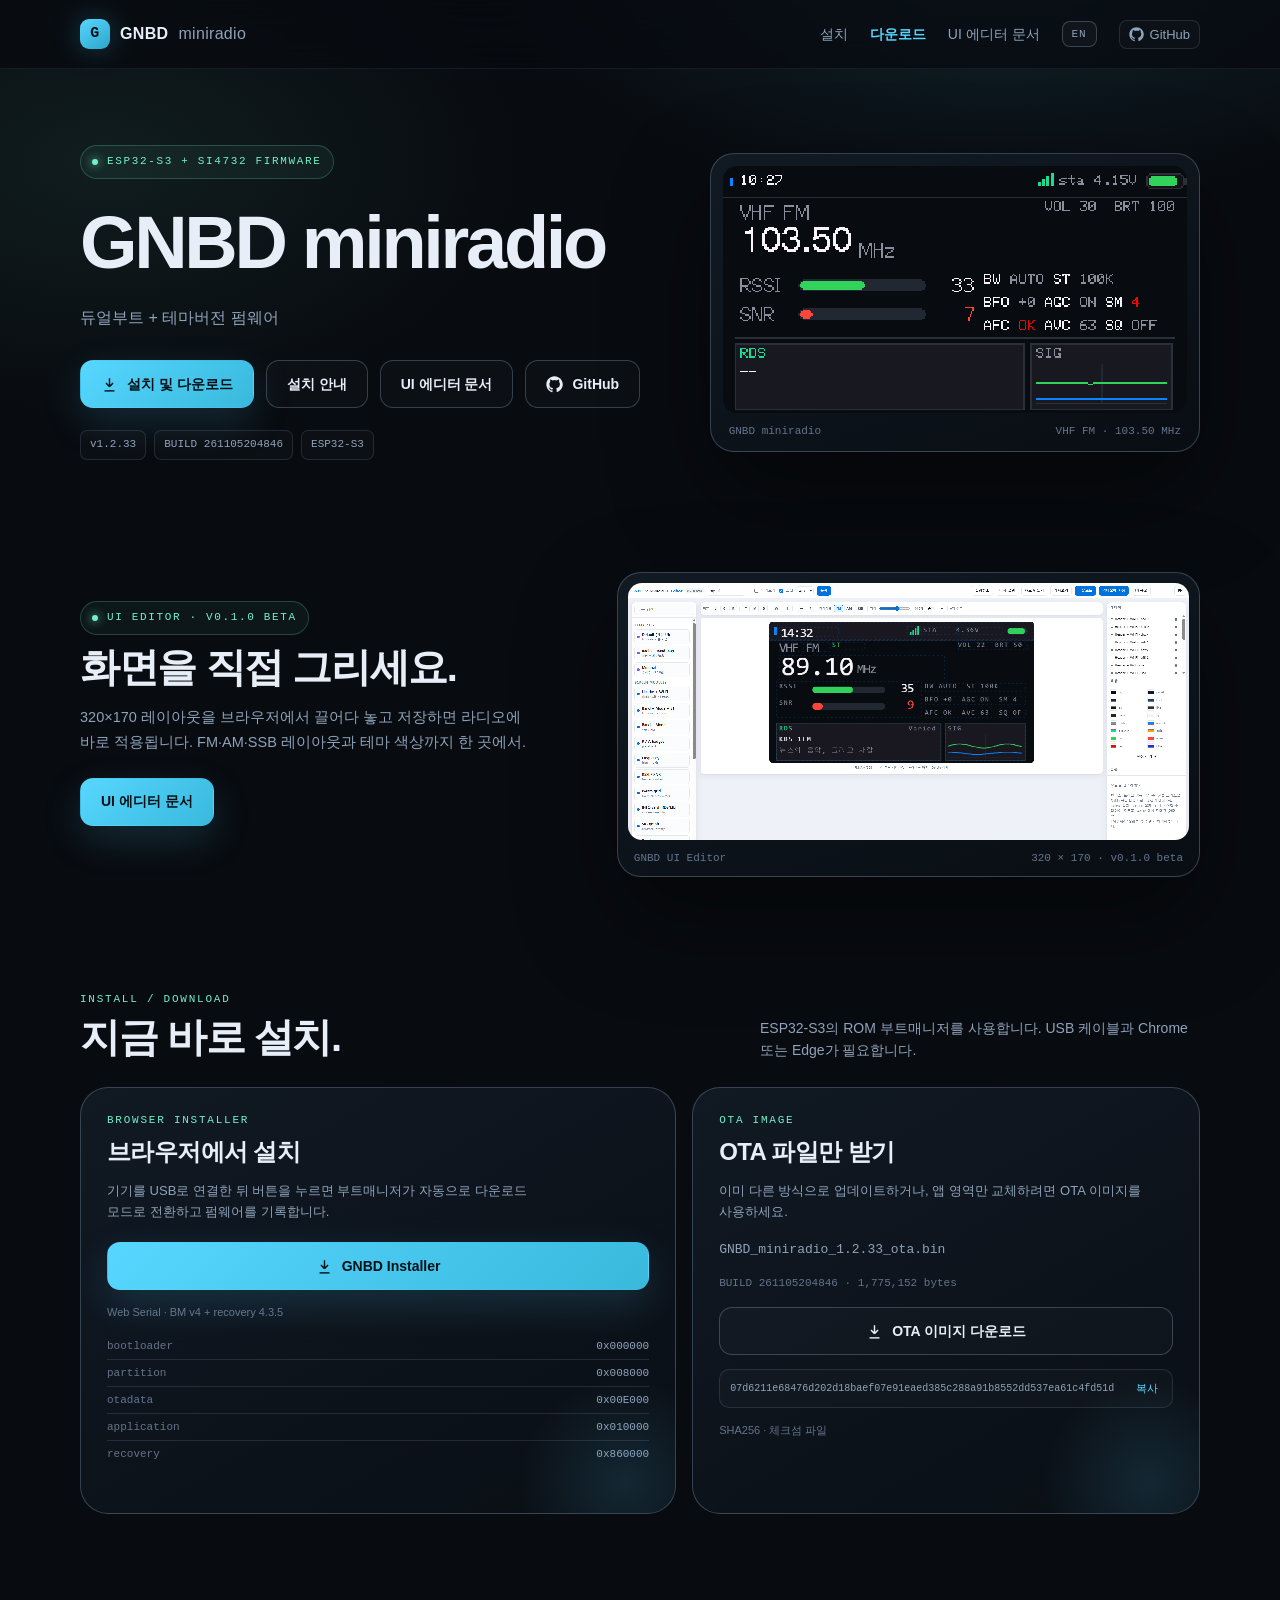
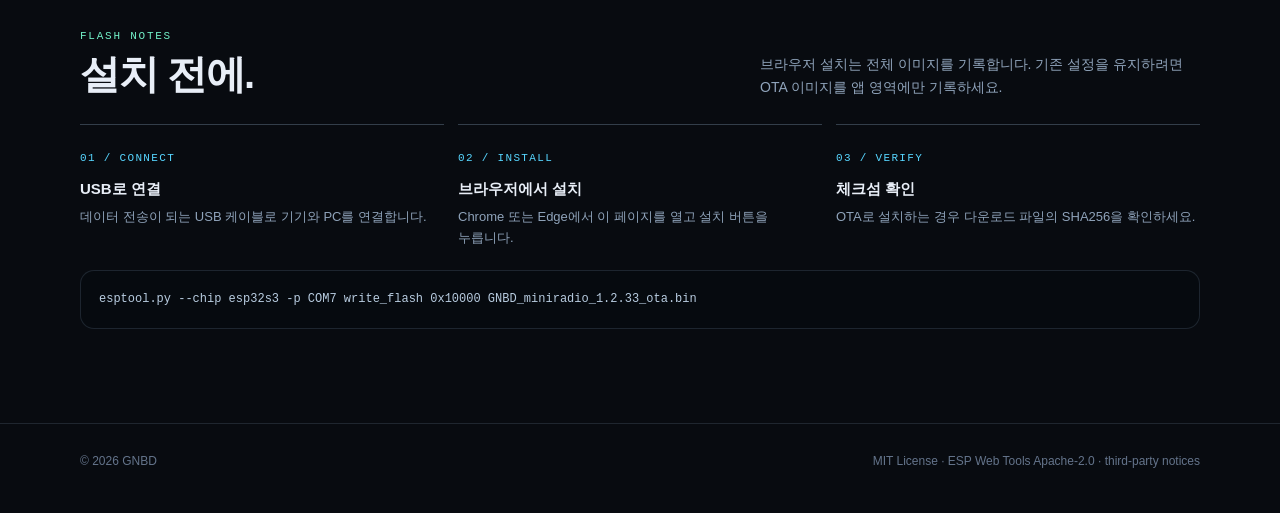
<file: docs/index.html>
<!doctype html>
<html lang="ko">
<head>
<meta charset="utf-8">
<meta name="viewport" content="width=device-width, initial-scale=1">
<meta name="theme-color" content="#0a0e14">
<title>GNBD miniradio</title>
<meta name="description" content="GNBD miniradio firmware for ESP32-S3 and SI4732. Install from your browser or download the OTA image.">
<style>
  :root{
    --bg:#080b10;
    --panel:#0f151d;
    --line:rgba(148,178,209,.16);
    --line-strong:rgba(148,178,209,.30);
    --text:#e8eef7;
    --muted:#8fa3ba;
    --dim:#64748b;
    --accent:#57d6ff;
    --accent-2:#72f1c8;
    --gold:#ffd166;
    --mono:ui-monospace,SFMono-Regular,Consolas,"Liberation Mono",monospace;
    --sans:"Segoe UI","Malgun Gothic","Apple SD Gothic Neo","Noto Sans KR",sans-serif;
  }
  *{box-sizing:border-box}
  html{scroll-behavior:smooth}
  body{
    margin:0;background:var(--bg);color:var(--text);font-family:var(--sans);
    line-height:1.6;word-break:keep-all;-webkit-font-smoothing:antialiased;
    background-image:
      radial-gradient(900px 500px at 78% -10%,rgba(87,214,255,.14),transparent 60%),
      radial-gradient(700px 420px at 8% 18%,rgba(114,241,200,.08),transparent 62%);
    background-attachment:fixed;
  }
  a{color:inherit;text-decoration:none}
  .wrap{width:min(1120px,calc(100% - 40px));margin:0 auto}
  header{
    position:sticky;top:0;z-index:20;backdrop-filter:blur(18px);
    background:rgba(8,11,16,.72);border-bottom:1px solid rgba(148,178,209,.10);
  }
  nav{height:68px;display:flex;align-items:center;justify-content:space-between;gap:24px}
  .brand{display:flex;align-items:center;gap:10px;font-weight:700;letter-spacing:.02em}
  .brand .mark{
    width:30px;height:30px;border-radius:9px;display:grid;place-items:center;
    background:linear-gradient(145deg,var(--accent),#2ca6c9);color:#041016;
    font-family:var(--mono);font-size:15px;font-weight:800;
    box-shadow:0 0 28px rgba(87,214,255,.25);
  }
  .brand span{color:var(--muted);font-weight:500}
  .navlinks{display:flex;align-items:center;gap:22px;font-size:14px;color:var(--muted)}
  .navlinks a:hover{color:var(--text)}
  .navlinks .nav-dl{color:var(--accent);font-weight:600}
  .lang{border:1px solid var(--line-strong);background:rgba(255,255,255,.03);color:var(--muted);font:11px var(--mono);letter-spacing:.08em;border-radius:8px;padding:6px 9px;cursor:pointer}
  .lang:hover{color:var(--text);background:rgba(255,255,255,.06)}
  .gh{display:inline-flex;align-items:center;gap:6px;color:var(--muted);font-size:13px;padding:6px 9px;border:1px solid var(--line);border-radius:8px;background:rgba(255,255,255,.02);cursor:pointer;text-decoration:none}
  .gh:hover{color:var(--text);background:rgba(255,255,255,.06)}
  .gh svg{width:15px;height:15px}
  .ghdrop{position:relative;display:inline-block}
  .ghmenu{position:absolute;top:calc(100% + 8px);right:0;min-width:230px;background:#0b1118;border:1px solid var(--line);border-radius:10px;box-shadow:0 14px 34px rgba(0,0,0,.5);display:none;z-index:60;overflow:hidden}
  .ghdrop.open .ghmenu{display:block}
  .ghmenu a{display:flex;flex-direction:column;gap:2px;padding:10px 14px;color:var(--muted);font-size:13px;text-decoration:none;border-bottom:1px solid var(--line)}
  .ghmenu a:last-child{border-bottom:none}
  .ghmenu a:hover{background:rgba(255,255,255,.06);color:var(--text)}
  .ghmenu a b{font-size:13px;color:var(--text);font-weight:600}
  .ghmenu a span{font:11px var(--mono);color:var(--dim)}
  .ghdrop.ghleft .ghmenu{right:auto;left:0}
  .hero{padding:76px 0 54px;display:grid;grid-template-columns:1.08fr .92fr;gap:54px;align-items:center}
  .eyebrow{
    display:inline-flex;align-items:center;gap:9px;font-family:var(--mono);
    font-size:11px;letter-spacing:.15em;color:var(--accent-2);text-transform:uppercase;
    border:1px solid rgba(114,241,200,.22);background:rgba(114,241,200,.05);
    padding:7px 11px;border-radius:999px;
  }
  .eyebrow:before{content:"";width:6px;height:6px;border-radius:50%;background:var(--accent-2);box-shadow:0 0 10px var(--accent-2)}
  h1{font-size:clamp(42px,6.4vw,74px);line-height:1.08;letter-spacing:-.045em;margin:24px 0 22px;font-weight:800}
  h1 em{font-style:normal;color:var(--accent);text-shadow:0 0 34px rgba(87,214,255,.25)}
  .lede{max-width:540px;color:var(--muted);font-size:16px;margin:0 0 30px}
  .actions{display:flex;flex-wrap:wrap;gap:12px;margin-bottom:22px}
  .btn{
    display:inline-flex;align-items:center;justify-content:center;gap:9px;
    min-height:48px;padding:0 20px;border-radius:13px;font-weight:700;font-size:14px;
    border:1px solid transparent;transition:.18s ease;cursor:pointer;
  }
  .btn svg{width:17px;height:17px}
  .btn.primary{background:linear-gradient(135deg,var(--accent),#39b9dc);color:#031018;box-shadow:0 14px 40px rgba(87,214,255,.16)}
  .btn.primary:hover{transform:translateY(-1px);box-shadow:0 18px 50px rgba(87,214,255,.24)}
  .btn.ghost{border-color:var(--line-strong);color:var(--text);background:rgba(255,255,255,.02)}
  .btn.ghost:hover{background:rgba(255,255,255,.05)}
  .meta{display:flex;flex-wrap:wrap;gap:8px}
  .chip{
    font-family:var(--mono);font-size:11px;color:var(--muted);
    padding:5px 9px;border:1px solid var(--line);border-radius:7px;background:rgba(255,255,255,.02);
  }
  .screen-card{
    margin:0;padding:12px;border:1px solid var(--line-strong);border-radius:24px;
    background:linear-gradient(160deg,rgba(18,27,37,.96),rgba(9,14,20,.98));
    box-shadow:0 40px 100px rgba(0,0,0,.45);
  }
  .screen-card img{display:block;width:100%;height:auto;border-radius:14px;image-rendering:pixelated}
  .screen-card figcaption{display:flex;justify-content:space-between;gap:12px;padding:12px 6px 2px;font:11px var(--mono);color:var(--dim)}
  .editor-grid{display:grid;grid-template-columns:.92fr 1.08fr;gap:40px;align-items:center}
  .editor-grid .screen-card{padding:10px}
  .section-desc{margin:14px 0 22px;color:var(--muted);font-size:14.5px;line-height:1.75;max-width:470px}
  @media(max-width:900px){.editor-grid{grid-template-columns:1fr;gap:26px}}
  section{padding:58px 0}
  .section-head{display:flex;align-items:end;justify-content:space-between;gap:30px;margin-bottom:26px}
  .kicker{font:11px var(--mono);letter-spacing:.16em;text-transform:uppercase;color:var(--accent-2)}
  h2{font-size:clamp(27px,4vw,40px);line-height:1.18;letter-spacing:-.035em;margin:9px 0 0;font-weight:750}
  .section-head p{max-width:440px;color:var(--muted);font-size:14px;margin:0}
  .installer-grid{display:grid;grid-template-columns:1.08fr .92fr;gap:16px}
  .installer-card{
    border:1px solid var(--line-strong);border-radius:28px;padding:26px;
    background:linear-gradient(150deg,rgba(18,27,37,.92),rgba(10,15,22,.97));
    position:relative;overflow:hidden;
  }
  .installer-card:after{
    content:"";position:absolute;right:-60px;bottom:-80px;width:220px;height:220px;
    background:radial-gradient(circle,rgba(87,214,255,.12),transparent 68%);pointer-events:none;
  }
  .installer-card h3{font-size:24px;letter-spacing:-.025em;margin:7px 0 9px}
  .installer-card p{font-size:13px;color:var(--muted);margin:0 0 20px;max-width:440px}
  .installer-card .hint{font-size:11px;color:var(--dim);margin:14px 0 0}
  .installer-card .btn{width:100%;position:relative;z-index:1}
  .installer-lines{display:grid;gap:7px;margin:18px 0 20px;font:11px var(--mono);color:var(--muted)}
  .installer-lines span{display:flex;justify-content:space-between;gap:14px;border-bottom:1px solid var(--line);padding-bottom:7px}
  .installer-lines span:last-child{border-bottom:0}
  .installer-lines b{font-weight:500;color:var(--dim)}
  .file{font:12px var(--mono);color:var(--text);word-break:break-all;margin:0 0 4px}
  .sub{font:11px var(--mono);color:var(--dim);margin-bottom:18px}
  .sha{
    display:flex;align-items:center;gap:8px;border:1px solid var(--line);border-radius:10px;
    padding:9px 10px;background:rgba(255,255,255,.02);position:relative;z-index:1;
  }
  .sha code{font:10px var(--mono);color:var(--muted);overflow:hidden;text-overflow:ellipsis;white-space:nowrap;flex:1}
  .sha button{border:0;background:transparent;color:var(--accent);font:11px var(--mono);cursor:pointer;padding:2px 4px}
  esp-web-install-button{display:block;margin-top:4px;position:relative;z-index:1}
  .unsupported{display:block;font-size:12px;color:var(--gold);margin-top:10px}
  .install{display:grid;grid-template-columns:repeat(3,1fr);gap:14px}
  .step{border-top:1px solid var(--line-strong);padding-top:18px}
  .step b{font:11px var(--mono);color:var(--accent);letter-spacing:.12em}
  .step h3{font-size:15px;margin:8px 0 6px}
  .step p{font-size:13px;color:var(--muted);margin:0}
  pre{
    margin:22px 0 0;padding:18px;border:1px solid var(--line);border-radius:14px;
    background:#060a0f;color:#b8cce0;font:12px/1.7 var(--mono);overflow:auto;
  }
  footer{border-top:1px solid var(--line);margin-top:36px;padding:28px 0 42px;color:var(--dim);font-size:12px}
  .footer-row{display:flex;justify-content:space-between;gap:20px;flex-wrap:wrap}
  .footer-row a{color:var(--muted)}
  .footer-row a:hover{color:var(--text)}
  @media(max-width:860px){
    .hero{grid-template-columns:1fr;gap:38px;padding-top:54px}
    .installer-grid{grid-template-columns:1fr}
    .install{grid-template-columns:1fr}
    .navlinks a:not(.nav-dl){display:none}
  }
  @media(max-width:560px){
    .wrap{width:min(100% - 28px,1120px)}
    .section-head{display:block}
    .section-head p{margin-top:10px}
  }
</style>
</head>
<body>
<header>
  <div class="wrap">
    <nav>
      <a class="brand" href="#">
        <span class="mark">G</span> GNBD <span>miniradio</span>
      </a>
      <div class="navlinks">
        <a href="#install" data-i18n="navInstall">설치</a>
        <a class="nav-dl" href="#download" data-i18n="navDownload">다운로드</a>
        <a href="docs.html" data-i18n="navDocs">UI 에디터 문서</a>
        <button class="lang" id="lang" type="button">EN</button>
        <span class="ghdrop" id="ghHdr">
          <button class="gh" type="button" aria-label="GitHub repositories" onclick="document.getElementById('ghHdr').classList.toggle('open')"><svg viewBox="0 0 24 24" fill="currentColor" aria-hidden="true"><path d="M12 .5C5.65.5.5 5.65.5 12c0 5.1 3.3 9.4 7.9 10.9.6.1.8-.3.8-.6v-2.1c-3.2.7-3.9-1.4-3.9-1.4-.5-1.3-1.3-1.7-1.3-1.7-1.1-.7.1-.7.1-.7 1.2.1 1.8 1.2 1.8 1.2 1.1 1.8 2.8 1.3 3.5 1 .1-.8.4-1.3.7-1.6-2.6-.3-5.3-1.3-5.3-5.8 0-1.3.5-2.3 1.2-3.1-.1-.3-.5-1.5.1-3.1 0 0 1-.3 3.2 1.2a11 11 0 0 1 5.8 0c2.2-1.5 3.2-1.2 3.2-1.2.6 1.6.2 2.8.1 3.1.8.8 1.2 1.8 1.2 3.1 0 4.5-2.7 5.5-5.3 5.8.4.3.7 1 .7 2v3c0 .3.2.7.8.6 4.6-1.5 7.9-5.8 7.9-10.9C23.5 5.65 18.35.5 12 .5z"/></svg><span>GitHub</span></button>
          <span class="ghmenu">
            <a href="https://github.com/GNBD/ats-mini-dualboot" target="_blank" rel="noopener"><b>ATS Mini Dualboot</b><span>github.com/GNBD/ats-mini-dualboot</span></a>
            <a href="https://github.com/GNBD/miniradio" target="_blank" rel="noopener"><b>GNBD miniradio</b><span>github.com/GNBD/miniradio</span></a>
          </span>
        </span>
      </div>
    </nav>
  </div>
</header>

<main>
  <section class="hero wrap">
    <div>
      <div class="eyebrow">ESP32-S3 + SI4732 FIRMWARE</div>
      <h1 data-i18n="heroTitle">GNBD miniradio</h1>
      <p class="lede" data-i18n="heroLede">듀얼부트 + 테마버전 펌웨어</p>
      <div class="actions">
        <a class="btn primary" href="#download">
          <svg viewBox="0 0 24 24" fill="none" stroke="currentColor" stroke-width="2"><path d="M12 3v12m0 0 5-5m-5 5-5-5"/><path d="M5 21h14"/></svg>
          <span data-i18n="btnInstall">설치 및 다운로드</span>
        </a>
        <a class="btn ghost" href="#install"><span data-i18n="btnGuide">설치 안내</span></a>
        <a class="btn ghost" href="docs.html"><span data-i18n="btnUiDocs">UI 에디터 문서</span></a>
        <span class="ghdrop ghleft" id="ghHero">
          <button class="btn ghost" type="button" onclick="document.getElementById('ghHero').classList.toggle('open')">
            <svg viewBox="0 0 24 24" fill="currentColor" aria-hidden="true"><path d="M12 .5C5.65.5.5 5.65.5 12c0 5.1 3.3 9.4 7.9 10.9.6.1.8-.3.8-.6v-2.1c-3.2.7-3.9-1.4-3.9-1.4-.5-1.3-1.3-1.7-1.3-1.7-1.1-.7.1-.7.1-.7 1.2.1 1.8 1.2 1.8 1.2 1.1 1.8 2.8 1.3 3.5 1 .1-.8.4-1.3.7-1.6-2.6-.3-5.3-1.3-5.3-5.8 0-1.3.5-2.3 1.2-3.1-.1-.3-.5-1.5.1-3.1 0 0 1-.3 3.2 1.2a11 11 0 0 1 5.8 0c2.2-1.5 3.2-1.2 3.2-1.2.6 1.6.2 2.8.1 3.1.8.8 1.2 1.8 1.2 3.1 0 4.5-2.7 5.5-5.3 5.8.4.3.7 1 .7 2v3c0 .3.2.7.8.6 4.6-1.5 7.9-5.8 7.9-10.9C23.5 5.65 18.35.5 12 .5z"/></svg>
            <span>GitHub</span>
          </button>
          <span class="ghmenu">
            <a href="https://github.com/GNBD/ats-mini-dualboot" target="_blank" rel="noopener"><b>ATS Mini Dualboot</b><span>github.com/GNBD/ats-mini-dualboot</span></a>
            <a href="https://github.com/GNBD/miniradio" target="_blank" rel="noopener"><b>GNBD miniradio</b><span>github.com/GNBD/miniradio</span></a>
          </span>
        </span>
      </div>
      <div class="meta">
        <span class="chip">v1.2.33</span>
        <span class="chip">BUILD 261105204846</span>
        <span class="chip">ESP32-S3</span>
      </div>
    </div>

    <figure class="screen-card">
      <img src="download/miniradio.png" width="320" height="170" alt="GNBD miniradio radio screen">
      <figcaption><span>GNBD miniradio</span><span>VHF FM · 103.50 MHz</span></figcaption>
    </figure>
  </section>

<section class="wrap editor-grid" id="editor">
    <div>
      <div class="eyebrow">UI EDITOR · v0.1.0 beta</div>
      <h2 data-i18n="editorTitle">화면을 직접 그리세요.</h2>
      <p class="section-desc" data-i18n="editorDesc">320×170 레이아웃을 브라우저에서 끌어다 놓고 저장하면 라디오에 바로 적용됩니다. FM·AM·SSB 레이아웃과 테마 색상까지 한 곳에서.</p>
      <div class="actions">
        <a class="btn primary" href="docs.html"><span data-i18n="btnUiDocs">UI 에디터 문서</span></a>
      </div>
    </div>
    <figure class="screen-card">
      <img src="download/editor.png" loading="lazy" alt="GNBD MINI-radio UI Editor screenshot">
      <figcaption><span>GNBD UI Editor</span><span>320 × 170 · v0.1.0 beta</span></figcaption>
    </figure>
  </section>

  <section id="download" class="wrap">
    <div class="section-head">
      <div>
        <div class="kicker">Install / Download</div>
        <h2 data-i18n="installTitle">지금 바로 설치.</h2>
      </div>
      <p data-i18n="installDesc">ESP32-S3의 ROM 부트매니저를 사용합니다. USB 케이블과 Chrome 또는 Edge가 필요합니다.</p>
    </div>

    <div class="installer-grid">
      <article class="installer-card">
        <div class="kicker">Browser installer</div>
        <h3 data-i18n="browserTitle">브라우저에서 설치</h3>
        <p data-i18n="browserDesc">기기를 USB로 연결한 뒤 버튼을 누르면 부트매니저가 자동으로 다운로드 모드로 전환하고 펌웨어를 기록합니다.</p>
        <esp-web-install-button manifest="manifest.json">
          <button slot="activate" class="btn primary">
            <svg viewBox="0 0 24 24" fill="none" stroke="currentColor" stroke-width="2"><path d="M12 3v12m0 0 5-5m-5 5-5-5"/><path d="M5 21h14"/></svg>
            GNBD Installer
          </button>
          <span slot="unsupported" class="unsupported">Chrome 또는 Edge에서 HTTPS로 열어주세요.</span>
          <span slot="not-allowed" class="unsupported">이 브라우저에서는 Web Serial을 사용할 수 없습니다.</span>
        </esp-web-install-button>
        <p class="hint">Web Serial · BM v4 + recovery 4.3.5</p>
        <div class="installer-lines">
          <span><b>bootloader</b> 0x000000</span>
          <span><b>partition</b> 0x008000</span>
          <span><b>otadata</b> 0x00E000</span>
          <span><b>application</b> 0x010000</span>
          <span><b>recovery</b> 0x860000</span>
        </div>
      </article>

      <article class="installer-card">
        <div class="kicker">OTA image</div>
        <h3 data-i18n="otaTitle">OTA 파일만 받기</h3>
        <p data-i18n="otaDesc">이미 다른 방식으로 업데이트하거나, 앱 영역만 교체하려면 OTA 이미지를 사용하세요.</p>
        <p class="file">GNBD_miniradio_1.2.33_ota.bin</p>
        <div class="sub">BUILD 261105204846 · 1,775,152 bytes</div>
        <a class="btn ghost" href="download/GNBD_miniradio_1.2.33_ota.bin" download>
          <svg viewBox="0 0 24 24" fill="none" stroke="currentColor" stroke-width="2"><path d="M12 3v12m0 0 5-5m-5 5-5-5"/><path d="M5 21h14"/></svg>
          <span data-i18n="otaBtn">OTA 이미지 다운로드</span>
        </a>
        <!-- 이전 버전 링크: 필요 시 주석 해제 (docs/old.html)
        <a class="btn ghost" href="old.html" style="margin-top:8px">
          <svg viewBox="0 0 24 24" fill="none" stroke="currentColor" stroke-width="2"><path d="M12 8v9m0 0 4-4m-4 4-4-4"/><path d="M4 4h16"/></svg>
          <span>이전 버전 다운로드</span>
        </a>
        -->
        <div class="sha" style="margin-top:14px">
          <code id="sha">07d6211e68476d202d18baef07e91eaed385c288a91b8552dd537ea61c4fd51d</code>
          <button id="copy" type="button" data-i18n="copy">복사</button>
        </div>
        <p class="hint">SHA256 · <a href="download/SHA256SUMS.txt" download data-i18n="checksumFile">체크섬 파일</a></p>
      </article>
    </div>
  </section>

  <section id="install" class="wrap">
    <div class="section-head">
      <div>
        <div class="kicker">Flash notes</div>
        <h2 data-i18n="notesTitle">설치 전에.</h2>
      </div>
      <p data-i18n="notesDesc">브라우저 설치는 전체 이미지를 기록합니다. 기존 설정을 유지하려면 OTA 이미지를 앱 영역에만 기록하세요.</p>
    </div>
    <div class="install">
      <div class="step"><b>01 / CONNECT</b><h3 data-i18n="step1Title">USB로 연결</h3><p data-i18n="step1Desc">데이터 전송이 되는 USB 케이블로 기기와 PC를 연결합니다.</p></div>
      <div class="step"><b>02 / INSTALL</b><h3 data-i18n="step2Title">브라우저에서 설치</h3><p data-i18n="step2Desc">Chrome 또는 Edge에서 이 페이지를 열고 설치 버튼을 누릅니다.</p></div>
      <div class="step"><b>03 / VERIFY</b><h3 data-i18n="step3Title">체크섬 확인</h3><p data-i18n="step3Desc">OTA로 설치하는 경우 다운로드 파일의 SHA256을 확인하세요.</p></div>
    </div>
<pre>esptool.py --chip esp32s3 -p COM7 write_flash 0x10000 GNBD_miniradio_1.2.33_ota.bin</pre>
  </section>
</main>

<footer>
  <div class="wrap footer-row">
    <span>© <span id="year">2026</span> GNBD</span>
    <span>MIT License · ESP Web Tools Apache-2.0 · third-party notices</span>
  </div>
</footer>

<script type="module" src="vendor/esp-web-tools/install-button.js"></script>
<script>
  /* GitHub repo dropdown: header + hero. Click outside closes it. */
  document.addEventListener('click', (e) => {
    document.querySelectorAll('.ghdrop.open').forEach((d) => {
      if (!d.contains(e.target)) d.classList.remove('open');
    });
  });
  const I18N = {
    ko: {
      navInstall: "설치",
      navDownload: "다운로드",
      navDocs: "UI 에디터 문서",
      editorTitle: "화면을 직접 그리세요.",
      editorDesc: "320×170 레이아웃을 브라우저에서 끌어다 놓고 저장하면 라디오에 바로 적용됩니다. FM·AM·SSB 레이아웃과 테마 색상까지 한 곳에서.",
      heroTitle: "GNBD miniradio",
      heroLede: "듀얼부트 + 테마버전 펌웨어",
      btnInstall: "설치 및 다운로드",
      btnGuide: "설치 안내",
      btnUiDocs: "UI 에디터 문서",
      installTitle: "지금 바로 설치.",
      installDesc: "ESP32-S3의 ROM 부트매니저를 사용합니다. USB 케이블과 Chrome 또는 Edge가 필요합니다.",
      browserTitle: "브라우저에서 설치",
      browserDesc: "기기를 USB로 연결한 뒤 버튼을 누르면 부트매니저가 자동으로 다운로드 모드로 전환하고 펌웨어를 기록합니다.",
      otaTitle: "OTA 파일만 받기",
      otaDesc: "이미 다른 방식으로 업데이트하거나, 앱 영역만 교체하려면 OTA 이미지를 사용하세요.",
      otaBtn: "OTA 이미지 다운로드",
      notesTitle: "설치 전에.",
      notesDesc: "브라우저 설치는 전체 이미지를 기록합니다. 기존 설정을 유지하려면 OTA 이미지를 앱 영역에만 기록하세요.",
      step1Title: "USB로 연결", step1Desc: "데이터 전송이 되는 USB 케이블로 기기와 PC를 연결합니다.",
      step2Title: "브라우저에서 설치", step2Desc: "Chrome 또는 Edge에서 이 페이지를 열고 설치 버튼을 누릅니다.",
      step3Title: "체크섬 확인", step3Desc: "OTA로 설치하는 경우 다운로드 파일의 SHA256을 확인하세요.",
      copy: "복사", copied: "복사됨", copyFail: "실패", checksumFile: "체크섬 파일"
    },
    en: {
      navInstall: "Install",
      navDownload: "Download",
      navDocs: "UI Editor Docs",
      editorTitle: "Draw the screen yourself.",
      editorDesc: "Drag widgets into the 320×170 layout in your browser and save — the radio updates instantly. FM, AM and SSB layouts plus theme colors in one place.",
      heroTitle: "GNBD miniradio",
      heroLede: "Dual Boot + Theme Version firmware",
      btnInstall: "Install & download",
      btnGuide: "Install guide",
      btnUiDocs: "UI Editor Docs",
      installTitle: "Install now.",
      installDesc: "Uses the ESP32-S3 ROM bootloader. You need a USB data cable and Chrome or Edge.",
      browserTitle: "Install from browser",
      browserDesc: "Connect the device over USB, then press the button. The bootloader switches to download mode and writes the firmware automatically.",
      otaTitle: "Download OTA only",
      otaDesc: "Use the OTA image if you update another way or only want to replace the application partition.",
      otaBtn: "Download OTA image",
      notesTitle: "Before you install.",
      notesDesc: "Browser install writes the full image. To keep existing settings, write the OTA image to the application area only.",
      step1Title: "Connect USB", step1Desc: "Connect the device to your PC with a USB data cable.",
      step2Title: "Install in browser", step2Desc: "Open this page in Chrome or Edge and press the install button.",
      step3Title: "Verify checksum", step3Desc: "For OTA updates, compare the downloaded file against the SHA256 above.",
      copy: "Copy", copied: "Copied", copyFail: "Failed", checksumFile: "Checksum file"
    }
  };
  const langBtn = document.getElementById('lang');
  function applyLang(lang) {
    document.querySelectorAll('[data-i18n]').forEach(el => {
      const value = I18N[lang][el.dataset.i18n];
      if (value === undefined) return;
      if (el.hasAttribute('data-i18n-html')) el.innerHTML = value;
      else el.textContent = value;
    });
    document.documentElement.lang = lang;
    if (langBtn) langBtn.textContent = lang === 'ko' ? 'EN' : 'KO';
    try { localStorage.setItem('gnbd-lang', lang); } catch {}
  }
  const langQuery = new URLSearchParams(location.search).get('lang');
  let currentLang = langQuery === 'en' ? 'en' : 'ko';
  if (!langQuery) {
    try { currentLang = localStorage.getItem('gnbd-lang') || 'ko'; } catch {}
  }
  applyLang(currentLang);
  if (langBtn) langBtn.addEventListener('click', () => {
    currentLang = currentLang === 'ko' ? 'en' : 'ko';
    applyLang(currentLang);
  });
  const sha = document.getElementById('sha');
  const copy = document.getElementById('copy');
  copy?.addEventListener('click', async () => {
    try {
      await navigator.clipboard.writeText(sha.textContent.trim());
      copy.textContent = I18N[currentLang].copied;
      setTimeout(() => copy.textContent = I18N[currentLang].copy, 1400);
    } catch {
      copy.textContent = I18N[currentLang].copyFail;
      setTimeout(() => copy.textContent = I18N[currentLang].copy, 1400);
    }
  });
  document.getElementById('year').textContent = new Date().getFullYear();
</script>
</body>
</html>
</file>
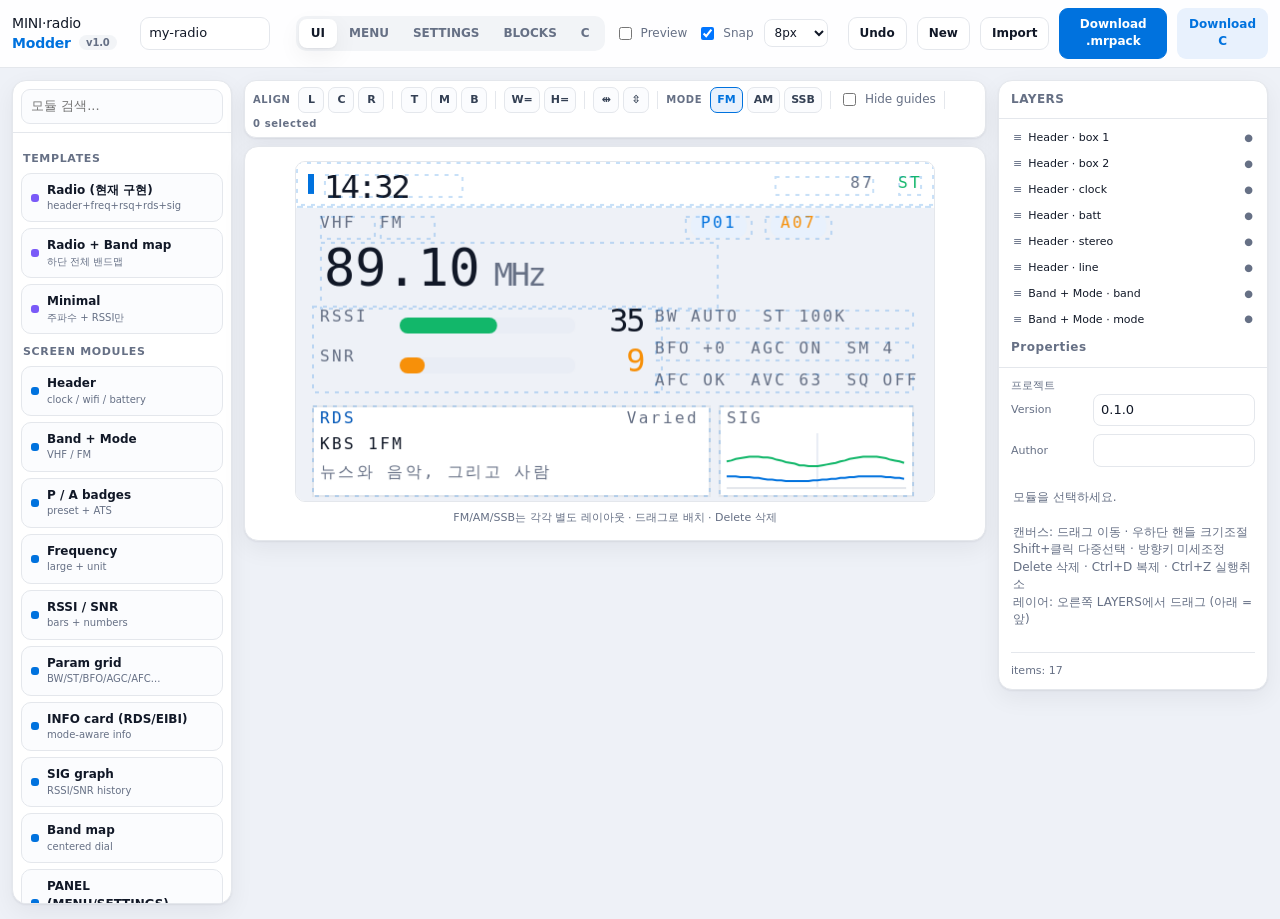
<file: NEWPROJECT/index.html>
<!doctype html>
<html lang="ko">
<head>
<meta charset="utf-8">
<meta name="viewport" content="width=device-width, initial-scale=1">
<title>MINI-radio Modder Studio v1.0</title>
<link rel="stylesheet" href="css/app.css">
</head>
<body>
<header class="top">
  <div class="brand">MINI&middot;radio <b>Modder</b> <span class="tag">v1.0</span></div>
  <input id="projName" class="pname" value="my-radio" title="project name">
  <span id="dirtyDot" class="dirtydot" title="저장 안 됨 — Download로 저장하세요">●</span>
  <div class="tabs">
    <button id="tabUI" class="tab on" data-mode="ui">UI</button>
    <button id="tabMenu" class="tab" data-mode="menu">MENU</button>
    <button id="tabSet" class="tab" data-mode="settings">SETTINGS</button>
    <button id="tabLogic" class="tab" data-mode="logic">BLOCKS</button>
    <button id="tabCode" class="tab" data-mode="code">C</button>
  </div>
  <label class="chk"><input type="checkbox" id="previewChk"> Preview</label>
  <label class="chk"><input type="checkbox" id="gridChk" checked> Snap</label>
  <select id="gridSize" class="sel" title="스냅 간격">
    <option value="1">1px</option><option value="2">2px</option>
    <option value="4">4px</option><option value="8" selected>8px</option>
    <option value="10">10px</option>
  </select>
  <span class="sp"></span>
  <button id="btnUndo" class="btn">Undo</button>
  <button id="btnNew" class="btn">New</button>
  <button id="btnImport" class="btn">Import</button>
  <button id="btnExport" class="btn primary" title="프로젝트 파일 다운로드">Download .mrpack</button>
  <button id="btnExportC" class="btn soft" title="main/ui_custom_layout.h 다운로드">Download C</button>
  <input type="file" id="fileIn" accept=".json,.mrpack" hidden>
</header>

<main class="wrap">
  <aside class="palette" id="palette">
    <div class="psearch"><input id="search" placeholder="모듈 검색..."></div>
    <div id="paletteBody"></div>
  </aside>

  <section class="stage" id="stage">
    <div class="stageui" id="stageUI">
      <div class="aligntools">
        <span class="lb">ALIGN</span>
        <button class="tb" data-align="left" title="왼쪽 맞춤">L</button>
        <button class="tb" data-align="hcenter" title="가로 가운데">C</button>
        <button class="tb" data-align="right" title="오른쪽 맞춤">R</button>
        <span class="sp2"></span>
        <button class="tb" data-align="top" title="위쪽 맞춤">T</button>
        <button class="tb" data-align="vcenter" title="세로 가운데">M</button>
        <button class="tb" data-align="bottom" title="아래쪽 맞춤">B</button>
        <span class="sp2"></span>
        <button class="tb" data-align="width" title="같은 너비">W=</button>
        <button class="tb" data-align="height" title="같은 높이">H=</button>
        <span class="sp2"></span>
        <button class="tb" data-align="disth" title="가로 균등 분배">⇹</button>
        <button class="tb" data-align="distv" title="세로 균등 분배">⇳</button>
        <span class="sp2"></span>
        <span class="lb">MODE</span>
        <button class="tb pmode on" data-pmode="0" title="FM 레이아웃 편집">FM</button>
        <button class="tb pmode" data-pmode="1" title="AM 레이아웃 편집">AM</button>
        <button class="tb pmode" data-pmode="2" title="SSB 레이아웃 편집">SSB</button>
        <span class="sp2"></span>
        <label class="chk"><input type="checkbox" id="hideGuidesChk"> Hide guides</label>
        <span class="sp2"></span>
        <span class="lb" id="selInfo">0 selected</span>
      </div>
      <div class="canvasBox">
        <canvas id="screen" width="640" height="340"></canvas>
        <div class="hintbar" id="hud">FM/AM/SSB는 각각 별도 레이아웃 · 드래그로 배치 · Delete 삭제</div>
      </div>
    </div>
    <div class="stagelogic" id="stageLogic" hidden>
      <div class="logicbar">
        <button id="btnAddRule" class="btn primary">+ Rule</button>
        <button id="btnSampleA" class="btn soft" title="RSSI 임계값 → 토스트 예제">Sample A</button>
        <button id="btnSampleUi" class="btn soft" title="메뉴 SCAN → SEEK 예제">Sample UI</button>
        <button id="btnModValidate" class="btn">Validate</button>
        <button id="btnModGen" class="btn primary" title="mod_generated.h 다운로드">Generate mod</button>
        <span class="hint">WHEN / IF / DO 칸에 블록을 끌어다 놓으세요</span>
      </div>
      <div id="modErrors" class="moderrors"></div>
      <div id="rules" class="rules"></div>
    </div>
    <div class="stagemanu" id="stageMenu" hidden>
      <div class="logicbar">
        <button id="btnMenuDl" class="btn soft">Download menu_data.c</button>
        <button id="btnMenuRestore" class="btn" title="삭제된 기본 메뉴 항목 복구">Restore</button>
        <select id="menuLayoutSel" class="sel" title="메뉴 배치"><option value="v">세로</option><option value="h">가로</option></select>
        <span class="hint">BACK은 고정 · 드래그로 순서 변경 · 라벨/표시 편집</span>
      </div>
      <div class="menuwrap">
        <div id="menuList" class="menulist"></div>
        <div class="menuprev">
          <div class="mp-title">PREVIEW</div>
          <div id="mpRows"></div>
        </div>
      </div>
    </div>
    <div class="stagecode" id="stageCode" hidden>
      <div class="codebar">
        <input id="cmName" placeholder="name (VU)" />
        <input id="cmGlyph" placeholder="glyph" class="narrow" />
        <input id="cmFn" placeholder="vu_render" class="fn" />
        <button id="btnCmNew" class="btn">+ Module</button>
        <button id="btnCmDel" class="btn">Delete</button>
        <span class="sp"></span>
        <button id="btnCmSave" class="btn primary">Save module</button>
      </div>
      <textarea id="cmCode" class="code" spellcheck="false"></textarea>
      <div class="hint">void &lt;fn&gt;(int x, int y, int w, int h) 형식.
        display_* API 사용 가능. 저장하면 팔레트 CUSTOM (C)에 추가됩니다.</div>
    </div>
    <div class="stagemanu" id="stageSet" hidden>
      <div class="logicbar">
        <button id="btnSetDl" class="btn soft">Download settings_data.c</button>
        <button id="btnSetRestore" class="btn" title="삭제된 기본 설정 항목 복구">Restore</button>
        <select id="setLayoutSel" class="sel" title="메뉴 배치"><option value="v">세로</option><option value="h">가로</option></select>
        <span class="hint">BACK은 고정 · 드래그로 순서 변경 · 라벨/표시 편집</span>
      </div>
      <div class="menuwrap">
        <div id="setList" class="menulist"></div>
        <div class="menuprev">
          <div class="mp-title">PREVIEW</div>
          <div id="spRows"></div>
        </div>
      </div>
    </div>
  </section>

  <aside class="props" id="props">
    <div class="ptitle">LAYERS</div>
    <div id="layersBody" class="layers"></div>
    <div class="ptitle">Properties</div>
    <div id="propsBody" class="pbody"></div>
  </aside>

  <div id="tip" class="tip" hidden>
    <canvas id="tipCanvas" width="640" height="340"></canvas>
    <div class="tt"><b id="tipName"></b><span id="tipSub"></span></div>
  </div>
</main>

<script src="js/catalog.js?v=12"></script>
<script src="js/core/schema.js?v=12"></script>
<script src="js/core/project.js?v=12"></script>
<script src="js/core/validate.js?v=12"></script>
<script src="js/core/ir.js?v=12"></script>
<script src="js/core/cgen.js?v=12"></script>
<script src="js/core/menu_c.js?v=12"></script>
<script src="js/core/layout_c.js?v=12"></script>
<script src="js/render.js?v=12"></script>
<script src="js/editor.js?v=12"></script>
<script src="js/blocks.js?v=12"></script>
<script src="js/menu.js?v=12"></script>
<script src="js/properties.js?v=12"></script>
<script src="js/palette.js?v=12"></script>
<script src="js/code.js?v=12"></script>
<script src="js/cpreview.js?v=12"></script>
<script src="js/layers.js?v=12"></script>
<script src="js/export.js?v=12"></script>
<script src="js/modout.js?v=12"></script>
<script src="js/app.js?v=12"></script>
</body>
</html>
</file>
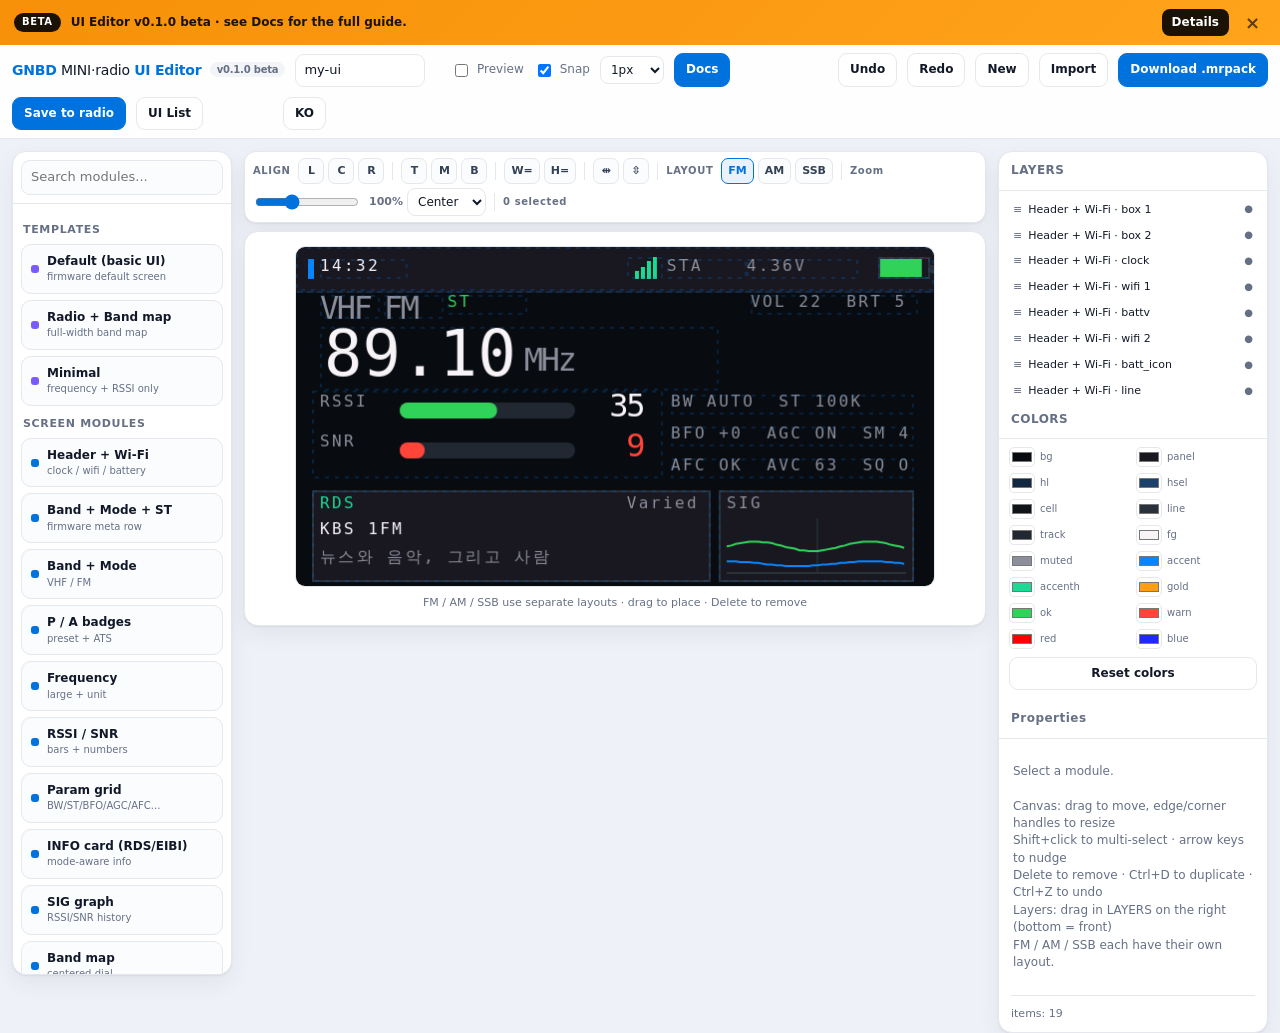
<file: uiedt/index.html>
<!doctype html>
<html lang="ko">
<head>
<meta charset="utf-8">
<meta name="viewport" content="width=device-width, initial-scale=1">
<title>GNBD MINI-radio UI Editor</title>
<link rel="stylesheet" href="css/app.css?v=44">
</head>
<body>
<div id="boot" class="boot" role="status" aria-live="polite">
  <div class="bootbox">
    <div class="bootlogo"><b class="gb">GNBD</b> MINI&middot;radio</div>
    <div class="bootsub">UI Editor</div>
    <div class="bootver">v0.1.0 beta</div>
    <div class="bootbar"><i></i></div>
    <div class="bootmsg" data-i18n="에디터를 불러오는 중...">에디터를 불러오는 중...</div>
  </div>
</div>
<div id="notice" class="notice" hidden>
  <span class="ndot">BETA</span>
  <span class="ntext" data-i18n="UI Editor v0.1.0 beta · 자세한 사용법은 Docs에서 확인하세요.">UI Editor v0.1.0 beta · 자세한 사용법은 Docs에서 확인하세요.</span>
  <a class="nbtn" href="https://gnbdatsmini.netlify.app/docs" target="_blank" rel="noopener noreferrer" data-i18n="자세한 내용">자세한 내용</a>
  <button id="noticeClose" class="nclose" aria-label="close">&times;</button>
</div>
<header class="top">
  <div class="brand"><b>GNBD</b> MINI&middot;radio <b>UI Editor</b> <span class="tag">v0.1.0 beta</span></div>
  <input id="projName" class="pname" value="my-ui" title="project name">
  <span id="dirtyDot" class="dirtydot" data-i18n-title="저장 안 됨 — Download로 저장하세요" title="저장 안 됨 — Download로 저장하세요">●</span>
  <label class="chk"><input type="checkbox" id="previewChk"> <span data-i18n="미리보기">미리보기</span></label>
  <label class="chk" data-i18n-title="스냅 사용"><input type="checkbox" id="gridChk" checked> <span data-i18n="스냅">스냅</span></label>
  <select id="gridSize" class="sel" data-i18n-title="스냅 간격" title="스냅 간격">
    <option value="1" selected>1px</option><option value="2">2px</option>
    <option value="4">4px</option><option value="8">8px</option>
    <option value="10">10px</option>
  </select>
  <a id="btnDocs" class="btn primary" href="https://gnbdatsmini.netlify.app/docs" target="_blank" rel="noopener noreferrer" data-i18n="문서">문서</a>
  <span class="sp"></span>
  <button id="btnUndo" class="btn" data-i18n="실행취소">실행취소</button>
  <button id="btnRedo" class="btn" data-i18n="다시 실행">다시 실행</button>
  <button id="btnNew" class="btn" data-i18n="새로 만들기">새로 만들기</button>
  <button id="btnImport" class="btn" data-i18n="가져오기">가져오기</button>
  <button id="btnExport" class="btn primary" data-i18n-title="UI 프로젝트 파일 다운로드" title="UI 프로젝트 파일 다운로드" data-i18n="다운로드">다운로드</button>
  <button id="btnRadioSave" class="btn primary" data-i18n-title="라디오에 저장하고 즉시 적용" title="라디오에 저장하고 즉시 적용" data-i18n="라디오에 저장">라디오에 저장</button>
  <button id="btnRadioManage" class="btn" data-i18n-title="저장된 UI 목록/불러오기/삭제" title="저장된 UI 목록/불러오기/삭제" data-i18n="UI 목록">UI 목록</button>

  <span id="radioStatus" class="rstatus"></span>
  <button id="langBtn" class="btn" title="Language">KO</button>
  <input type="file" id="fileIn" accept=".json,.mrpack" hidden>
</header>

<main class="wrap">
  <aside class="palette" id="palette">
    <div class="psearch"><input id="search" data-i18n-ph="모듈 검색..." placeholder="모듈 검색..."></div>
    <div id="paletteBody"></div>
  </aside>

  <section class="stage" id="stage">
    <div class="stageui" id="stageUI">
      <div class="aligntools">
        <span class="lb" data-i18n="정렬">정렬</span>
        <button class="tb" data-align="left" data-i18n-title="왼쪽 맞춤" title="왼쪽 맞춤">L</button>
        <button class="tb" data-align="hcenter" data-i18n-title="가로 가운데" title="가로 가운데">C</button>
        <button class="tb" data-align="right" data-i18n-title="오른쪽 맞춤" title="오른쪽 맞춤">R</button>
        <span class="sp2"></span>
        <button class="tb" data-align="top" data-i18n-title="위쪽 맞춤" title="위쪽 맞춤">T</button>
        <button class="tb" data-align="vcenter" data-i18n-title="세로 가운데" title="세로 가운데">M</button>
        <button class="tb" data-align="bottom" data-i18n-title="아래쪽 맞춤" title="아래쪽 맞춤">B</button>
        <span class="sp2"></span>
        <button class="tb" data-align="width" data-i18n-title="같은 너비" title="같은 너비">W=</button>
        <button class="tb" data-align="height" data-i18n-title="같은 높이" title="같은 높이">H=</button>
        <span class="sp2"></span>
        <button class="tb" data-align="disth" data-i18n-title="가로 균등 분배" title="가로 균등 분배">⇹</button>
        <button class="tb" data-align="distv" data-i18n-title="세로 균등 분배" title="세로 균등 분배">⇳</button>
        <span class="sp2"></span>
        <span class="lb" data-i18n="레이아웃">레이아웃</span>
        <button class="tb pmode on" data-pmode="0" data-i18n-title="FM 레이아웃" title="FM 레이아웃">FM</button>
        <button class="tb pmode" data-pmode="1" data-i18n-title="AM 레이아웃" title="AM 레이아웃">AM</button>
        <button class="tb pmode" data-pmode="2" data-i18n-title="SSB 레이아웃" title="SSB 레이아웃">SSB</button>
        <span class="sp2"></span>
        <span class="lb" data-i18n="확대">확대</span>
        <input id="zoomRange" class="rng" type="range" min="50" max="200" step="10" value="100" data-i18n-title="확대 비율" title="확대 비율">
        <span id="zoomVal" class="zoomval">100%</span>
        <select id="zoomAnchor" class="sel" data-i18n-title="확대 기준점" title="확대 기준점">
          <option value="center" data-i18n="중앙">중앙</option>
          <option value="topleft" data-i18n="좌상단">좌상단</option>
        </select>
        <span class="sp2"></span>
        <span class="lb" id="selInfo">0 selected</span>
      </div>
      <div class="canvasBox">
        <canvas id="screen" width="640" height="340"></canvas>
        <div class="hintbar" id="hud" data-i18n="FM/AM/SSB는 각각 별도 레이아웃 · 드래그로 배치 · Delete 삭제">FM/AM/SSB는 각각 별도 레이아웃 · 드래그로 배치 · Delete 삭제</div>
      </div>
    </div>
  </section>

  <aside class="props" id="props">
    <div class="ptitle" data-i18n="레이어">레이어</div>
    <div id="layersBody" class="layers"></div>
    <div class="ptitle" data-i18n="색상">색상</div>
    <div id="colorsBody" class="colors"></div>
    <div class="ptitle" data-i18n="속성">속성</div>
    <div id="propsBody" class="pbody"></div>
  </aside>

  <div id="tip" class="tip" hidden>
    <canvas id="tipCanvas" width="640" height="340"></canvas>
    <div class="tt"><b id="tipName"></b><span id="tipSub"></span><span id="tipColors" class="tc"></span></div>
  </div>
</main>

<script src="js/i18n.js?v=44"></script>
<script src="js/core/schema.js?v=44"></script>
<script src="js/core/project.js?v=44"></script>
<script src="js/core/validate.js?v=44"></script>
<script src="js/core/layout_c.js?v=44"></script>
<script src="js/core/runtime.js?v=44"></script>
<script src="js/catalog.js?v=44"></script>
<script src="js/render.js?v=44"></script>
<script src="js/editor.js?v=44"></script>
<script src="js/properties.js?v=44"></script>
<script src="js/palette.js?v=44"></script>
<script src="js/layers.js?v=44"></script>
<script src="js/recent_colors.js?v=44"></script>
<script src="js/colors.js?v=44"></script>
<script src="js/export.js?v=44"></script>
<script src="js/radio.js?v=44"></script>
<script src="js/modal.js?v=44"></script>
<script src="js/app.js?v=44"></script>
</body>
</html>
</file>
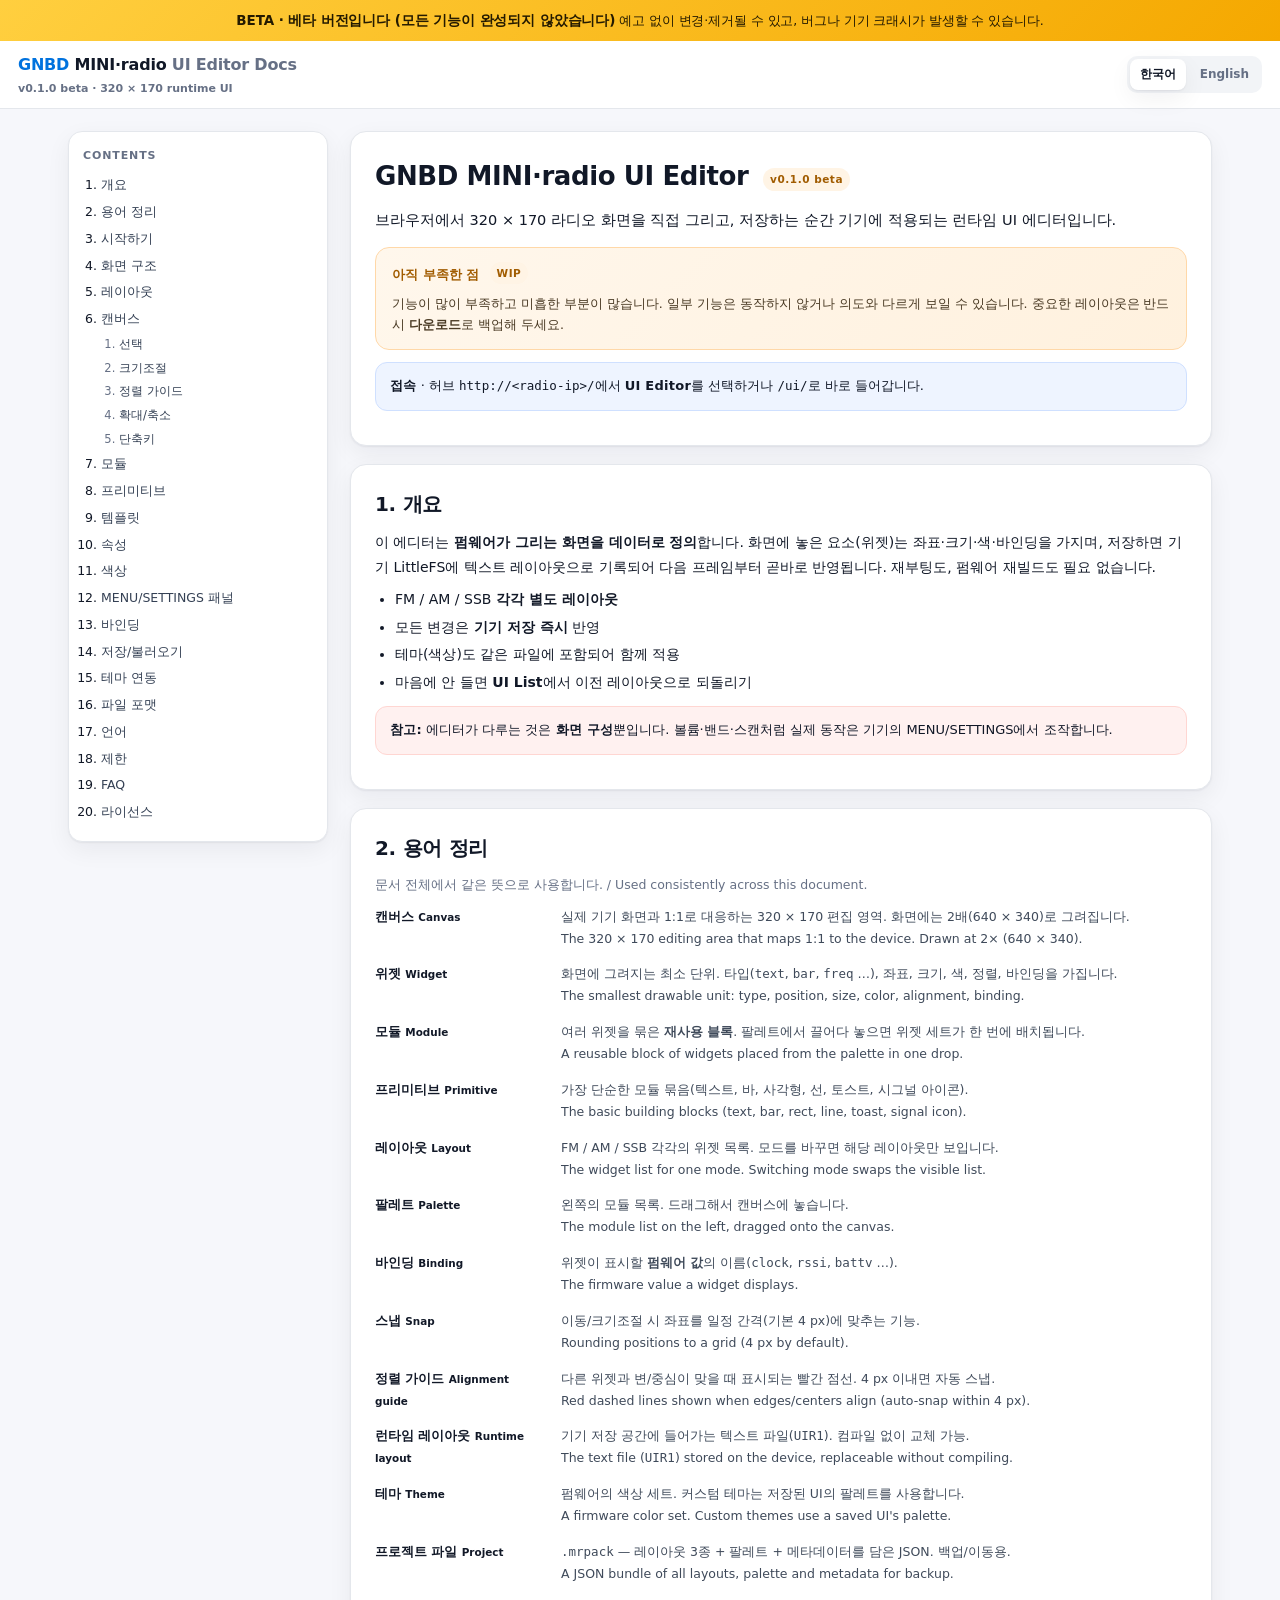
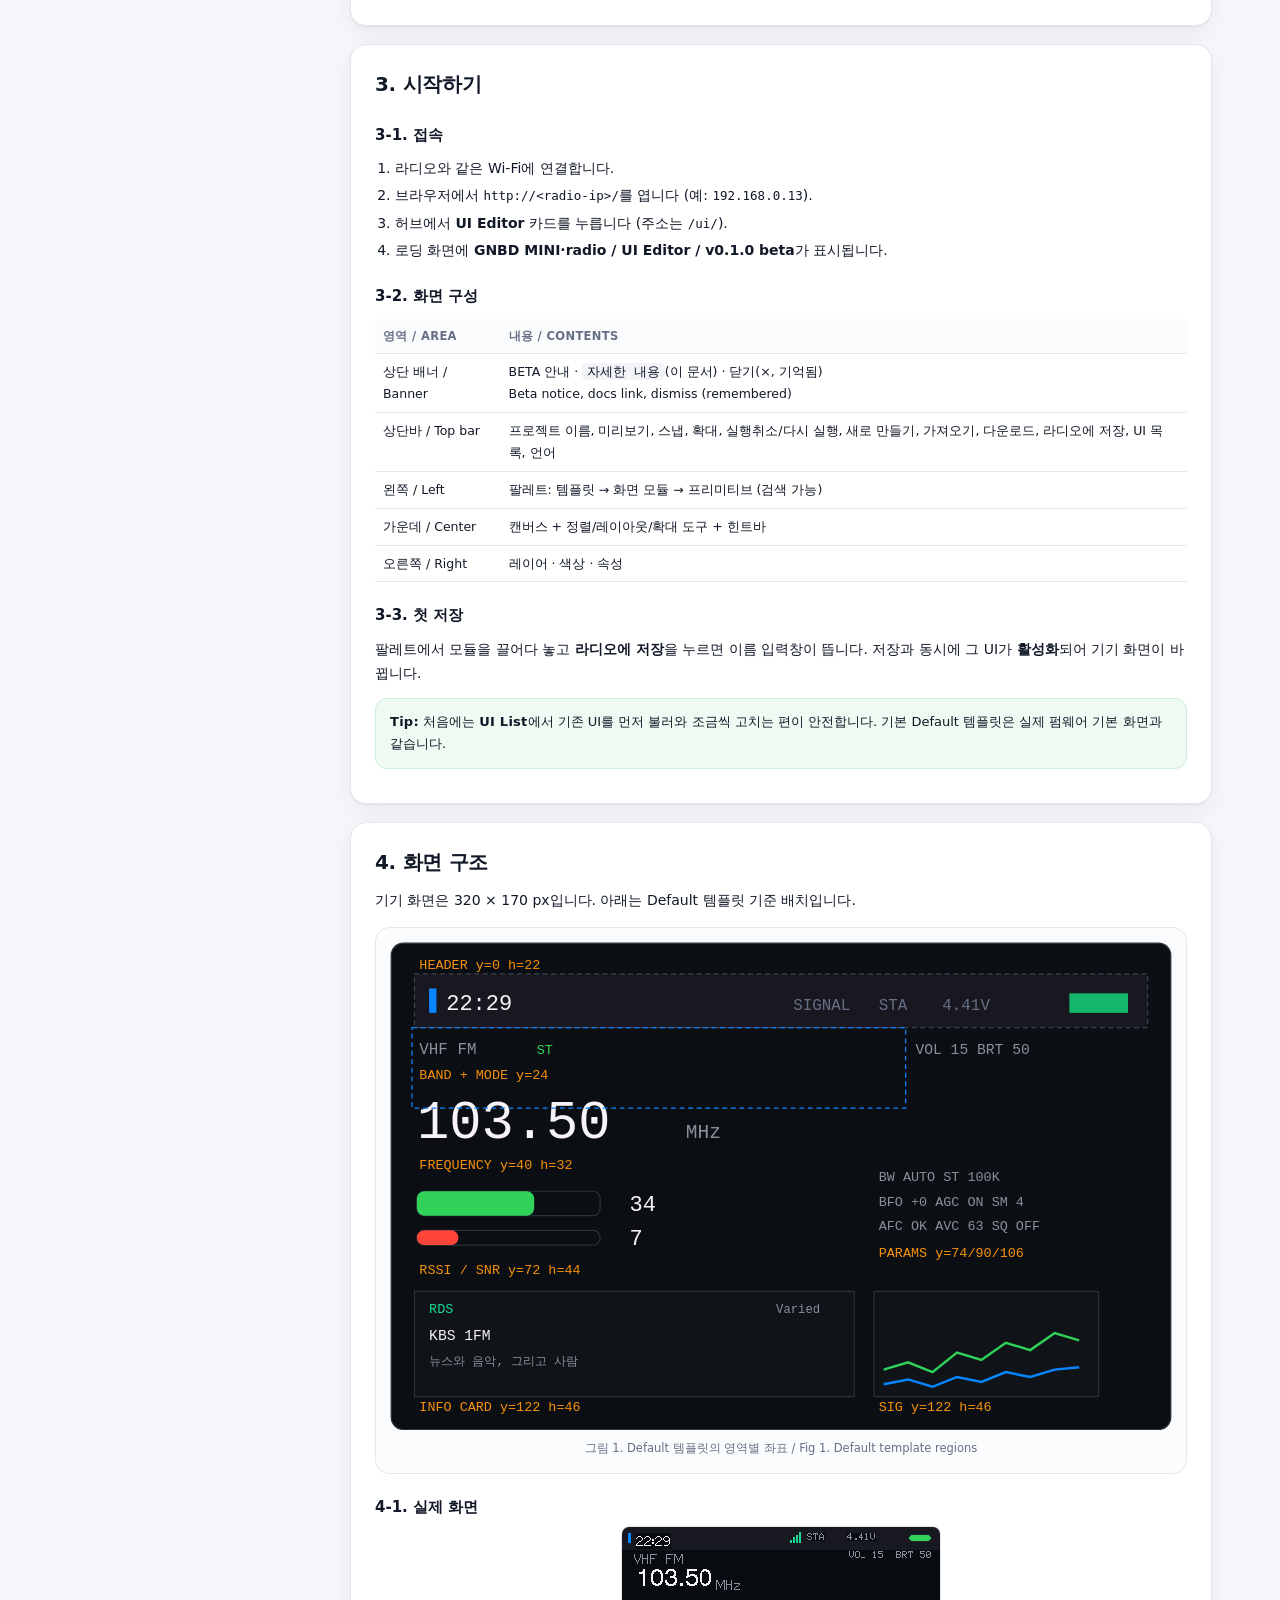
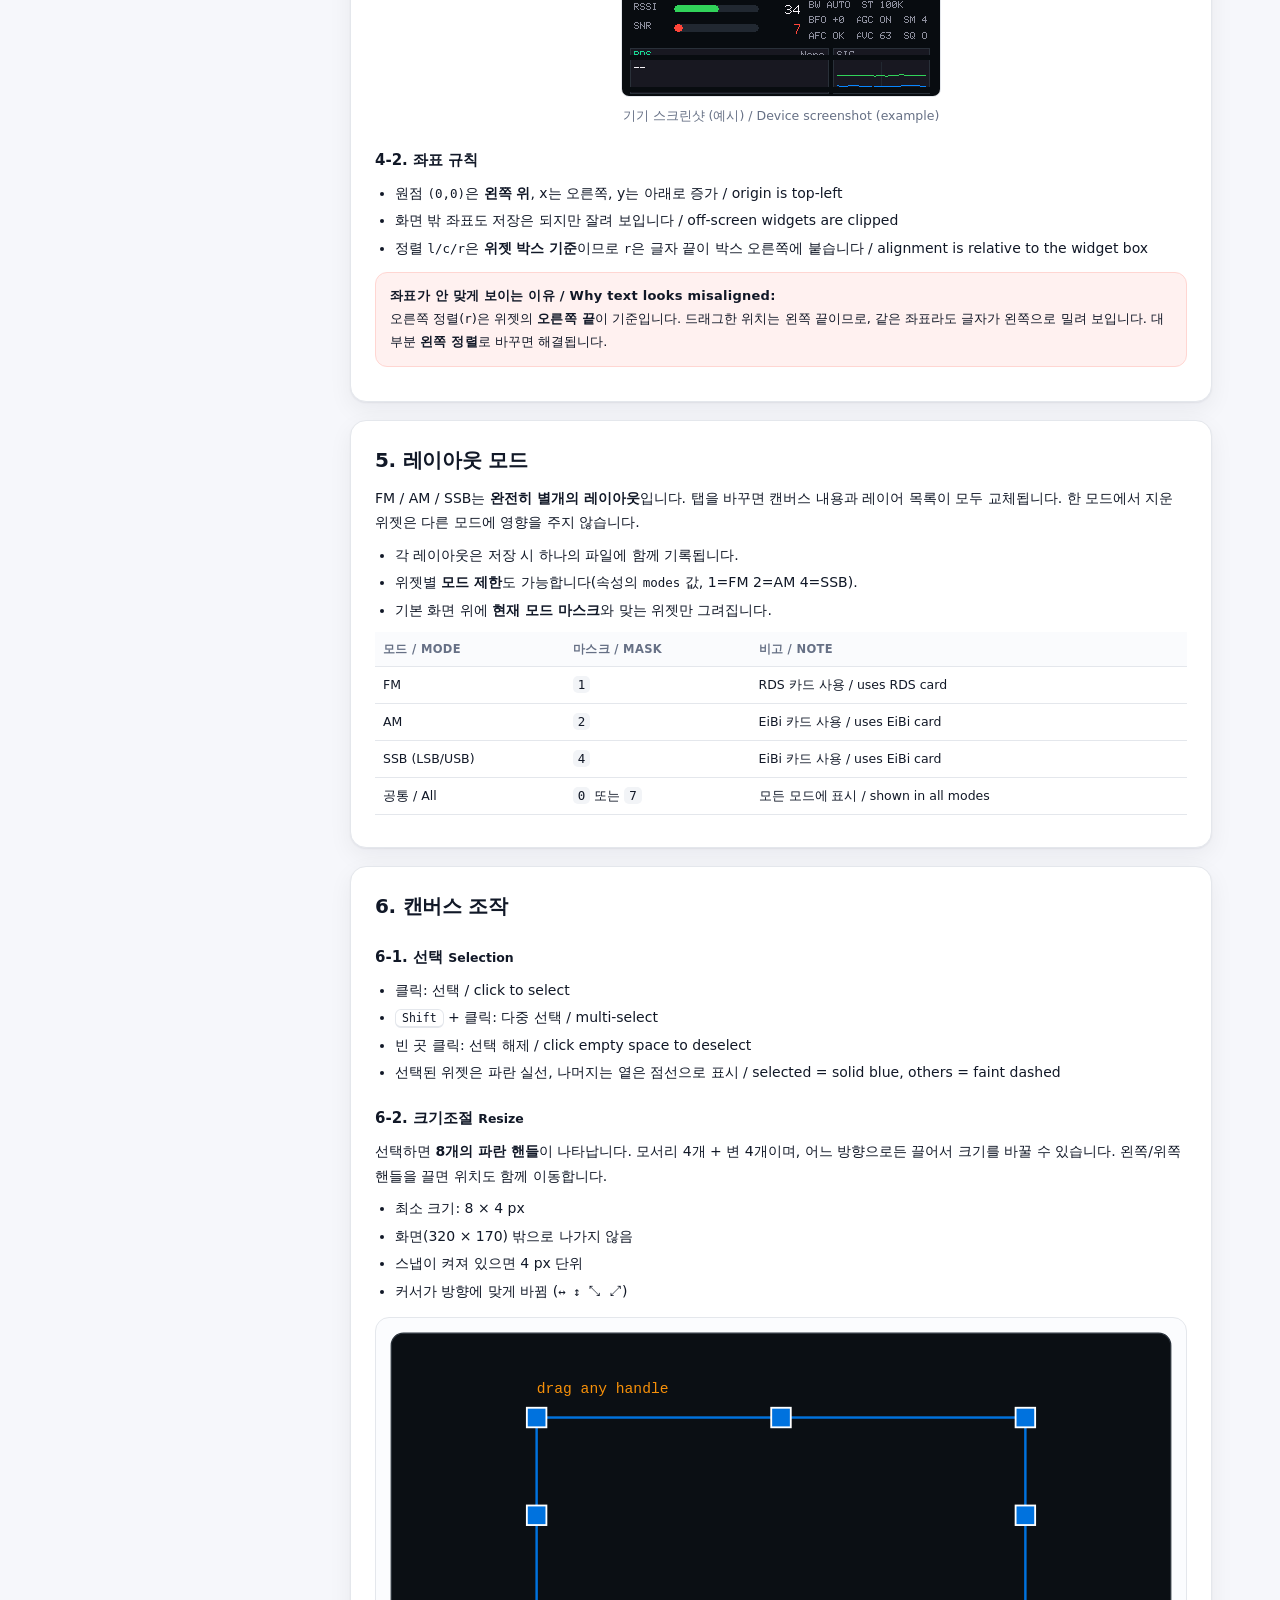
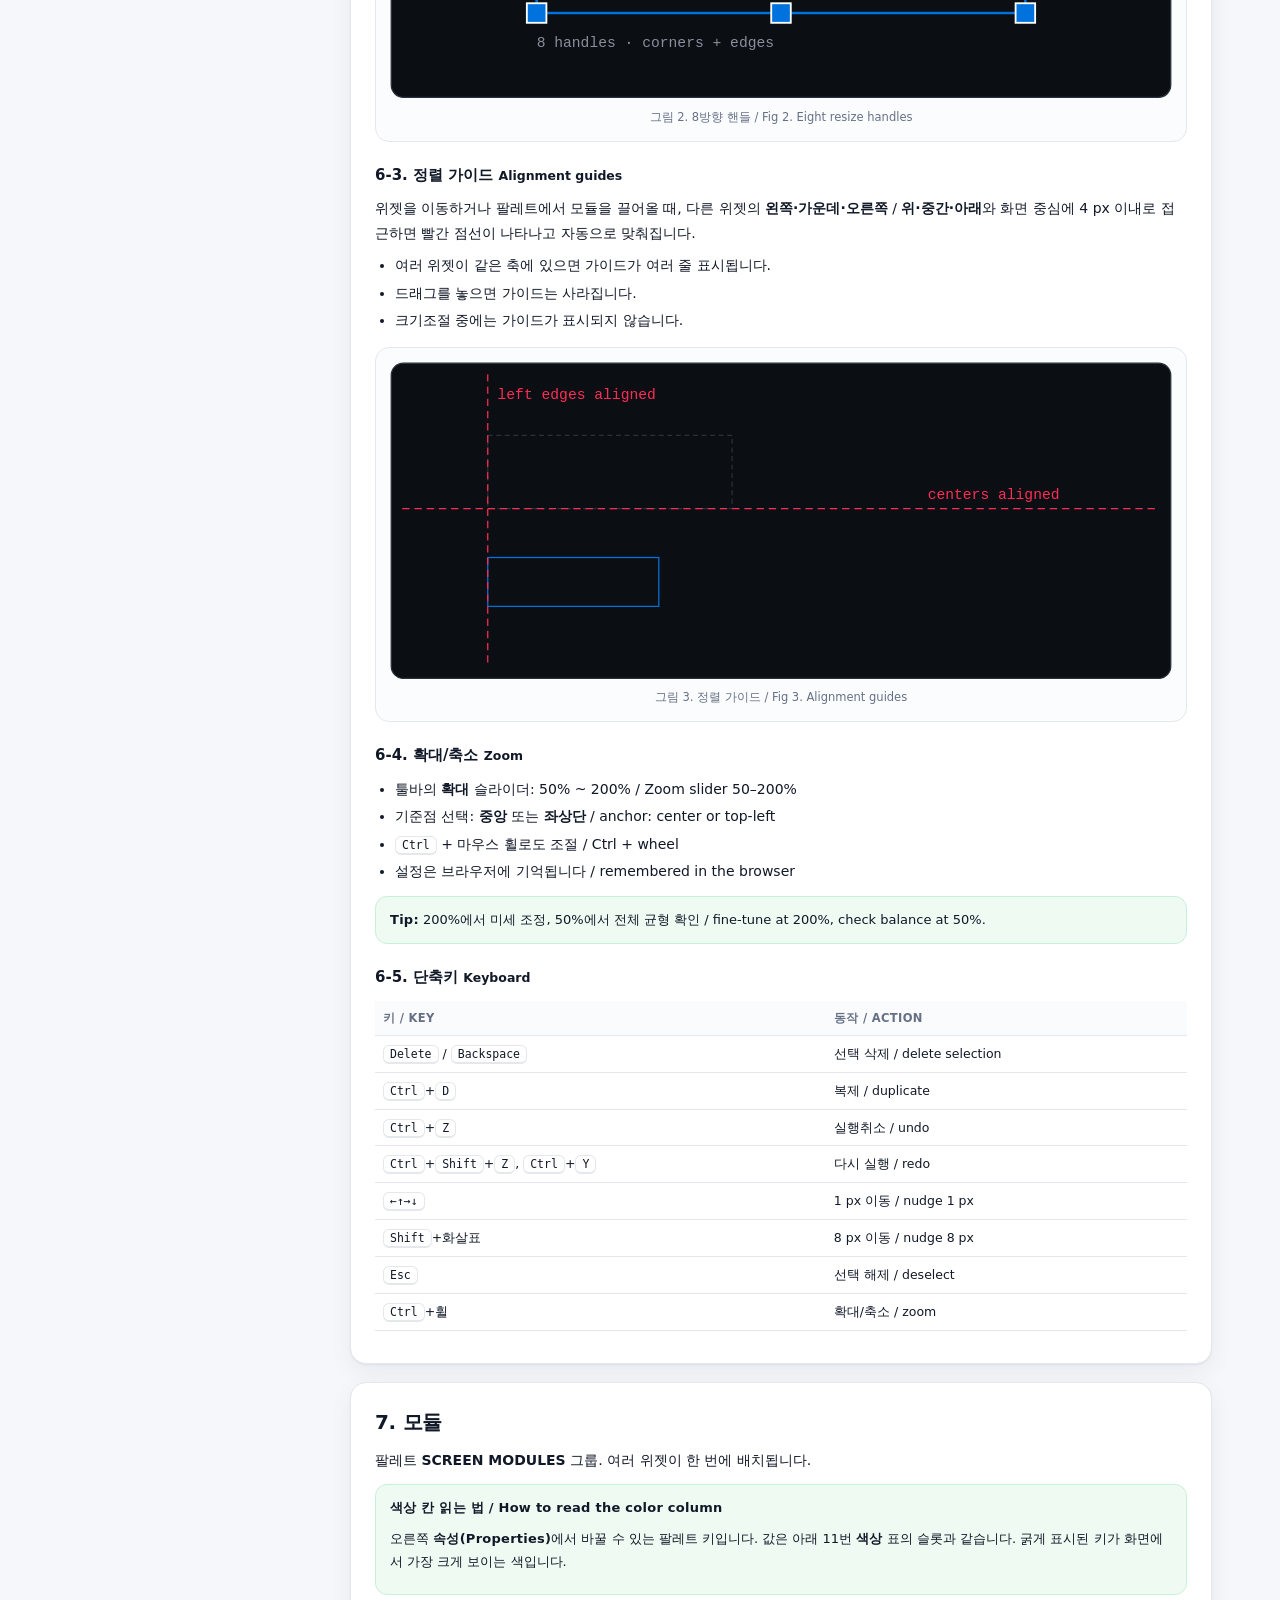
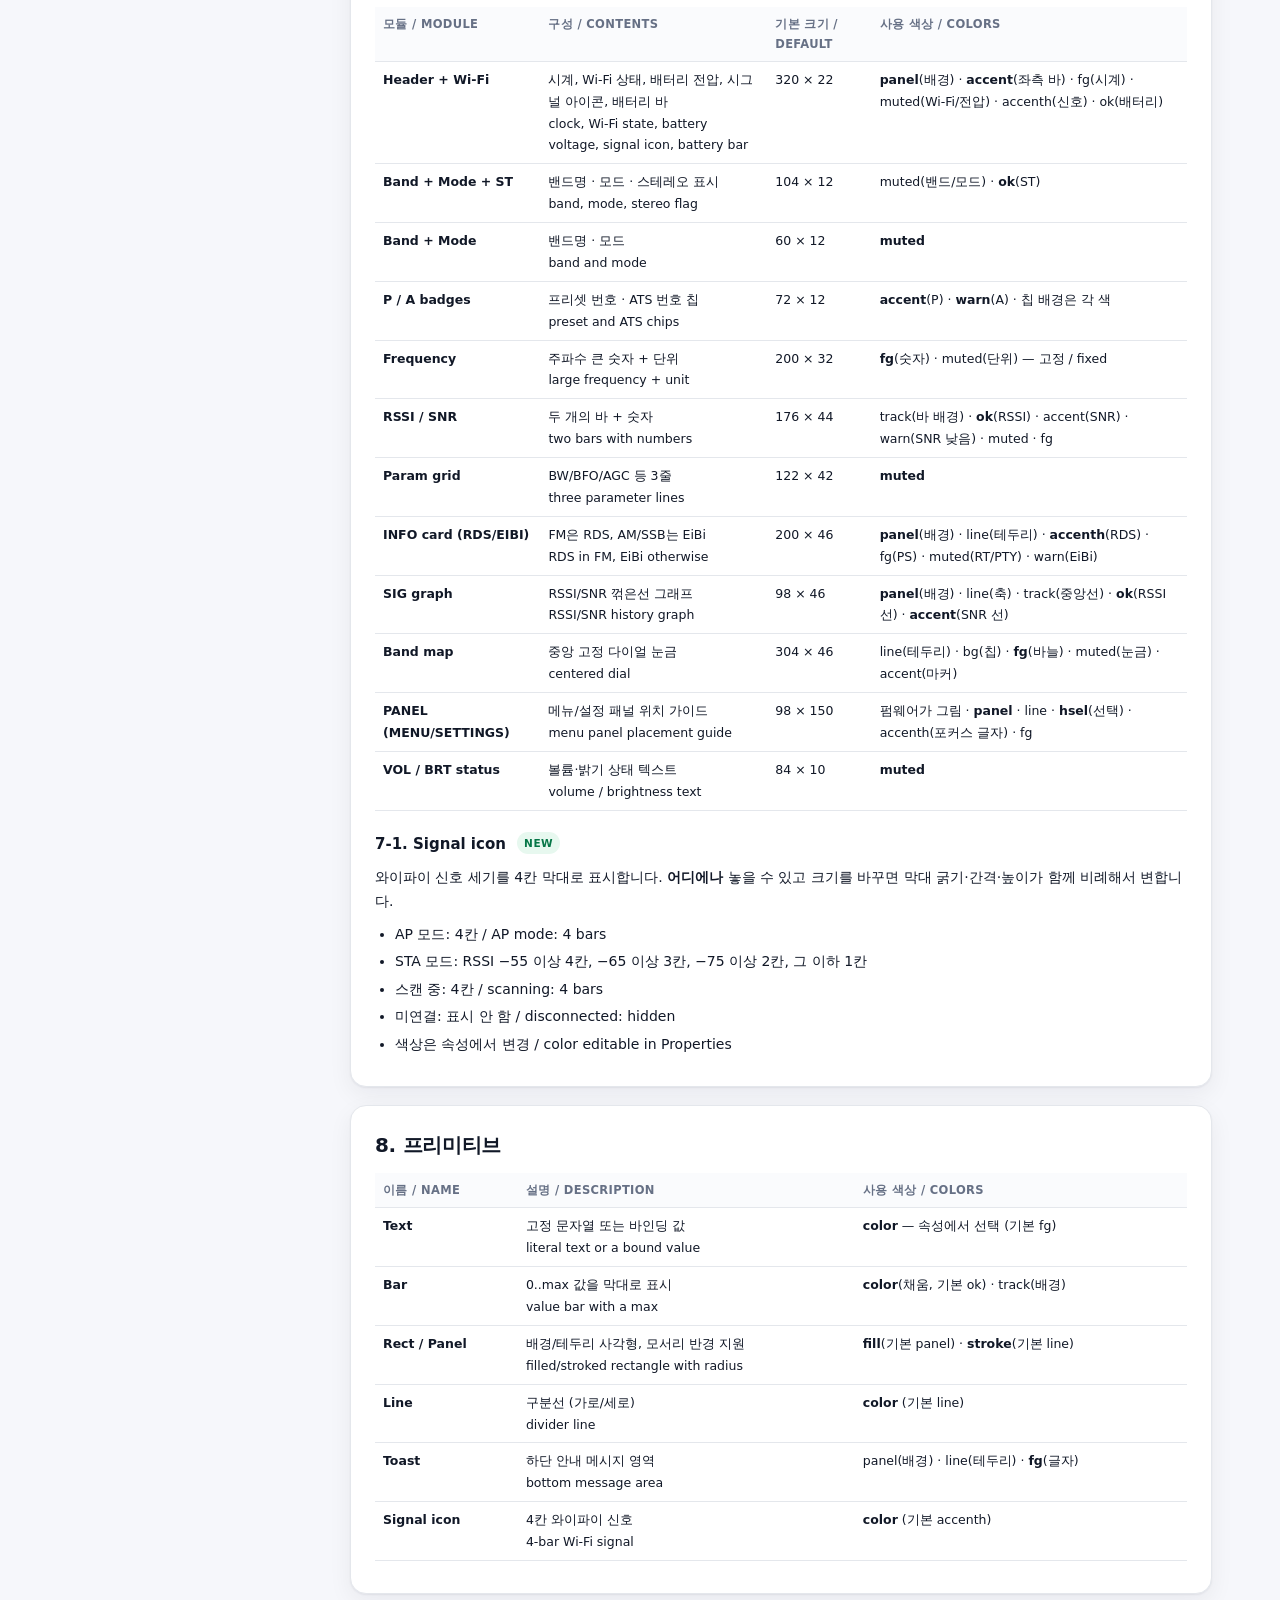
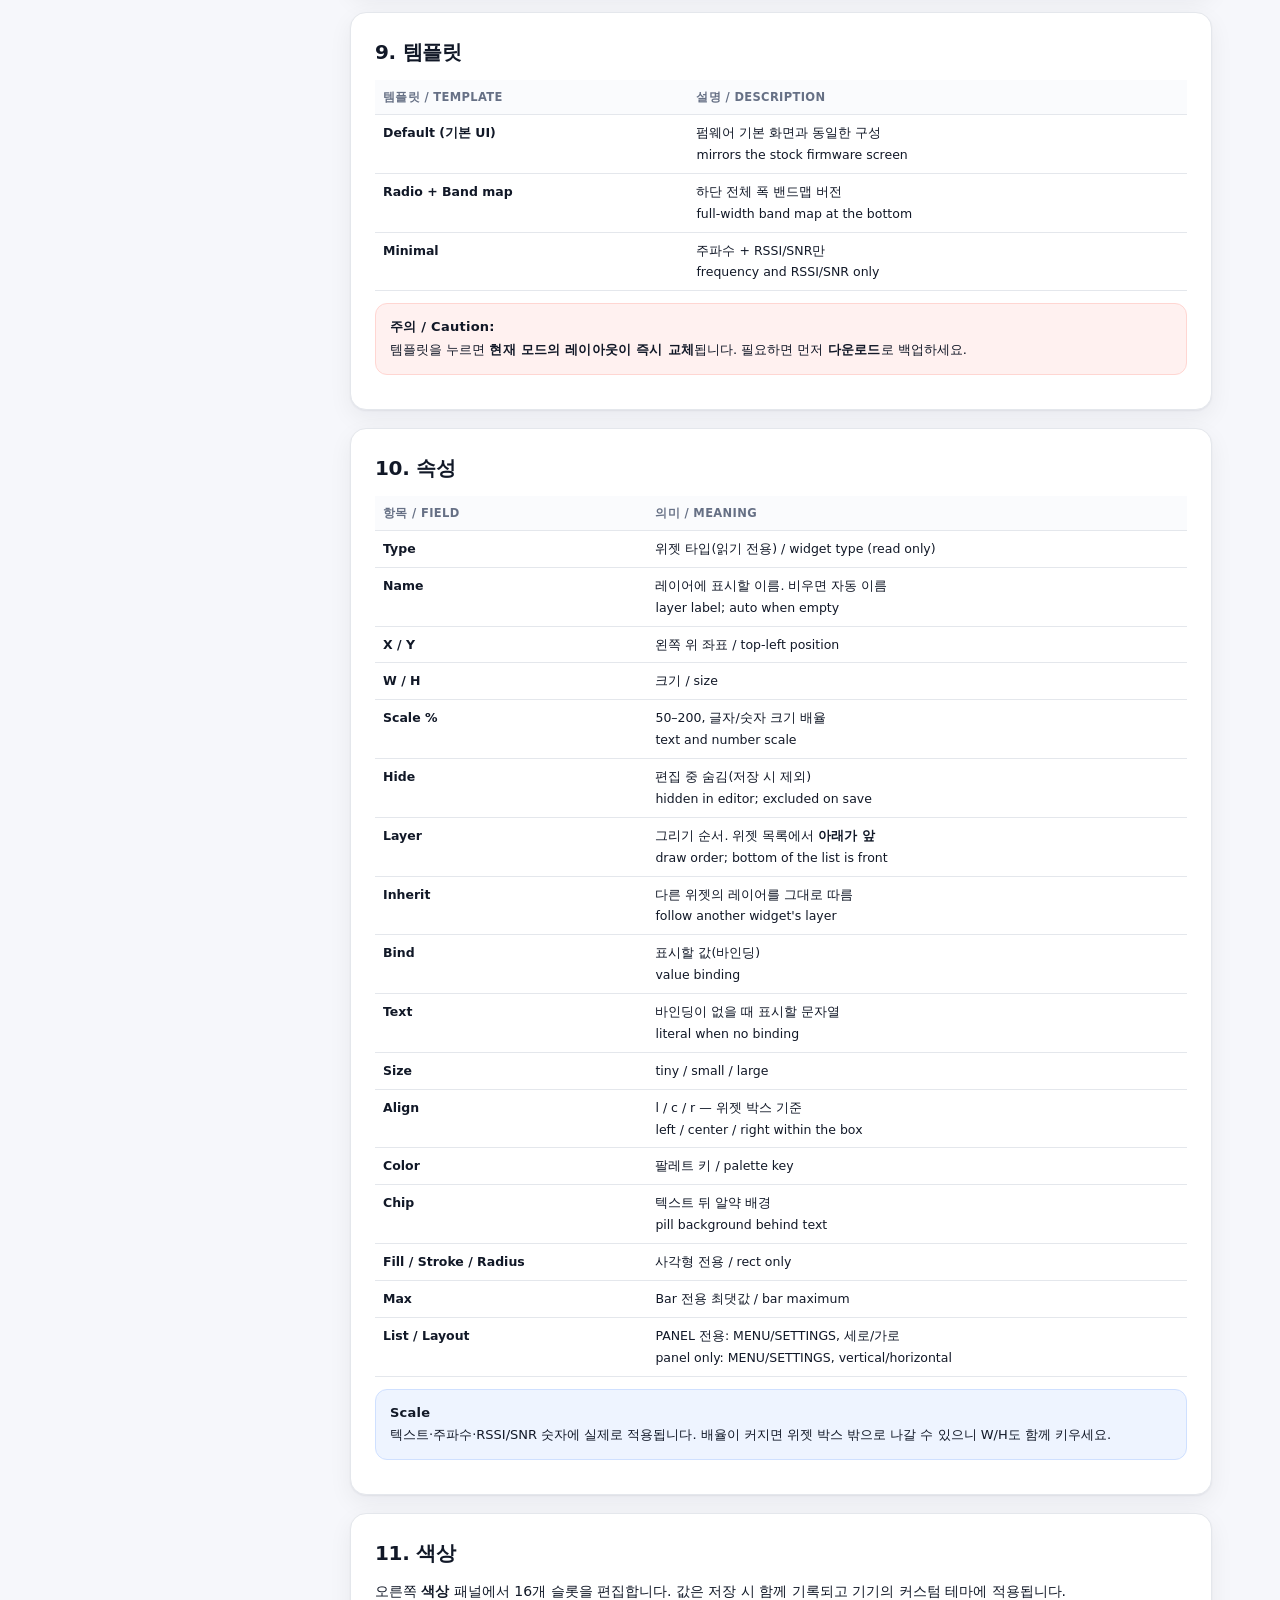
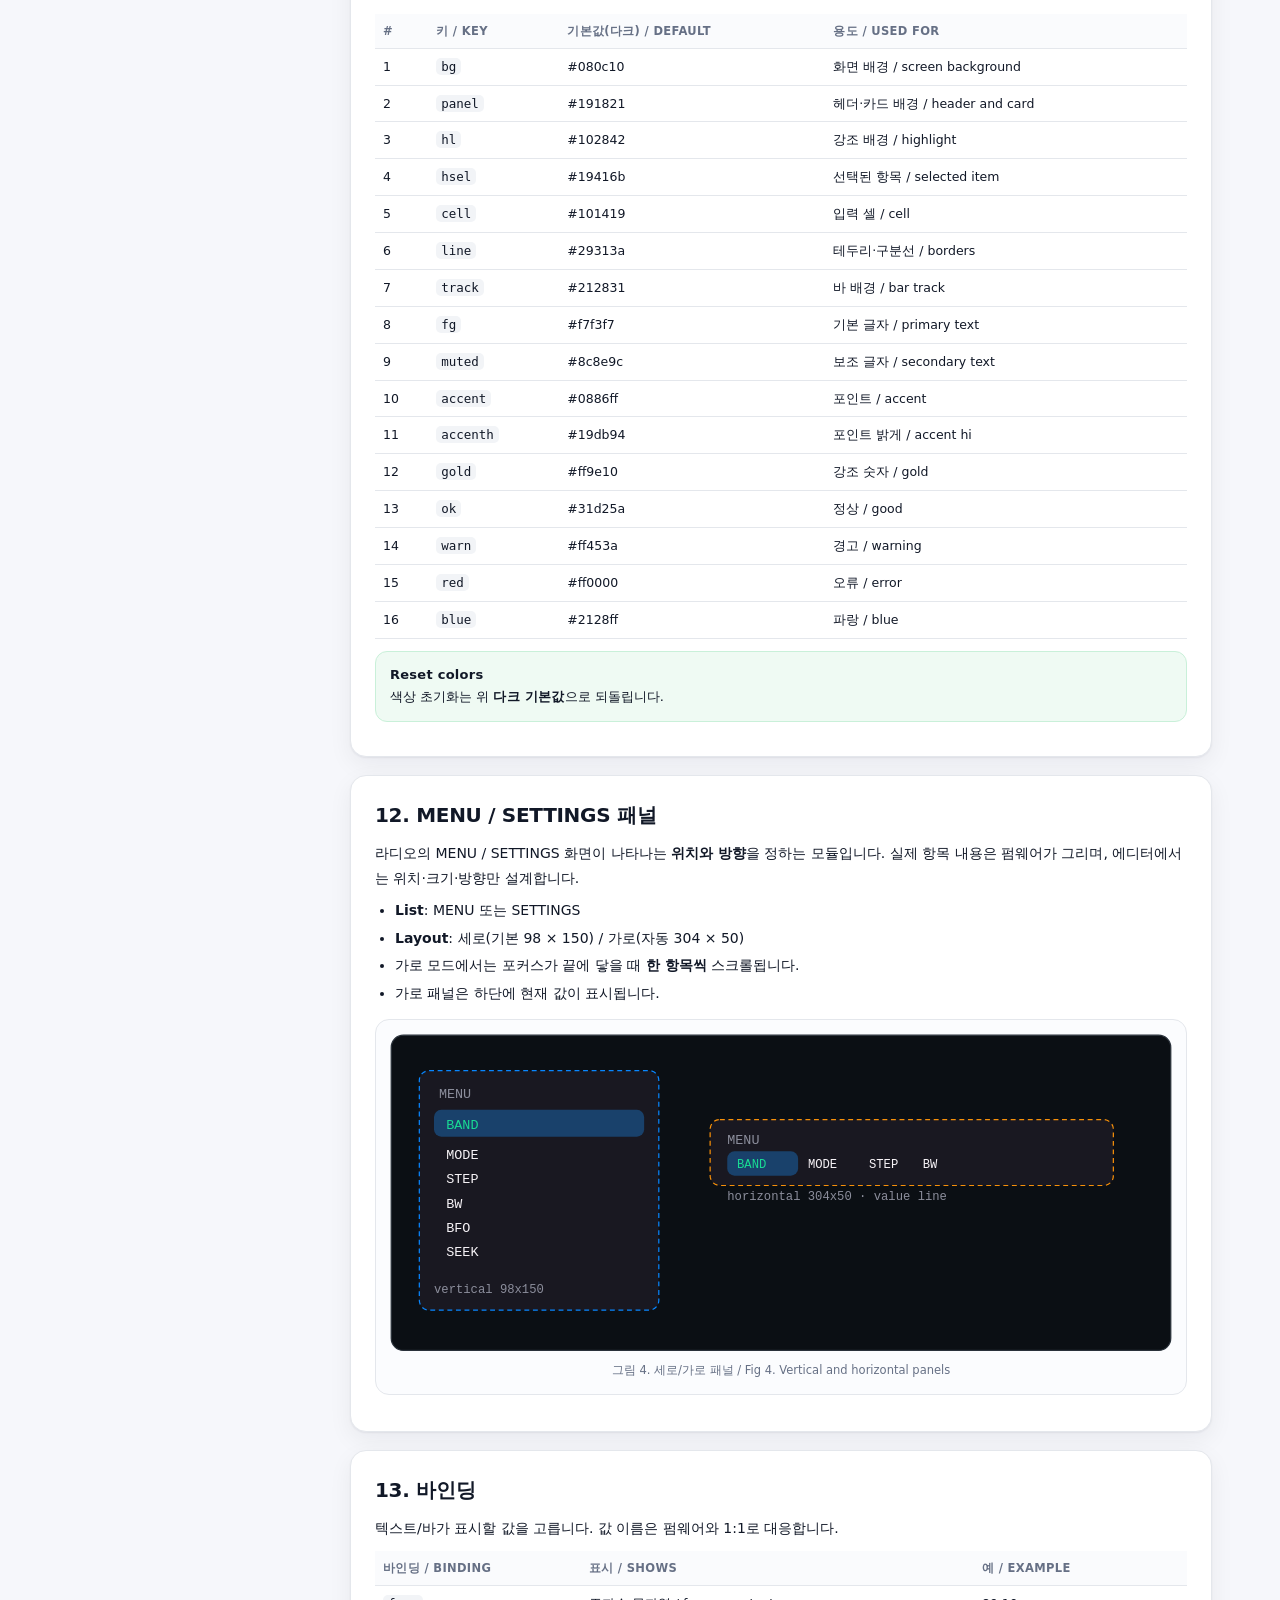
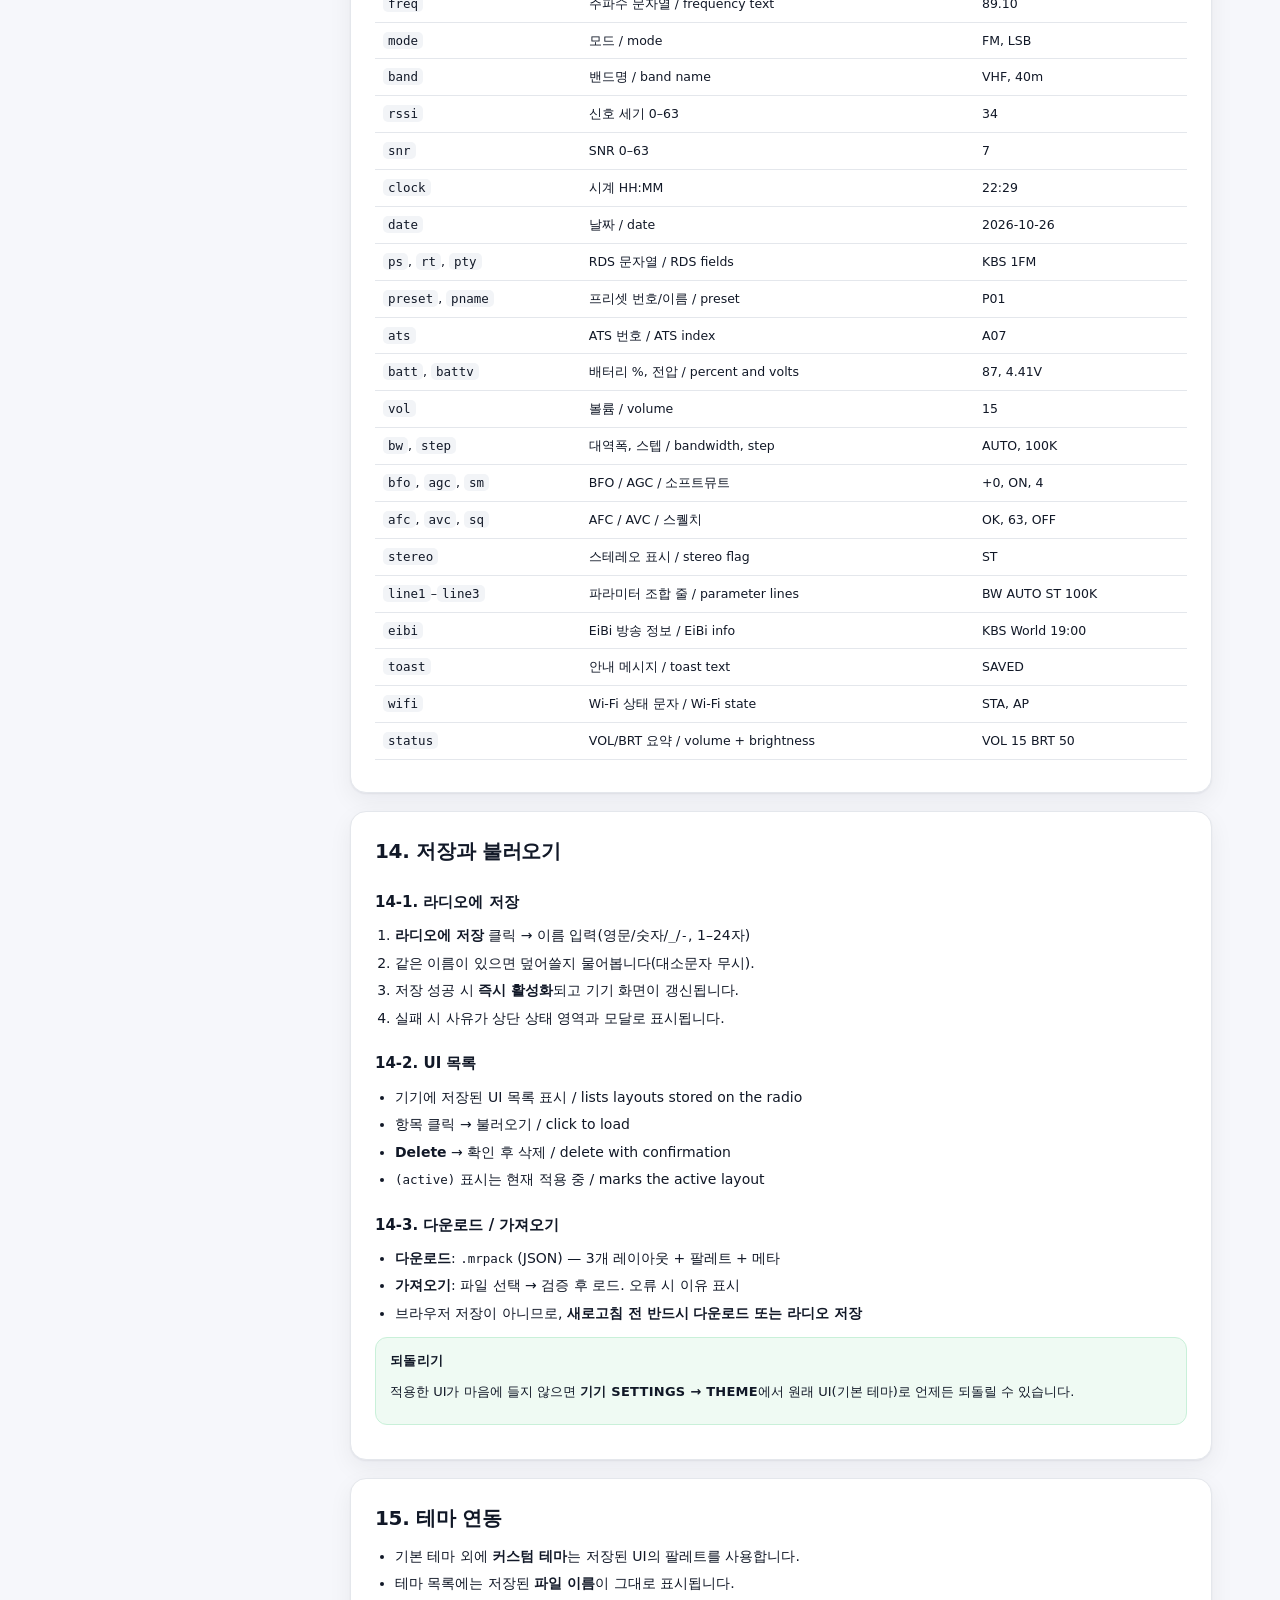
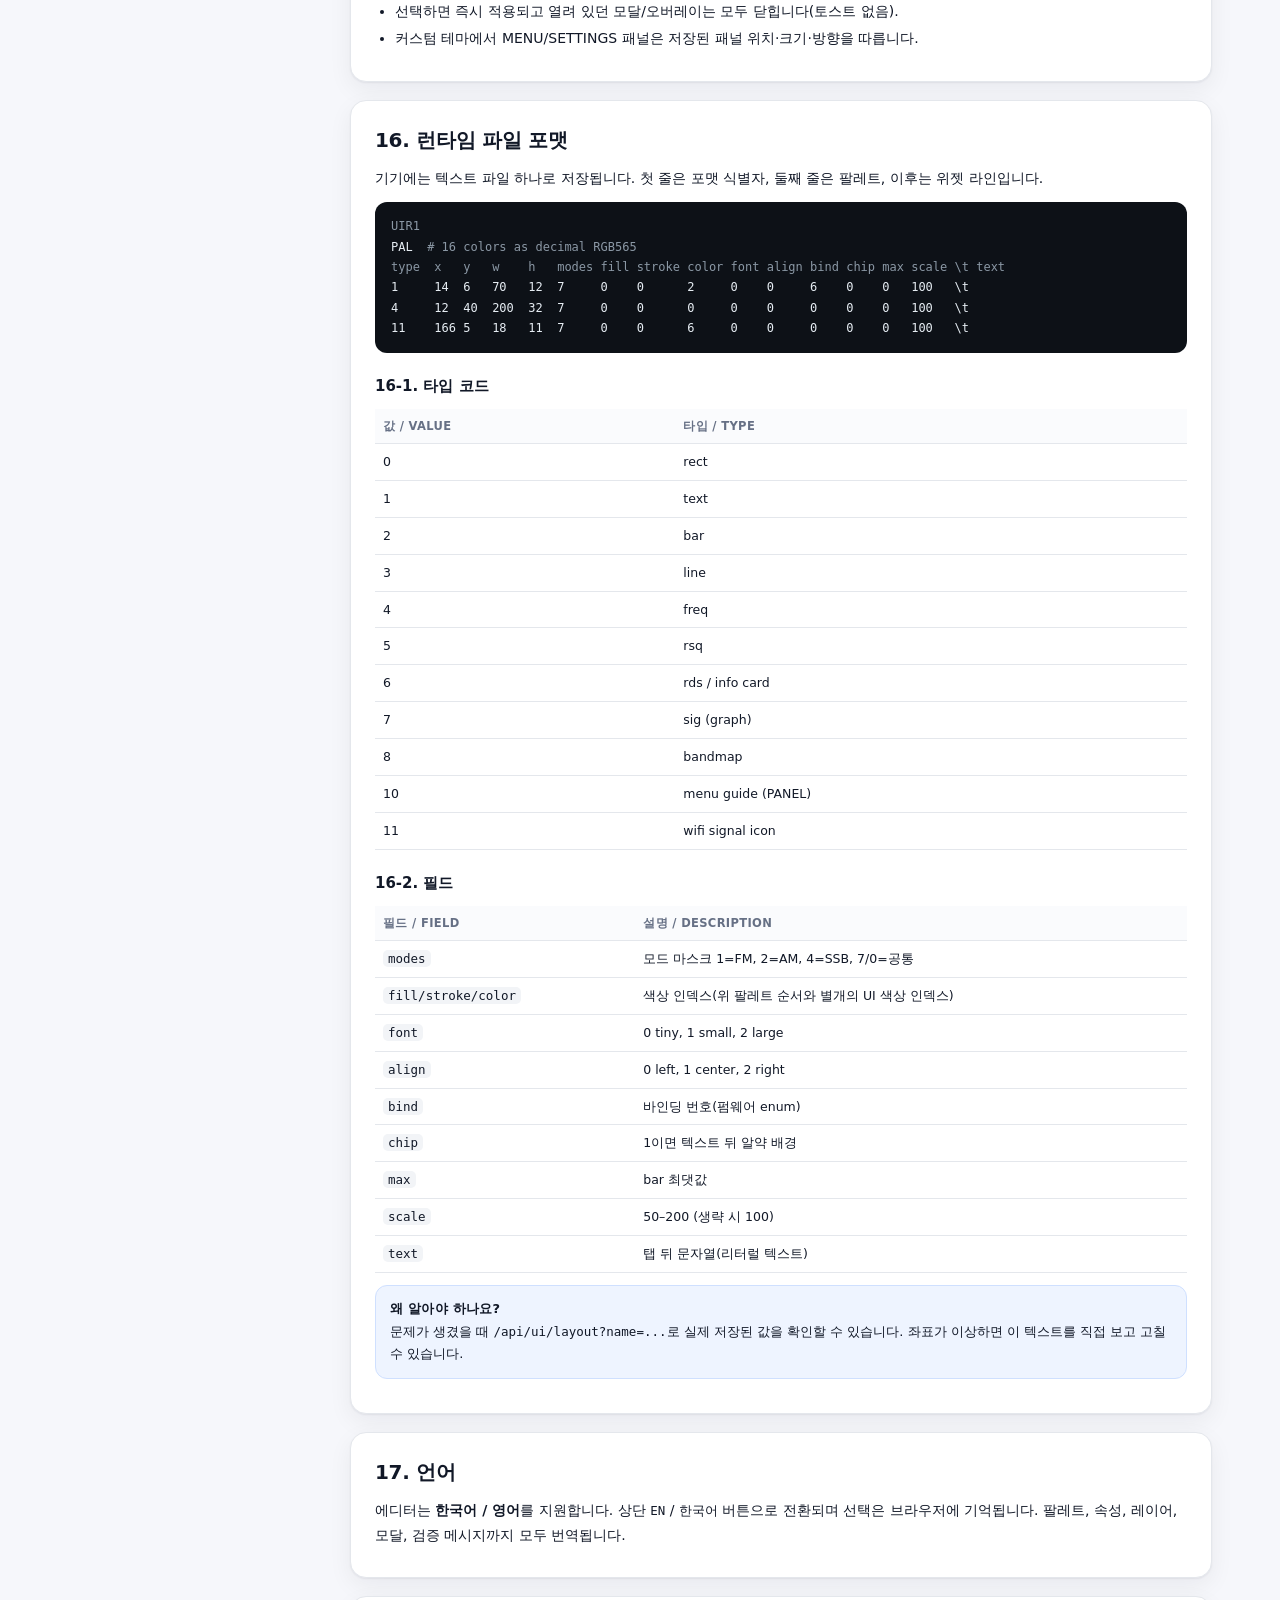
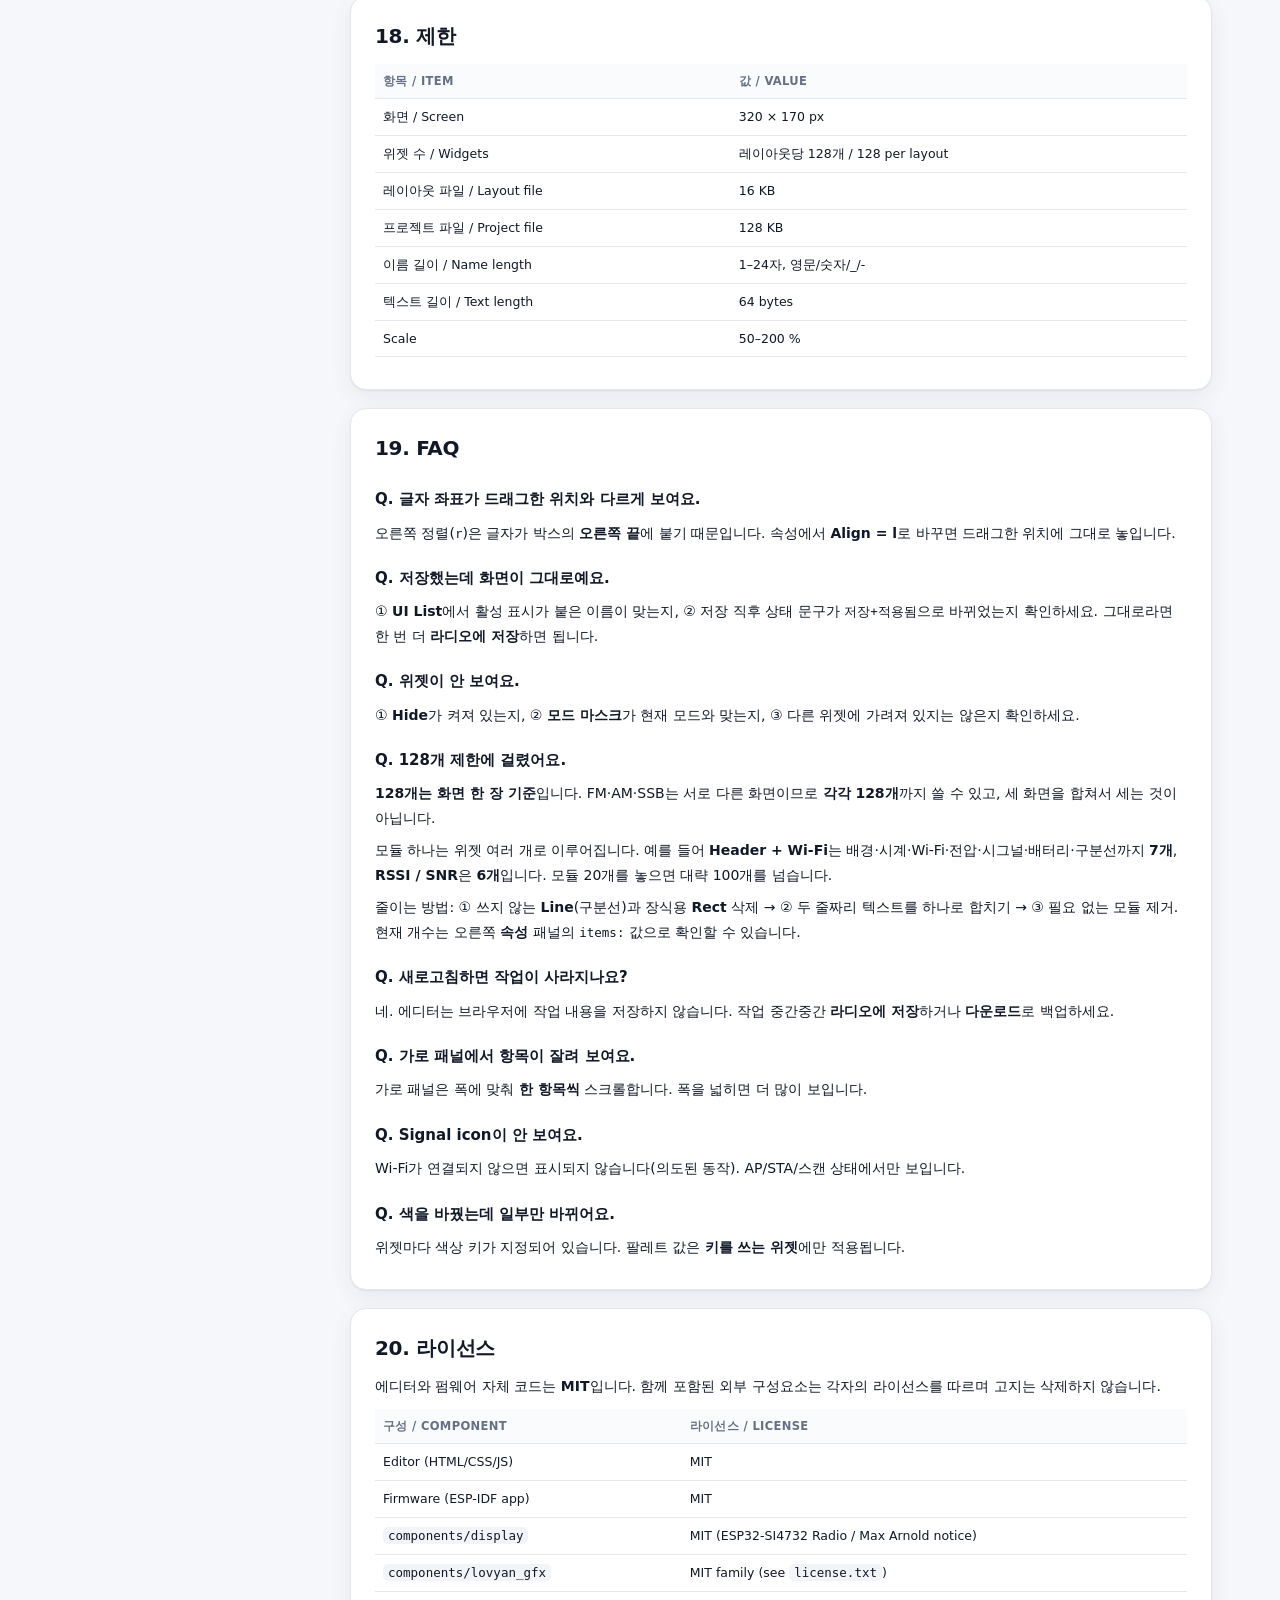
<file: docs/docs.html>
<!doctype html>
<html lang="ko">
<head>
<meta charset="utf-8">
<meta name="viewport" content="width=device-width,initial-scale=1">
<title>GNBD MINI-radio · UI Editor Docs</title>
<style>
:root{
  --bg:#f6f7fb; --card:#fff; --ink:#111827; --muted:#667085; --line:#e4e7ec;
  --accent:#0072de; --orange:#f79009; --orange-soft:#fff4e5;
  --chip:#f2f4f7; --ok:#12b76a; --danger:#d92d20;
  --code-bg:#0d1117; --code-ink:#e6edf3;
  --shadow:0 1px 2px rgba(16,24,40,.06),0 8px 24px rgba(16,24,40,.06);
  --mono:"DejaVu Sans Mono",Consolas,ui-monospace,monospace;
}
*{box-sizing:border-box}
html{scroll-behavior:smooth}
body{margin:0;background:var(--bg);color:var(--ink);
  font:14px/1.75 system-ui,-apple-system,"Segoe UI",Roboto,"Malgun Gothic",sans-serif}
a{color:var(--accent);text-decoration:none}
a:hover{text-decoration:underline}
code,kbd{font-family:var(--mono);font-size:12.5px}
kbd{background:#fff;border:1px solid var(--line);border-bottom-width:2px;
  border-radius:6px;padding:1px 6px;font-size:11.5px}

.topwarn{background:linear-gradient(135deg,#ffcf3f,#f5a800);color:#241a00;text-align:center;padding:10px 16px;
  font-size:12.5px;line-height:1.55;letter-spacing:-.1px}
.topwarn b{display:block;font-size:13.5px;margin-bottom:2px}
.topwarn .ko,.topwarn .en{display:inline}
body[data-lang="ko"] .topwarn .en{display:none}
body[data-lang="en"] .topwarn .ko{display:none}
/* ---------- top ---------- */
.topbar{position:sticky;top:0;z-index:50;display:flex;align-items:center;gap:12px;
  padding:10px 18px;background:rgba(255,255,255,.94);backdrop-filter:blur(10px);
  border-bottom:1px solid var(--line);flex-wrap:wrap}
.brand{font-size:16px;font-weight:800;letter-spacing:-.2px}
.brand b{color:var(--accent)}
.brand small{display:block;font-size:11px;font-weight:600;color:var(--muted);letter-spacing:0}
.spacer{flex:1}
.langbtns{display:flex;gap:4px;background:var(--chip);border-radius:10px;padding:3px}
.langbtns button{border:0;background:transparent;border-radius:8px;padding:5px 10px;
  font:inherit;font-size:12px;font-weight:700;color:var(--muted);cursor:pointer}
.langbtns button.on{background:#fff;color:var(--ink);box-shadow:var(--shadow)}

/* ---------- layout ---------- */
.shell{display:grid;grid-template-columns:260px minmax(0,1fr);gap:22px;
  max-width:1180px;margin:22px auto 60px;padding:0 18px}
nav.toc{position:sticky;top:74px;align-self:start;max-height:calc(100vh - 100px);
  overflow:auto;background:var(--card);border:1px solid var(--line);border-radius:14px;
  padding:14px;box-shadow:var(--shadow)}
nav.toc h4{margin:0 0 8px;font-size:11px;letter-spacing:.08em;color:var(--muted)}
nav.toc ol{margin:0;padding-left:18px;font-size:12.5px;line-height:1.9}
nav.toc a{color:#344054}
nav.toc ol ol{font-size:11.5px;line-height:1.8;color:var(--muted)}
main{min-width:0}
section.card{background:var(--card);border:1px solid var(--line);border-radius:16px;
  padding:22px 24px;margin-bottom:18px;box-shadow:var(--shadow)}
h1{font-size:26px;margin:0 0 6px;letter-spacing:-.4px}
h2{font-size:20px;margin:0 0 4px;letter-spacing:-.3px;scroll-margin-top:80px}
h2 small{font-size:12px;font-weight:600;color:var(--muted);margin-left:6px;letter-spacing:0}
h3{font-size:15px;margin:20px 0 6px;scroll-margin-top:80px}
h4{font-size:13px;margin:14px 0 4px;color:#344054}
p{margin:8px 0}
.lead{font-size:14.5px;color:#344054}
.sub{color:var(--muted);font-size:12.5px}
hr{border:0;border-top:1px solid var(--line);margin:18px 0}
ul,ol{margin:8px 0 8px 20px;padding:0}
li{margin:3px 0}
.tag{display:inline-block;font-size:10.5px;font-weight:800;letter-spacing:.05em;
  padding:2px 7px;border-radius:999px;background:var(--chip);color:var(--muted);
  vertical-align:2px;margin-left:6px}
.tag.b{background:#e8f1fd;color:#0057ad}
.tag.o{background:var(--orange-soft);color:#a15c00}
.tag.g{background:#e7f8ef;color:#067647}

/* bilingual blocks */
.ko,.en{color:inherit}
body[data-lang="ko"] .en{display:none}
body[data-lang="en"] .ko{display:none}

/* tables */
table{width:100%;border-collapse:collapse;margin:10px 0;font-size:12.5px}
th,td{border-bottom:1px solid var(--line);padding:7px 8px;text-align:left;vertical-align:top}
th{background:#fafbfd;font-size:11.5px;letter-spacing:.03em;color:var(--muted);
  font-weight:800;text-transform:uppercase}
tbody tr:hover{background:#fcfdff}
td code{background:var(--chip);border-radius:5px;padding:1px 5px}

/* code */
pre{background:var(--code-bg);color:var(--code-ink);border-radius:12px;padding:14px 16px;
  overflow:auto;font-family:var(--mono);font-size:12px;line-height:1.7}
pre .c{color:#8b98a5}
pre .k{color:#ffa657}

/* callouts */
.note,.warn,.tip{border-radius:12px;padding:12px 14px;margin:12px 0;font-size:13px}
.beta{background:linear-gradient(135deg,#fff7ec,#fff1de);border:1px solid #ffd8a8;
  border-radius:14px;padding:14px 16px;margin:14px 0 4px}
.beta>b{display:block;font-size:13px;margin-bottom:6px;color:#a15c00}
.beta p{margin:6px 0 0;font-size:12.5px;line-height:1.7;color:#4a3a24}
.note{background:#eef4ff;border:1px solid #cfe0ff}
.warn{background:#fff1f0;border:1px solid #ffd6d2}
.tip{background:#effaf3;border:1px solid #c9f0d9}
.note b,.warn b,.tip b{letter-spacing:.02em}

/* figures */
figure{margin:14px 0;padding:14px;border:1px solid var(--line);border-radius:14px;
  background:#fbfcfe}
figure svg{display:block;width:100%;height:auto}
figcaption{font-size:11.5px;color:var(--muted);margin-top:8px;text-align:center}
.shot{display:block;margin:0 auto;width:320px;max-width:100%;image-rendering:pixelated;
  border-radius:8px;border:1px solid var(--line);background:#000}

/* glossary */
dl.gloss{display:grid;grid-template-columns:170px minmax(0,1fr);gap:6px 16px;margin:10px 0}
dl.gloss dt{font-weight:800;font-size:12.5px}
dl.gloss dd{margin:0 0 8px;font-size:12.5px;color:#3f4a5a}

/* chips */
.chips{display:flex;flex-wrap:wrap;gap:6px;margin:8px 0}
.chips span{font-size:11.5px;background:var(--chip);border-radius:999px;padding:3px 10px;
  color:#344054}

/* responsive */
@media (max-width:920px){
  .shell{grid-template-columns:1fr}
  nav.toc{position:static;max-height:none;order:-1}
  section.card{padding:18px}
}
@media print{
  .topbar,nav.toc{display:none}
  .shell{display:block;max-width:none}
  section.card{break-inside:avoid;box-shadow:none}
  body{background:#fff}
}
</style>
</head>
<body data-lang="ko">

<div class="topwarn">
  <b class="ko">BETA · 베타 버전입니다 (모든 기능이 완성되지 않았습니다)</b>
  <b class="en">BETA · beta software, not feature-complete</b>
  <span class="ko">예고 없이 변경·제거될 수 있고, 버그나 기기 크래시가 발생할 수 있습니다.</span>
  <span class="en">Features may change or be removed without notice; bugs or device crashes can occur.</span>
</div>

<div class="topbar">
  <div class="brand"><b>GNBD</b> MINI·radio <span style="color:var(--muted);font-weight:600">UI Editor Docs</span>
    <small>v0.1.0 beta · 320 × 170 runtime UI</small></div>
  <div class="spacer"></div>
  <div class="langbtns">
    <button data-lang="ko" class="on">한국어</button>
    <button data-lang="en">English</button>
  </div>
</div>

<div class="shell">

<nav class="toc">
  <h4>CONTENTS</h4>
  <ol>
    <li><a href="#overview"><span class="ko">개요</span><span class="en">Overview</span></a></li>
    <li><a href="#terms"><span class="ko">용어 정리</span><span class="en">Terms</span></a></li>
    <li><a href="#start"><span class="ko">시작하기</span><span class="en">Getting started</span></a></li>
    <li><a href="#anatomy"><span class="ko">화면 구조</span><span class="en">Anatomy</span></a></li>
    <li><a href="#layouts"><span class="ko">레이아웃</span><span class="en">Layouts</span></a></li>
    <li><a href="#canvas"><span class="ko">캔버스</span><span class="en">Canvas</span></a>
      <ol>
        <li><a href="#select"><span class="ko">선택</span><span class="en">Selection</span></a></li>
        <li><a href="#resize"><span class="ko">크기조절</span><span class="en">Resize</span></a></li>
        <li><a href="#guides"><span class="ko">정렬 가이드</span><span class="en">Guides</span></a></li>
        <li><a href="#zoom"><span class="ko">확대/축소</span><span class="en">Zoom</span></a></li>
        <li><a href="#keys"><span class="ko">단축키</span><span class="en">Keys</span></a></li>
      </ol>
    </li>
    <li><a href="#modules"><span class="ko">모듈</span><span class="en">Modules</span></a></li>
    <li><a href="#prims"><span class="ko">프리미티브</span><span class="en">Primitives</span></a></li>
    <li><a href="#templates"><span class="ko">템플릿</span><span class="en">Templates</span></a></li>
    <li><a href="#props"><span class="ko">속성</span><span class="en">Properties</span></a></li>
    <li><a href="#colors"><span class="ko">색상</span><span class="en">Colors</span></a></li>
    <li><a href="#panel"><span class="ko">MENU/SETTINGS 패널</span><span class="en">Menu panel</span></a></li>
    <li><a href="#bindings"><span class="ko">바인딩</span><span class="en">Bindings</span></a></li>
    <li><a href="#save"><span class="ko">저장/불러오기</span><span class="en">Save &amp; Load</span></a></li>
    <li><a href="#theme"><span class="ko">테마 연동</span><span class="en">Themes</span></a></li>
    <li><a href="#format"><span class="ko">파일 포맷</span><span class="en">Runtime format</span></a></li>
    <li><a href="#i18n"><span class="ko">언어</span><span class="en">Language</span></a></li>
    <li><a href="#limits"><span class="ko">제한</span><span class="en">Limits</span></a></li>
    <li><a href="#faq"><span class="ko">FAQ</span><span class="en">FAQ</span></a></li>
    <li><a href="#license"><span class="ko">라이선스</span><span class="en">License</span></a></li>
  </ol>
</nav>

<main>

<section class="card" id="top">
  <h1>GNBD MINI·radio UI Editor <span class="tag o">v0.1.0 beta</span></h1>
  <p class="lead ko">브라우저에서 320 × 170 라디오 화면을 직접 그리고, 저장하는 순간 기기에 적용되는 런타임 UI 에디터입니다.</p>
  <p class="lead en">A runtime UI editor for the 320 × 170 radio screen — design in the browser and the radio picks it up the moment you save.</p>
  <div class="beta">
    <b>아직 부족한 점 <span class="tag o">WIP</span></b>
    <p class="ko">기능이 많이 부족하고 미흡한 부분이 많습니다. 일부 기능은 동작하지 않거나
      의도와 다르게 보일 수 있습니다. 중요한 레이아웃은 반드시 <b>다운로드</b>로 백업해 두세요.</p>
    <p class="en">Many features are still missing and there are rough edges. Some functions may
      not work or may look wrong. Always keep a <b>download</b> backup of important layouts.</p>
  </div>
  <div class="note">
    <span class="ko"><b>접속</b> · 허브 <code>http://&lt;radio-ip&gt;/</code>에서 <b>UI Editor</b>를 선택하거나 <code>/ui/</code>로 바로 들어갑니다.</span>
    <span class="en"><b>Open</b> · go to <code>http://&lt;radio-ip&gt;/</code> and choose <b>UI Editor</b>, or open <code>/ui/</code> directly.</span>
  </div>
</section>

<!-- ============================= 1 ============================= -->
<section class="card" id="overview">
  <h2><span class="ko">1. 개요</span><span class="en">1. Overview</span></h2>
  <div class="ko">
    <p>이 에디터는 <b>펌웨어가 그리는 화면을 데이터로 정의</b>합니다. 화면에 놓은 요소(위젯)는
      좌표·크기·색·바인딩을 가지며, 저장하면 기기 LittleFS에 텍스트 레이아웃으로 기록되어
      다음 프레임부터 곧바로 반영됩니다. 재부팅도, 펌웨어 재빌드도 필요 없습니다.</p>
    <ul>
      <li>FM / AM / SSB <b>각각 별도 레이아웃</b></li>
      <li>모든 변경은 <b>기기 저장 즉시</b> 반영</li>
      <li>테마(색상)도 같은 파일에 포함되어 함께 적용</li>
      <li>마음에 안 들면 <b>UI List</b>에서 이전 레이아웃으로 되돌리기</li>
    </ul>
    <div class="warn"><b>참고:</b> 에디터가 다루는 것은 <b>화면 구성</b>뿐입니다. 볼륨·밴드·스캔처럼
      실제 동작은 기기의 MENU/SETTINGS에서 조작합니다.</div>
  </div>
  <div class="en">
    <p>The editor describes the firmware-drawn screen as data. Each widget carries a position,
      size, color and binding; saving writes a text layout to the radio's LittleFS and the very
      next frame uses it. No reboot, no firmware rebuild.</p>
    <ul>
      <li>FM / AM / SSB have <b>independent layouts</b></li>
      <li>Changes apply <b>immediately after saving</b></li>
      <li>Theme colors are stored in the same file</li>
      <li>Roll back anytime with <b>UI List</b></li>
    </ul>
    <div class="warn"><b>Note:</b> the editor only controls appearance. Radio behaviour
      (volume, band, scanning) is still handled by the device's MENU/SETTINGS.</div>
  </div>
</section>

<!-- ============================= 2 ============================= -->
<section class="card" id="terms">
  <h2><span class="ko">2. 용어 정리</span><span class="en">2. Terminology</span></h2>
  <p class="sub">문서 전체에서 같은 뜻으로 사용합니다. / Used consistently across this document.</p>

  <dl class="gloss">
    <dt>캔버스 <small>Canvas</small></dt>
    <dd>실제 기기 화면과 1:1로 대응하는 320 × 170 편집 영역. 화면에는 2배(640 × 340)로 그려집니다.<br>
      The 320 × 170 editing area that maps 1:1 to the device. Drawn at 2× (640 × 340).</dd>

    <dt>위젯 <small>Widget</small></dt>
    <dd>화면에 그려지는 최소 단위. 타입(<code>text</code>, <code>bar</code>, <code>freq</code> …),
      좌표, 크기, 색, 정렬, 바인딩을 가집니다.<br>
      The smallest drawable unit: type, position, size, color, alignment, binding.</dd>

    <dt>모듈 <small>Module</small></dt>
    <dd>여러 위젯을 묶은 <b>재사용 블록</b>. 팔레트에서 끌어다 놓으면 위젯 세트가 한 번에 배치됩니다.<br>
      A reusable block of widgets placed from the palette in one drop.</dd>

    <dt>프리미티브 <small>Primitive</small></dt>
    <dd>가장 단순한 모듈 묶음(텍스트, 바, 사각형, 선, 토스트, 시그널 아이콘).<br>
      The basic building blocks (text, bar, rect, line, toast, signal icon).</dd>

    <dt>레이아웃 <small>Layout</small></dt>
    <dd>FM / AM / SSB 각각의 위젯 목록. 모드를 바꾸면 해당 레이아웃만 보입니다.<br>
      The widget list for one mode. Switching mode swaps the visible list.</dd>

    <dt>팔레트 <small>Palette</small></dt>
    <dd>왼쪽의 모듈 목록. 드래그해서 캔버스에 놓습니다.<br>
      The module list on the left, dragged onto the canvas.</dd>

    <dt>바인딩 <small>Binding</small></dt>
    <dd>위젯이 표시할 <b>펌웨어 값</b>의 이름(<code>clock</code>, <code>rssi</code>, <code>battv</code> …).<br>
      The firmware value a widget displays.</dd>

    <dt>스냅 <small>Snap</small></dt>
    <dd>이동/크기조절 시 좌표를 일정 간격(기본 4 px)에 맞추는 기능.<br>
      Rounding positions to a grid (4 px by default).</dd>

    <dt>정렬 가이드 <small>Alignment guide</small></dt>
    <dd>다른 위젯과 변/중심이 맞을 때 표시되는 빨간 점선. 4 px 이내면 자동 스냅.<br>
      Red dashed lines shown when edges/centers align (auto-snap within 4 px).</dd>

    <dt>런타임 레이아웃 <small>Runtime layout</small></dt>
    <dd>기기 저장 공간에 들어가는 텍스트 파일(<code>UIR1</code>). 컴파일 없이 교체 가능.<br>
      The text file (<code>UIR1</code>) stored on the device, replaceable without compiling.</dd>

    <dt>테마 <small>Theme</small></dt>
    <dd>펌웨어의 색상 세트. 커스텀 테마는 저장된 UI의 팔레트를 사용합니다.<br>
      A firmware color set. Custom themes use a saved UI's palette.</dd>

    <dt>프로젝트 파일 <small>Project</small></dt>
    <dd><code>.mrpack</code> — 레이아웃 3종 + 팔레트 + 메타데이터를 담은 JSON. 백업/이동용.<br>
      A JSON bundle of all layouts, palette and metadata for backup.</dd>
  </dl>
</section>

<!-- ============================= 3 ============================= -->
<section class="card" id="start">
  <h2><span class="ko">3. 시작하기</span><span class="en">3. Getting started</span></h2>

  <h3><span class="ko">3-1. 접속</span><span class="en">3-1. Connect</span></h3>
  <div class="ko">
    <ol>
      <li>라디오와 같은 Wi-Fi에 연결합니다.</li>
      <li>브라우저에서 <code>http://&lt;radio-ip&gt;/</code>를 엽니다 (예: <code>192.168.0.13</code>).</li>
      <li>허브에서 <b>UI Editor</b> 카드를 누릅니다 (주소는 <code>/ui/</code>).</li>
      <li>로딩 화면에 <b>GNBD MINI·radio / UI Editor / v0.1.0 beta</b>가 표시됩니다.</li>
    </ol>
  </div>
  <div class="en">
    <ol>
      <li>Connect to the same Wi-Fi network as the radio.</li>
      <li>Open <code>http://&lt;radio-ip&gt;/</code> in a browser.</li>
      <li>Tap the <b>UI Editor</b> card (route <code>/ui/</code>).</li>
      <li>The loading screen shows <b>GNBD MINI·radio / UI Editor / v0.1.0 beta</b>.</li>
    </ol>
  </div>

  <h3><span class="ko">3-2. 화면 구성</span><span class="en">3-2. Layout of the editor</span></h3>
  <table>
    <thead><tr><th>영역 / Area</th><th>내용 / Contents</th></tr></thead>
    <tbody>
      <tr><td>상단 배너 / Banner</td><td>BETA 안내 · <code>자세한 내용</code>(이 문서) · 닫기(×, 기억됨)<br>Beta notice, docs link, dismiss (remembered)</td></tr>
      <tr><td>상단바 / Top bar</td><td>프로젝트 이름, 미리보기, 스냅, 확대, 실행취소/다시 실행, 새로 만들기, 가져오기, 다운로드, 라디오에 저장, UI 목록, 언어</td></tr>
      <tr><td>왼쪽 / Left</td><td>팔레트: 템플릿 → 화면 모듈 → 프리미티브 (검색 가능)</td></tr>
      <tr><td>가운데 / Center</td><td>캔버스 + 정렬/레이아웃/확대 도구 + 힌트바</td></tr>
      <tr><td>오른쪽 / Right</td><td>레이어 · 색상 · 속성</td></tr>
    </tbody>
  </table>

  <h3><span class="ko">3-3. 첫 저장</span><span class="en">3-3. First save</span></h3>
  <div class="ko">
    <p>팔레트에서 모듈을 끌어다 놓고 <b>라디오에 저장</b>을 누르면 이름 입력창이 뜹니다.
      저장과 동시에 그 UI가 <b>활성화</b>되어 기기 화면이 바뀝니다.</p>
    <div class="tip"><b>Tip:</b> 처음에는 <b>UI List</b>에서 기존 UI를 먼저 불러와
      조금씩 고치는 편이 안전합니다. 기본 Default 템플릿은 실제 펌웨어 기본 화면과 같습니다.</div>
  </div>
  <div class="en">
    <p>Drop a module, press <b>Save to radio</b>, enter a name. Saving also <b>activates</b>
      the layout so the device screen updates immediately.</p>
    <div class="tip"><b>Tip:</b> start by loading an existing layout from <b>UI List</b> and editing it.
      The Default template mirrors the stock firmware screen.</div>
  </div>
</section>

<!-- ============================= 4 ============================= -->
<section class="card" id="anatomy">
  <h2><span class="ko">4. 화면 구조</span><span class="en">4. Screen anatomy</span></h2>
  <div class="ko">
    <p>기기 화면은 320 × 170 px입니다. 아래는 Default 템플릿 기준 배치입니다.</p>
  </div>
  <div class="en"><p>The device screen is 320 × 170 px. Below is the Default template layout.</p></div>

  <figure>
    <svg viewBox="0 0 640 400" role="img" aria-label="screen anatomy">
      <rect x="1" y="1" width="638" height="398" rx="10" fill="#0b0f14" stroke="#29313a"/>
      <!-- header -->
      <rect x="20" y="26" width="600" height="44" fill="#191821" stroke="#3a4350" stroke-dasharray="4 3"/>
      <rect x="32" y="38" width="6" height="20" fill="#0886ff"/>
      <text x="46" y="56" fill="#f7f3f7" font-family="monospace" font-size="18">22:29</text>
      <text x="330" y="56" fill="#667085" font-family="monospace" font-size="13">SIGNAL</text>
      <text x="400" y="56" fill="#667085" font-family="monospace" font-size="13">STA</text>
      <text x="452" y="56" fill="#667085" font-family="monospace" font-size="13">4.41V</text>
      <rect x="556" y="42" width="48" height="16" fill="#12b76a"/>
      <text x="24" y="22" fill="#f79009" font-family="monospace" font-size="11">HEADER  y=0 h=22</text>

      <!-- band row -->
      <text x="24" y="92" fill="#8c8e9c" font-family="monospace" font-size="13">VHF FM</text>
      <text x="120" y="92" fill="#31d25a" font-family="monospace" font-size="11">ST</text>
      <text x="430" y="92" fill="#8c8e9c" font-family="monospace" font-size="12">VOL 15  BRT 50</text>
      <text x="24" y="112" fill="#f79009" font-family="monospace" font-size="11">BAND + MODE  y=24</text>

      <!-- freq -->
      <text x="22" y="160" fill="#f7f3f7" font-family="monospace" font-size="44">103.50</text>
      <text x="242" y="160" fill="#8c8e9c" font-family="monospace" font-size="16">MHz</text>
      <text x="24" y="186" fill="#f79009" font-family="monospace" font-size="11">FREQUENCY  y=40 h=32</text>
      <rect x="18" y="70" width="404" height="66" fill="none" stroke="#0886ff" stroke-dasharray="4 3"/>

      <!-- rsq -->
      <rect x="22" y="204" width="150" height="20" rx="6" fill="#0b0f14" stroke="#29313a"/>
      <rect x="22" y="204" width="96" height="20" rx="6" fill="#31d25a"/>
      <text x="196" y="220" fill="#f7f3f7" font-family="monospace" font-size="18">34</text>
      <rect x="22" y="236" width="150" height="12" rx="6" fill="#0b0f14" stroke="#29313a"/>
      <rect x="22" y="236" width="34" height="12" rx="6" fill="#ff453a"/>
      <text x="196" y="248" fill="#f7f3f7" font-family="monospace" font-size="18">7</text>
      <text x="24" y="272" fill="#f79009" font-family="monospace" font-size="11">RSSI / SNR  y=72 h=44</text>

      <!-- params -->
      <text x="400" y="196" fill="#8c8e9c" font-family="monospace" font-size="11">BW AUTO  ST 100K</text>
      <text x="400" y="216" fill="#8c8e9c" font-family="monospace" font-size="11">BFO +0  AGC ON  SM 4</text>
      <text x="400" y="236" fill="#8c8e9c" font-family="monospace" font-size="11">AFC OK  AVC 63  SQ OFF</text>
      <text x="400" y="258" fill="#f79009" font-family="monospace" font-size="11">PARAMS  y=74/90/106</text>

      <!-- info + sig -->
      <rect x="20" y="286" width="360" height="86" fill="#101419" stroke="#29313a"/>
      <text x="32" y="304" fill="#19db94" font-family="monospace" font-size="11">RDS</text>
      <text x="316" y="304" fill="#8c8e9c" font-family="monospace" font-size="10">Varied</text>
      <text x="32" y="326" fill="#f7f3f7" font-family="monospace" font-size="12">KBS 1FM</text>
      <text x="32" y="346" fill="#8c8e9c" font-family="monospace" font-size="10">뉴스와 음악, 그리고 사람</text>
      <text x="24" y="384" fill="#f79009" font-family="monospace" font-size="11">INFO CARD  y=122 h=46</text>

      <rect x="396" y="286" width="184" height="86" fill="#101419" stroke="#29313a"/>
      <polyline points="404,350 424,344 444,352 464,336 484,342 504,328 524,334 544,320 564,326"
        fill="none" stroke="#31d25a" stroke-width="2"/>
      <polyline points="404,362 424,358 444,364 464,356 484,360 504,352 524,356 544,350 564,348"
        fill="none" stroke="#0886ff" stroke-width="2"/>
      <text x="400" y="384" fill="#f79009" font-family="monospace" font-size="11">SIG  y=122 h=46</text>
    </svg>
    <figcaption>그림 1. Default 템플릿의 영역별 좌표 / Fig 1. Default template regions</figcaption>
  </figure>

  <h3><span class="ko">4-1. 실제 화면</span><span class="en">4-1. Actual screen</span></h3>
  <img class="shot" src="[data-uri]" alt="device screenshot">
  <p class="sub" style="text-align:center">기기 스크린샷 (예시) / Device screenshot (example)</p>

  <h3><span class="ko">4-2. 좌표 규칙</span><span class="en">4-2. Coordinate rules</span></h3>
  <ul>
    <li>원점 <code>(0,0)</code>은 <b>왼쪽 위</b>, x는 오른쪽, y는 아래로 증가 / origin is top-left</li>
    <li>화면 밖 좌표도 저장은 되지만 잘려 보입니다 / off-screen widgets are clipped</li>
    <li>정렬 <code>l/c/r</code>은 <b>위젯 박스 기준</b>이므로 <code>r</code>은 글자 끝이 박스 오른쪽에 붙습니다 / alignment is relative to the widget box</li>
  </ul>
  <div class="warn"><b>좌표가 안 맞게 보이는 이유 / Why text looks misaligned:</b>
    <div class="ko">오른쪽 정렬(<code>r</code>)은 위젯의 <b>오른쪽 끝</b>이 기준입니다. 드래그한 위치는
      왼쪽 끝이므로, 같은 좌표라도 글자가 왼쪽으로 밀려 보입니다. 대부분 <b>왼쪽 정렬</b>로 바꾸면 해결됩니다.</div>
    <div class="en">Right alignment anchors the <b>right edge</b> of the widget box, while you drag the
      left edge. Switching to <b>left alignment</b> makes the drag position match the text.</div>
  </div>
</section>

<!-- ============================= 5 ============================= -->
<section class="card" id="layouts">
  <h2><span class="ko">5. 레이아웃 모드</span><span class="en">5. Layout modes</span></h2>
  <div class="ko">
    <p>FM / AM / SSB는 <b>완전히 별개의 레이아웃</b>입니다. 탭을 바꾸면 캔버스 내용과 레이어 목록이
      모두 교체됩니다. 한 모드에서 지운 위젯은 다른 모드에 영향을 주지 않습니다.</p>
    <ul>
      <li>각 레이아웃은 저장 시 하나의 파일에 함께 기록됩니다.</li>
      <li>위젯별 <b>모드 제한</b>도 가능합니다(속성의 <code>modes</code> 값, 1=FM 2=AM 4=SSB).</li>
      <li>기본 화면 위에 <b>현재 모드 마스크</b>와 맞는 위젯만 그려집니다.</li>
    </ul>
  </div>
  <div class="en">
    <p>FM / AM / SSB are <b>separate layouts</b>. Changing the tab swaps both the canvas and the
      layer list. Deleting a widget in one mode does not touch the others.</p>
    <ul>
      <li>All three layouts are saved into one file.</li>
      <li>Widgets can be restricted by mode mask (1=FM, 2=AM, 4=SSB).</li>
      <li>Only widgets matching the current mode are drawn.</li>
    </ul>
  </div>
  <table>
    <thead><tr><th>모드 / Mode</th><th>마스크 / Mask</th><th>비고 / Note</th></tr></thead>
    <tbody>
      <tr><td>FM</td><td><code>1</code></td><td>RDS 카드 사용 / uses RDS card</td></tr>
      <tr><td>AM</td><td><code>2</code></td><td>EiBi 카드 사용 / uses EiBi card</td></tr>
      <tr><td>SSB (LSB/USB)</td><td><code>4</code></td><td>EiBi 카드 사용 / uses EiBi card</td></tr>
      <tr><td>공통 / All</td><td><code>0</code> 또는 <code>7</code></td><td>모든 모드에 표시 / shown in all modes</td></tr>
    </tbody>
  </table>
</section>

<!-- ============================= 6 ============================= -->
<section class="card" id="canvas">
  <h2><span class="ko">6. 캔버스 조작</span><span class="en">6. Canvas</span></h2>

  <h3 id="select">6-1. 선택 <small>Selection</small></h3>
  <ul>
    <li>클릭: 선택 / click to select</li>
    <li><kbd>Shift</kbd> + 클릭: 다중 선택 / multi-select</li>
    <li>빈 곳 클릭: 선택 해제 / click empty space to deselect</li>
    <li>선택된 위젯은 파란 실선, 나머지는 옅은 점선으로 표시 / selected = solid blue, others = faint dashed</li>
  </ul>

  <h3 id="resize">6-2. 크기조절 <small>Resize</small></h3>
  <div class="ko">
    <p>선택하면 <b>8개의 파란 핸들</b>이 나타납니다. 모서리 4개 + 변 4개이며,
      어느 방향으로든 끌어서 크기를 바꿀 수 있습니다. 왼쪽/위쪽 핸들을 끌면 위치도 함께 이동합니다.</p>
    <ul>
      <li>최소 크기: 8 × 4 px</li>
      <li>화면(320 × 170) 밖으로 나가지 않음</li>
      <li>스냅이 켜져 있으면 4 px 단위</li>
      <li>커서가 방향에 맞게 바뀜 (<code>↔ ↕ ⤡ ⤢</code>)</li>
    </ul>
  </div>
  <div class="en">
    <p>Selecting shows <b>8 blue handles</b> (4 corners + 4 edges). Drag any of them to resize;
      left/top handles also move the widget.</p>
    <ul>
      <li>Minimum 8 × 4 px</li>
      <li>Stays inside the 320 × 170 screen</li>
      <li>4 px steps when Snap is on</li>
      <li>Cursor changes per direction (<code>↔ ↕ ⤡ ⤢</code>)</li>
    </ul>
  </div>

  <figure>
    <svg viewBox="0 0 640 300" role="img" aria-label="resize handles">
      <rect x="1" y="1" width="638" height="298" rx="10" fill="#0b0f14" stroke="#29313a"/>
      <rect x="120" y="70" width="400" height="160" fill="none" stroke="#0072de" stroke-width="2"/>
      <g fill="#0072de" stroke="#fff" stroke-width="1.5">
        <rect x="112" y="62" width="16" height="16"/><rect x="312" y="62" width="16" height="16"/><rect x="512" y="62" width="16" height="16"/>
        <rect x="112" y="142" width="16" height="16"/><rect x="512" y="142" width="16" height="16"/>
        <rect x="112" y="222" width="16" height="16"/><rect x="312" y="222" width="16" height="16"/><rect x="512" y="222" width="16" height="16"/>
      </g>
      <text x="120" y="258" fill="#8c8e9c" font-family="monospace" font-size="12">8 handles · corners + edges</text>
      <text x="120" y="50" fill="#f79009" font-family="monospace" font-size="12">drag any handle</text>
    </svg>
    <figcaption>그림 2. 8방향 핸들 / Fig 2. Eight resize handles</figcaption>
  </figure>

  <h3 id="guides">6-3. 정렬 가이드 <small>Alignment guides</small></h3>
  <div class="ko">
    <p>위젯을 이동하거나 팔레트에서 모듈을 끌어올 때, 다른 위젯의
      <b>왼쪽·가운데·오른쪽</b> / <b>위·중간·아래</b>와 화면 중심에 4 px 이내로 접근하면
      빨간 점선이 나타나고 자동으로 맞춰집니다.</p>
    <ul>
      <li>여러 위젯이 같은 축에 있으면 가이드가 여러 줄 표시됩니다.</li>
      <li>드래그를 놓으면 가이드는 사라집니다.</li>
      <li>크기조절 중에는 가이드가 표시되지 않습니다.</li>
    </ul>
  </div>
  <div class="en">
    <p>While moving a widget (or dragging from the palette), edges and centers snap to other
      widgets and to the screen center within 4 px, with red dashed guides.</p>
    <ul>
      <li>Multiple guides appear when several widgets share the same axis.</li>
      <li>Guides disappear on drop.</li>
      <li>Guides are not shown while resizing.</li>
    </ul>
  </div>

  <figure>
    <svg viewBox="0 0 640 260" role="img" aria-label="alignment guides">
      <rect x="1" y="1" width="638" height="258" rx="10" fill="#0b0f14" stroke="#29313a"/>
      <rect x="80" y="60" width="200" height="60" fill="none" stroke="#29313a" stroke-dasharray="4 3"/>
      <rect x="80" y="160" width="140" height="40" fill="none" stroke="#0072de"/>
      <line x1="80" y1="10" x2="80" y2="250" stroke="#ff2d55" stroke-dasharray="6 4"/>
      <line x1="420" y1="130" x2="420" y2="130" stroke="none"/>
      <line x1="10" y1="120" x2="630" y2="120" stroke="#ff2d55" stroke-dasharray="6 4"/>
      <text x="88" y="30" fill="#ff2d55" font-family="monospace" font-size="12">left edges aligned</text>
      <text x="440" y="112" fill="#ff2d55" font-family="monospace" font-size="12">centers aligned</text>
    </svg>
    <figcaption>그림 3. 정렬 가이드 / Fig 3. Alignment guides</figcaption>
  </figure>

  <h3 id="zoom">6-4. 확대/축소 <small>Zoom</small></h3>
  <ul>
    <li>툴바의 <b>확대</b> 슬라이더: 50% ~ 200% / Zoom slider 50–200%</li>
    <li>기준점 선택: <b>중앙</b> 또는 <b>좌상단</b> / anchor: center or top-left</li>
    <li><kbd>Ctrl</kbd> + 마우스 휠로도 조절 / Ctrl + wheel</li>
    <li>설정은 브라우저에 기억됩니다 / remembered in the browser</li>
  </ul>
  <div class="tip"><b>Tip:</b> 200%에서 미세 조정, 50%에서 전체 균형 확인 / fine-tune at 200%, check balance at 50%.</div>

  <h3 id="keys">6-5. 단축키 <small>Keyboard</small></h3>
  <table>
    <thead><tr><th>키 / Key</th><th>동작 / Action</th></tr></thead>
    <tbody>
      <tr><td><kbd>Delete</kbd> / <kbd>Backspace</kbd></td><td>선택 삭제 / delete selection</td></tr>
      <tr><td><kbd>Ctrl</kbd>+<kbd>D</kbd></td><td>복제 / duplicate</td></tr>
      <tr><td><kbd>Ctrl</kbd>+<kbd>Z</kbd></td><td>실행취소 / undo</td></tr>
      <tr><td><kbd>Ctrl</kbd>+<kbd>Shift</kbd>+<kbd>Z</kbd>, <kbd>Ctrl</kbd>+<kbd>Y</kbd></td><td>다시 실행 / redo</td></tr>
      <tr><td><kbd>←↑→↓</kbd></td><td>1 px 이동 / nudge 1 px</td></tr>
      <tr><td><kbd>Shift</kbd>+화살표</td><td>8 px 이동 / nudge 8 px</td></tr>
      <tr><td><kbd>Esc</kbd></td><td>선택 해제 / deselect</td></tr>
      <tr><td><kbd>Ctrl</kbd>+휠</td><td>확대/축소 / zoom</td></tr>
    </tbody>
  </table>
</section>

<!-- ============================= 7 ============================= -->
<section class="card" id="modules">
  <h2><span class="ko">7. 모듈</span><span class="en">7. Screen modules</span></h2>
  <div class="ko"><p>팔레트 <b>SCREEN MODULES</b> 그룹. 여러 위젯이 한 번에 배치됩니다.</p></div>
  <div class="en"><p>Palette group <b>SCREEN MODULES</b>. Each module places several widgets at once.</p></div>

  <div class="tip">
    <b>색상 칸 읽는 법 / How to read the color column</b>
    <p class="ko">오른쪽 <b>속성(Properties)</b>에서 바꿀 수 있는 팔레트 키입니다. 값은 아래 11번
      <b>색상</b> 표의 슬롯과 같습니다. 굵게 표시된 키가 화면에서 가장 크게 보이는 색입니다.</p>
    <p class="en">Palette keys you can change in <b>Properties</b>. They map to the slots in
      section 11 (<b>Colors</b>). Bold keys dominate the look.</p>
  </div>

  <table>
    <thead><tr><th>모듈 / Module</th><th>구성 / Contents</th><th>기본 크기 / Default</th><th>사용 색상 / Colors</th></tr></thead>
    <tbody>
      <tr><td><b>Header + Wi-Fi</b></td>
        <td>시계, Wi-Fi 상태, 배터리 전압, 시그널 아이콘, 배터리 바<br>clock, Wi-Fi state, battery voltage, signal icon, battery bar</td>
        <td>320 × 22</td>
        <td><b>panel</b>(배경) · <b>accent</b>(좌측 바) · fg(시계) · muted(Wi-Fi/전압) · accenth(신호) · ok(배터리)</td></tr>
      <tr><td><b>Band + Mode + ST</b></td>
        <td>밴드명 · 모드 · 스테레오 표시<br>band, mode, stereo flag</td>
        <td>104 × 12</td>
        <td>muted(밴드/모드) · <b>ok</b>(ST)</td></tr>
      <tr><td><b>Band + Mode</b></td>
        <td>밴드명 · 모드<br>band and mode</td>
        <td>60 × 12</td>
        <td><b>muted</b></td></tr>
      <tr><td><b>P / A badges</b></td>
        <td>프리셋 번호 · ATS 번호 칩<br>preset and ATS chips</td>
        <td>72 × 12</td>
        <td><b>accent</b>(P) · <b>warn</b>(A) · 칩 배경은 각 색</td></tr>
      <tr><td><b>Frequency</b></td>
        <td>주파수 큰 숫자 + 단위<br>large frequency + unit</td>
        <td>200 × 32</td>
        <td><b>fg</b>(숫자) · muted(단위) — 고정 / fixed</td></tr>
      <tr><td><b>RSSI / SNR</b></td>
        <td>두 개의 바 + 숫자<br>two bars with numbers</td>
        <td>176 × 44</td>
        <td>track(바 배경) · <b>ok</b>(RSSI) · accent(SNR) · warn(SNR 낮음) · muted · fg</td></tr>
      <tr><td><b>Param grid</b></td>
        <td>BW/BFO/AGC 등 3줄<br>three parameter lines</td>
        <td>122 × 42</td>
        <td><b>muted</b></td></tr>
      <tr><td><b>INFO card (RDS/EIBI)</b></td>
        <td>FM은 RDS, AM/SSB는 EiBi<br>RDS in FM, EiBi otherwise</td>
        <td>200 × 46</td>
        <td><b>panel</b>(배경) · line(테두리) · <b>accenth</b>(RDS) · fg(PS) · muted(RT/PTY) · warn(EiBi)</td></tr>
      <tr><td><b>SIG graph</b></td>
        <td>RSSI/SNR 꺾은선 그래프<br>RSSI/SNR history graph</td>
        <td>98 × 46</td>
        <td><b>panel</b>(배경) · line(축) · track(중앙선) · <b>ok</b>(RSSI 선) · <b>accent</b>(SNR 선)</td></tr>
      <tr><td><b>Band map</b></td>
        <td>중앙 고정 다이얼 눈금<br>centered dial</td>
        <td>304 × 46</td>
        <td>line(테두리) · bg(칩) · <b>fg</b>(바늘) · muted(눈금) · accent(마커)</td></tr>
      <tr><td><b>PANEL (MENU/SETTINGS)</b></td>
        <td>메뉴/설정 패널 위치 가이드<br>menu panel placement guide</td>
        <td>98 × 150</td>
        <td>펌웨어가 그림 · <b>panel</b> · line · <b>hsel</b>(선택) · accenth(포커스 글자) · fg</td></tr>
      <tr><td><b>VOL / BRT status</b></td>
        <td>볼륨·밝기 상태 텍스트<br>volume / brightness text</td>
        <td>84 × 10</td>
        <td><b>muted</b></td></tr>
    </tbody>
  </table>

  <h3>7-1. Signal icon <span class="tag g">NEW</span></h3>
  <div class="ko">
    <p>와이파이 신호 세기를 4칸 막대로 표시합니다. <b>어디에나</b> 놓을 수 있고 크기를 바꾸면
      막대 굵기·간격·높이가 함께 비례해서 변합니다.</p>
    <ul>
      <li>AP 모드: 4칸 / AP mode: 4 bars</li>
      <li>STA 모드: RSSI −55 이상 4칸, −65 이상 3칸, −75 이상 2칸, 그 이하 1칸</li>
      <li>스캔 중: 4칸 / scanning: 4 bars</li>
      <li>미연결: 표시 안 함 / disconnected: hidden</li>
      <li>색상은 속성에서 변경 / color editable in Properties</li>
    </ul>
  </div>
  <div class="en">
    <p>Four-bar Wi-Fi level indicator. Place it <b>anywhere</b>; resizing scales bar width,
      gap and height proportionally.</p>
    <ul>
      <li>AP: 4 bars</li>
      <li>STA: RSSI ≥ −55 → 4, ≥ −65 → 3, ≥ −75 → 2, else 1</li>
      <li>Scanning: 4 bars</li>
      <li>Disconnected: hidden</li>
      <li>Color is editable</li>
    </ul>
  </div>
</section>

<!-- ============================= 8 ============================= -->
<section class="card" id="prims">
  <h2><span class="ko">8. 프리미티브</span><span class="en">8. Primitives</span></h2>
  <table>
    <thead><tr><th>이름 / Name</th><th>설명 / Description</th><th>사용 색상 / Colors</th></tr></thead>
    <tbody>
      <tr><td><b>Text</b></td><td>고정 문자열 또는 바인딩 값<br>literal text or a bound value</td>
        <td><b>color</b> — 속성에서 선택 (기본 fg)</td></tr>
      <tr><td><b>Bar</b></td><td>0..max 값을 막대로 표시<br>value bar with a max</td>
        <td><b>color</b>(채움, 기본 ok) · track(배경)</td></tr>
      <tr><td><b>Rect / Panel</b></td><td>배경/테두리 사각형, 모서리 반경 지원<br>filled/stroked rectangle with radius</td>
        <td><b>fill</b>(기본 panel) · <b>stroke</b>(기본 line)</td></tr>
      <tr><td><b>Line</b></td><td>구분선 (가로/세로)<br>divider line</td>
        <td><b>color</b> (기본 line)</td></tr>
      <tr><td><b>Toast</b></td><td>하단 안내 메시지 영역<br>bottom message area</td>
        <td>panel(배경) · line(테두리) · <b>fg</b>(글자)</td></tr>
      <tr><td><b>Signal icon</b></td><td>4칸 와이파이 신호<br>4-bar Wi-Fi signal</td>
        <td><b>color</b> (기본 accenth)</td></tr>
    </tbody>
  </table>
</section>

<!-- ============================= 9 ============================= -->
<section class="card" id="templates">
  <h2><span class="ko">9. 템플릿</span><span class="en">9. Templates</span></h2>
  <table>
    <thead><tr><th>템플릿 / Template</th><th>설명 / Description</th></tr></thead>
    <tbody>
      <tr><td><b>Default (기본 UI)</b></td><td>펌웨어 기본 화면과 동일한 구성<br>mirrors the stock firmware screen</td></tr>
      <tr><td><b>Radio + Band map</b></td><td>하단 전체 폭 밴드맵 버전<br>full-width band map at the bottom</td></tr>
      <tr><td><b>Minimal</b></td><td>주파수 + RSSI/SNR만<br>frequency and RSSI/SNR only</td></tr>
    </tbody>
  </table>
  <div class="warn"><b>주의 / Caution:</b>
    <div class="ko">템플릿을 누르면 <b>현재 모드의 레이아웃이 즉시 교체</b>됩니다. 필요하면 먼저 <b>다운로드</b>로 백업하세요.</div>
    <div class="en">Applying a template <b>replaces the current mode's layout immediately</b>. Export first if unsure.</div>
  </div>
</section>

<!-- ============================= 10 ============================= -->
<section class="card" id="props">
  <h2><span class="ko">10. 속성</span><span class="en">10. Properties</span></h2>
  <table>
    <thead><tr><th>항목 / Field</th><th>의미 / Meaning</th></tr></thead>
    <tbody>
      <tr><td><b>Type</b></td><td>위젯 타입(읽기 전용) / widget type (read only)</td></tr>
      <tr><td><b>Name</b></td><td>레이어에 표시할 이름. 비우면 자동 이름<br>layer label; auto when empty</td></tr>
      <tr><td><b>X / Y</b></td><td>왼쪽 위 좌표 / top-left position</td></tr>
      <tr><td><b>W / H</b></td><td>크기 / size</td></tr>
      <tr><td><b>Scale %</b></td><td>50–200, 글자/숫자 크기 배율<br>text and number scale</td></tr>
      <tr><td><b>Hide</b></td><td>편집 중 숨김(저장 시 제외)<br>hidden in editor; excluded on save</td></tr>
      <tr><td><b>Layer</b></td><td>그리기 순서. 위젯 목록에서 <b>아래가 앞</b><br>draw order; bottom of the list is front</td></tr>
      <tr><td><b>Inherit</b></td><td>다른 위젯의 레이어를 그대로 따름<br>follow another widget's layer</td></tr>
      <tr><td><b>Bind</b></td><td>표시할 값(바인딩)<br>value binding</td></tr>
      <tr><td><b>Text</b></td><td>바인딩이 없을 때 표시할 문자열<br>literal when no binding</td></tr>
      <tr><td><b>Size</b></td><td>tiny / small / large</td></tr>
      <tr><td><b>Align</b></td><td>l / c / r — 위젯 박스 기준<br>left / center / right within the box</td></tr>
      <tr><td><b>Color</b></td><td>팔레트 키 / palette key</td></tr>
      <tr><td><b>Chip</b></td><td>텍스트 뒤 알약 배경<br>pill background behind text</td></tr>
      <tr><td><b>Fill / Stroke / Radius</b></td><td>사각형 전용 / rect only</td></tr>
      <tr><td><b>Max</b></td><td>Bar 전용 최댓값 / bar maximum</td></tr>
      <tr><td><b>List / Layout</b></td><td>PANEL 전용: MENU/SETTINGS, 세로/가로<br>panel only: MENU/SETTINGS, vertical/horizontal</td></tr>
    </tbody>
  </table>
  <div class="note"><b>Scale</b>
    <div class="ko">텍스트·주파수·RSSI/SNR 숫자에 실제로 적용됩니다. 배율이 커지면 위젯 박스 밖으로 나갈 수 있으니 W/H도 함께 키우세요.</div>
    <div class="en">Applies to text, frequency and RSSI/SNR digits. Enlarge W/H too, otherwise scaled text overflows the box.</div>
  </div>
</section>

<!-- ============================= 11 ============================= -->
<section class="card" id="colors">
  <h2><span class="ko">11. 색상</span><span class="en">11. Colors</span></h2>
  <div class="ko">
    <p>오른쪽 <b>색상</b> 패널에서 16개 슬롯을 편집합니다. 값은 저장 시 함께 기록되고
      기기의 커스텀 테마에 적용됩니다.</p>
  </div>
  <div class="en">
    <p>Edit the 16 slots in the <b>COLORS</b> panel. Values are saved with the layout and applied
      to the radio's custom theme.</p>
  </div>
  <table>
    <thead><tr><th>#</th><th>키 / Key</th><th>기본값(다크) / Default</th><th>용도 / Used for</th></tr></thead>
    <tbody>
      <tr><td>1</td><td><code>bg</code></td><td>#080c10</td><td>화면 배경 / screen background</td></tr>
      <tr><td>2</td><td><code>panel</code></td><td>#191821</td><td>헤더·카드 배경 / header and card</td></tr>
      <tr><td>3</td><td><code>hl</code></td><td>#102842</td><td>강조 배경 / highlight</td></tr>
      <tr><td>4</td><td><code>hsel</code></td><td>#19416b</td><td>선택된 항목 / selected item</td></tr>
      <tr><td>5</td><td><code>cell</code></td><td>#101419</td><td>입력 셀 / cell</td></tr>
      <tr><td>6</td><td><code>line</code></td><td>#29313a</td><td>테두리·구분선 / borders</td></tr>
      <tr><td>7</td><td><code>track</code></td><td>#212831</td><td>바 배경 / bar track</td></tr>
      <tr><td>8</td><td><code>fg</code></td><td>#f7f3f7</td><td>기본 글자 / primary text</td></tr>
      <tr><td>9</td><td><code>muted</code></td><td>#8c8e9c</td><td>보조 글자 / secondary text</td></tr>
      <tr><td>10</td><td><code>accent</code></td><td>#0886ff</td><td>포인트 / accent</td></tr>
      <tr><td>11</td><td><code>accenth</code></td><td>#19db94</td><td>포인트 밝게 / accent hi</td></tr>
      <tr><td>12</td><td><code>gold</code></td><td>#ff9e10</td><td>강조 숫자 / gold</td></tr>
      <tr><td>13</td><td><code>ok</code></td><td>#31d25a</td><td>정상 / good</td></tr>
      <tr><td>14</td><td><code>warn</code></td><td>#ff453a</td><td>경고 / warning</td></tr>
      <tr><td>15</td><td><code>red</code></td><td>#ff0000</td><td>오류 / error</td></tr>
      <tr><td>16</td><td><code>blue</code></td><td>#2128ff</td><td>파랑 / blue</td></tr>
    </tbody>
  </table>
  <div class="tip"><b>Reset colors</b>
    <div class="ko">색상 초기화는 위 <b>다크 기본값</b>으로 되돌립니다.</div>
    <div class="en">Restores the dark defaults listed above.</div>
  </div>
</section>

<!-- ============================= 12 ============================= -->
<section class="card" id="panel">
  <h2><span class="ko">12. MENU / SETTINGS 패널</span><span class="en">12. Menu panel</span></h2>
  <div class="ko">
    <p>라디오의 MENU / SETTINGS 화면이 나타나는 <b>위치와 방향</b>을 정하는 모듈입니다.
      실제 항목 내용은 펌웨어가 그리며, 에디터에서는 위치·크기·방향만 설계합니다.</p>
    <ul>
      <li><b>List</b>: MENU 또는 SETTINGS</li>
      <li><b>Layout</b>: 세로(기본 98 × 150) / 가로(자동 304 × 50)</li>
      <li>가로 모드에서는 포커스가 끝에 닿을 때 <b>한 항목씩</b> 스크롤됩니다.</li>
      <li>가로 패널은 하단에 현재 값이 표시됩니다.</li>
    </ul>
  </div>
  <div class="en">
    <p>Defines where and how the radio's MENU / SETTINGS overlay appears. The firmware draws the
      actual items; the editor only sets position, size and orientation.</p>
    <ul>
      <li><b>List</b>: MENU or SETTINGS</li>
      <li><b>Layout</b>: vertical (98 × 150) or horizontal (auto 304 × 50)</li>
      <li>Horizontal mode scrolls <b>one item at a time</b> at the edges.</li>
      <li>The current value is shown at the bottom of a horizontal panel.</li>
    </ul>
  </div>

  <figure>
    <svg viewBox="0 0 640 260" role="img" aria-label="menu panel">
      <rect x="1" y="1" width="638" height="258" rx="10" fill="#0b0f14" stroke="#29313a"/>
      <rect x="24" y="30" width="196" height="196" rx="8" fill="#191821" stroke="#0886ff" stroke-dasharray="4 3"/>
      <text x="40" y="52" fill="#8c8e9c" font-family="monospace" font-size="11">MENU</text>
      <rect x="36" y="62" width="172" height="22" rx="6" fill="#19416b"/>
      <text x="46" y="78" fill="#19db94" font-family="monospace" font-size="11">BAND</text>
      <text x="46" y="102" fill="#f7f3f7" font-family="monospace" font-size="11">MODE</text>
      <text x="46" y="122" fill="#f7f3f7" font-family="monospace" font-size="11">STEP</text>
      <text x="46" y="142" fill="#f7f3f7" font-family="monospace" font-size="11">BW</text>
      <text x="46" y="162" fill="#f7f3f7" font-family="monospace" font-size="11">BFO</text>
      <text x="46" y="182" fill="#f7f3f7" font-family="monospace" font-size="11">SEEK</text>
      <text x="36" y="212" fill="#8c8e9c" font-family="monospace" font-size="10">vertical 98x150</text>

      <rect x="262" y="70" width="330" height="54" rx="8" fill="#191821" stroke="#f79009" stroke-dasharray="4 3"/>
      <text x="276" y="90" fill="#8c8e9c" font-family="monospace" font-size="11">MENU</text>
      <rect x="276" y="96" width="58" height="20" rx="6" fill="#19416b"/>
      <text x="284" y="110" fill="#19db94" font-family="monospace" font-size="10">BAND</text>
      <text x="342" y="110" fill="#f7f3f7" font-family="monospace" font-size="10">MODE</text>
      <text x="392" y="110" fill="#f7f3f7" font-family="monospace" font-size="10">STEP</text>
      <text x="436" y="110" fill="#f7f3f7" font-family="monospace" font-size="10">BW</text>
      <text x="276" y="136" fill="#8c8e9c" font-family="monospace" font-size="10">horizontal 304x50 · value line</text>
    </svg>
    <figcaption>그림 4. 세로/가로 패널 / Fig 4. Vertical and horizontal panels</figcaption>
  </figure>
</section>

<!-- ============================= 13 ============================= -->
<section class="card" id="bindings">
  <h2><span class="ko">13. 바인딩</span><span class="en">13. Bindings</span></h2>
  <div class="ko"><p>텍스트/바가 표시할 값을 고릅니다. 값 이름은 펌웨어와 1:1로 대응합니다.</p></div>
  <div class="en"><p>Select which firmware value a text or bar displays.</p></div>

  <table>
    <thead><tr><th>바인딩 / Binding</th><th>표시 / Shows</th><th>예 / Example</th></tr></thead>
    <tbody>
      <tr><td><code>freq</code></td><td>주파수 문자열 / frequency text</td><td>89.10</td></tr>
      <tr><td><code>mode</code></td><td>모드 / mode</td><td>FM, LSB</td></tr>
      <tr><td><code>band</code></td><td>밴드명 / band name</td><td>VHF, 40m</td></tr>
      <tr><td><code>rssi</code></td><td>신호 세기 0–63</td><td>34</td></tr>
      <tr><td><code>snr</code></td><td>SNR 0–63</td><td>7</td></tr>
      <tr><td><code>clock</code></td><td>시계 HH:MM</td><td>22:29</td></tr>
      <tr><td><code>date</code></td><td>날짜 / date</td><td>2026-10-26</td></tr>
      <tr><td><code>ps</code>, <code>rt</code>, <code>pty</code></td><td>RDS 문자열 / RDS fields</td><td>KBS 1FM</td></tr>
      <tr><td><code>preset</code>, <code>pname</code></td><td>프리셋 번호/이름 / preset</td><td>P01</td></tr>
      <tr><td><code>ats</code></td><td>ATS 번호 / ATS index</td><td>A07</td></tr>
      <tr><td><code>batt</code>, <code>battv</code></td><td>배터리 %, 전압 / percent and volts</td><td>87, 4.41V</td></tr>
      <tr><td><code>vol</code></td><td>볼륨 / volume</td><td>15</td></tr>
      <tr><td><code>bw</code>, <code>step</code></td><td>대역폭, 스텝 / bandwidth, step</td><td>AUTO, 100K</td></tr>
      <tr><td><code>bfo</code>, <code>agc</code>, <code>sm</code></td><td>BFO / AGC / 소프트뮤트</td><td>+0, ON, 4</td></tr>
      <tr><td><code>afc</code>, <code>avc</code>, <code>sq</code></td><td>AFC / AVC / 스퀠치</td><td>OK, 63, OFF</td></tr>
      <tr><td><code>stereo</code></td><td>스테레오 표시 / stereo flag</td><td>ST</td></tr>
      <tr><td><code>line1</code>–<code>line3</code></td><td>파라미터 조합 줄 / parameter lines</td><td>BW AUTO ST 100K</td></tr>
      <tr><td><code>eibi</code></td><td>EiBi 방송 정보 / EiBi info</td><td>KBS World 19:00</td></tr>
      <tr><td><code>toast</code></td><td>안내 메시지 / toast text</td><td>SAVED</td></tr>
      <tr><td><code>wifi</code></td><td>Wi-Fi 상태 문자 / Wi-Fi state</td><td>STA, AP</td></tr>
      <tr><td><code>status</code></td><td>VOL/BRT 요약 / volume + brightness</td><td>VOL 15 BRT 50</td></tr>
    </tbody>
  </table>
</section>

<!-- ============================= 14 ============================= -->
<section class="card" id="save">
  <h2><span class="ko">14. 저장과 불러오기</span><span class="en">14. Save &amp; Load</span></h2>

  <h3><span class="ko">14-1. 라디오에 저장</span><span class="en">14-1. Save to radio</span></h3>
  <div class="ko">
    <ol>
      <li><b>라디오에 저장</b> 클릭 → 이름 입력(영문/숫자/<code>_</code>/<code>-</code>, 1–24자)</li>
      <li>같은 이름이 있으면 덮어쓸지 물어봅니다(대소문자 무시).</li>
      <li>저장 성공 시 <b>즉시 활성화</b>되고 기기 화면이 갱신됩니다.</li>
      <li>실패 시 사유가 상단 상태 영역과 모달로 표시됩니다.</li>
    </ol>
  </div>
  <div class="en">
    <ol>
      <li>Press <b>Save to radio</b> and enter a name (letters/digits/<code>_</code>/<code>-</code>, 1–24).</li>
      <li>If the name exists you are asked to overwrite (case-insensitive).</li>
      <li>On success the layout is <b>activated immediately</b>.</li>
      <li>Failures are reported in the status area and a modal.</li>
    </ol>
  </div>

  <h3><span class="ko">14-2. UI 목록</span><span class="en">14-2. UI List</span></h3>
  <ul>
    <li>기기에 저장된 UI 목록 표시 / lists layouts stored on the radio</li>
    <li>항목 클릭 → 불러오기 / click to load</li>
    <li><b>Delete</b> → 확인 후 삭제 / delete with confirmation</li>
    <li><code>(active)</code> 표시는 현재 적용 중 / marks the active layout</li>
  </ul>

  <h3><span class="ko">14-3. 다운로드 / 가져오기</span><span class="en">14-3. Export / Import</span></h3>
  <ul>
    <li><b>다운로드</b>: <code>.mrpack</code> (JSON) — 3개 레이아웃 + 팔레트 + 메타</li>
    <li><b>가져오기</b>: 파일 선택 → 검증 후 로드. 오류 시 이유 표시</li>
    <li>브라우저 저장이 아니므로, <b>새로고침 전 반드시 다운로드 또는 라디오 저장</b></li>
  </ul>
  <div class="tip">
    <b><span class="ko">되돌리기</span><span class="en">Roll back</span></b>
    <p class="ko">적용한 UI가 마음에 들지 않으면 <b>기기 SETTINGS → THEME</b>에서
      원래 UI(기본 테마)로 언제든 되돌릴 수 있습니다.</p>
    <p class="en">If you do not like the applied layout, open <b>SETTINGS → THEME</b> on the
      device and switch back to the original UI (default theme) at any time.</p>
  </div>
</section>

<!-- ============================= 15 ============================= -->
<section class="card" id="theme">
  <h2><span class="ko">15. 테마 연동</span><span class="en">15. Themes</span></h2>
  <div class="ko">
    <ul>
      <li>기본 테마 외에 <b>커스텀 테마</b>는 저장된 UI의 팔레트를 사용합니다.</li>
      <li>테마 목록에는 저장된 <b>파일 이름</b>이 그대로 표시됩니다.</li>
      <li>선택하면 즉시 적용되고 열려 있던 모달/오버레이는 모두 닫힙니다(토스트 없음).</li>
      <li>커스텀 테마에서 MENU/SETTINGS 패널은 저장된 패널 위치·크기·방향을 따릅니다.</li>
    </ul>
  </div>
  <div class="en">
    <ul>
      <li><b>Custom themes</b> use the palette of a saved UI.</li>
      <li>The theme list shows the saved <b>file names</b>.</li>
      <li>Selecting applies immediately and closes any open modal (no toast).</li>
      <li>In custom themes the MENU/SETTINGS panel follows the saved position, size and orientation.</li>
    </ul>
  </div>
</section>

<!-- ============================= 16 ============================= -->
<section class="card" id="format">
  <h2><span class="ko">16. 런타임 파일 포맷</span><span class="en">16. Runtime format</span></h2>
  <div class="ko">
    <p>기기에는 텍스트 파일 하나로 저장됩니다. 첫 줄은 포맷 식별자, 둘째 줄은 팔레트,
      이후는 위젯 라인입니다.</p>
  </div>
  <div class="en">
    <p>Stored as a single text file: identifier line, palette line, then one line per widget.</p>
  </div>

<pre><span class="c">UIR1</span>
PAL  <span class="c"># 16 colors as decimal RGB565</span>
<span class="c">type  x   y   w    h   modes fill stroke color font align bind chip max scale \t text</span>
1     14  6   70   12  7     0    0      2     0    0     6    0    0   100   \t
4     12  40  200  32  7     0    0      0     0    0     0    0    0   100   \t
11    166 5   18   11  7     0    0      6     0    0     0    0    0   100   \t
</pre>

  <h3><span class="ko">16-1. 타입 코드</span><span class="en">16-1. Type codes</span></h3>
  <table>
    <thead><tr><th>값 / Value</th><th>타입 / Type</th></tr></thead>
    <tbody>
      <tr><td>0</td><td>rect</td></tr>
      <tr><td>1</td><td>text</td></tr>
      <tr><td>2</td><td>bar</td></tr>
      <tr><td>3</td><td>line</td></tr>
      <tr><td>4</td><td>freq</td></tr>
      <tr><td>5</td><td>rsq</td></tr>
      <tr><td>6</td><td>rds / info card</td></tr>
      <tr><td>7</td><td>sig (graph)</td></tr>
      <tr><td>8</td><td>bandmap</td></tr>
      <tr><td>10</td><td>menu guide (PANEL)</td></tr>
      <tr><td>11</td><td>wifi signal icon</td></tr>
    </tbody>
  </table>

  <h3><span class="ko">16-2. 필드</span><span class="en">16-2. Fields</span></h3>
  <table>
    <thead><tr><th>필드 / Field</th><th>설명 / Description</th></tr></thead>
    <tbody>
      <tr><td><code>modes</code></td><td>모드 마스크 1=FM, 2=AM, 4=SSB, 7/0=공통</td></tr>
      <tr><td><code>fill/stroke/color</code></td><td>색상 인덱스(위 팔레트 순서와 별개의 UI 색상 인덱스)</td></tr>
      <tr><td><code>font</code></td><td>0 tiny, 1 small, 2 large</td></tr>
      <tr><td><code>align</code></td><td>0 left, 1 center, 2 right</td></tr>
      <tr><td><code>bind</code></td><td>바인딩 번호(펌웨어 enum)</td></tr>
      <tr><td><code>chip</code></td><td>1이면 텍스트 뒤 알약 배경</td></tr>
      <tr><td><code>max</code></td><td>bar 최댓값</td></tr>
      <tr><td><code>scale</code></td><td>50–200 (생략 시 100)</td></tr>
      <tr><td><code>text</code></td><td>탭 뒤 문자열(리터럴 텍스트)</td></tr>
    </tbody>
  </table>
  <div class="note"><b>왜 알아야 하나요?</b>
    <div class="ko">문제가 생겼을 때 <code>/api/ui/layout?name=...</code>로 실제 저장된 값을 확인할 수 있습니다.
      좌표가 이상하면 이 텍스트를 직접 보고 고칠 수 있습니다.</div>
    <div class="en">When something looks wrong, fetch <code>/api/ui/layout?name=...</code> to inspect the
      stored values and fix them directly if needed.</div>
  </div>
</section>

<!-- ============================= 17 ============================= -->
<section class="card" id="i18n">
  <h2><span class="ko">17. 언어</span><span class="en">17. Language</span></h2>
  <div class="ko">
    <p>에디터는 <b>한국어 / 영어</b>를 지원합니다. 상단 <code>EN</code> / <code>한국어</code> 버튼으로
      전환되며 선택은 브라우저에 기억됩니다. 팔레트, 속성, 레이어, 모달, 검증 메시지까지 모두 번역됩니다.</p>
  </div>
  <div class="en">
    <p>The editor supports <b>Korean / English</b>. Use the <code>EN</code> / <code>한국어</code> toggle;
      the choice is remembered. Palette, properties, layers, modals and validation messages are all translated.</p>
  </div>
</section>

<!-- ============================= 18 ============================= -->
<section class="card" id="limits">
  <h2><span class="ko">18. 제한</span><span class="en">18. Limits</span></h2>
  <table>
    <thead><tr><th>항목 / Item</th><th>값 / Value</th></tr></thead>
    <tbody>
      <tr><td>화면 / Screen</td><td>320 × 170 px</td></tr>
      <tr><td>위젯 수 / Widgets</td><td>레이아웃당 128개 / 128 per layout</td></tr>
      <tr><td>레이아웃 파일 / Layout file</td><td>16 KB</td></tr>
      <tr><td>프로젝트 파일 / Project file</td><td>128 KB</td></tr>
      <tr><td>이름 길이 / Name length</td><td>1–24자, 영문/숫자/_/-</td></tr>
      <tr><td>텍스트 길이 / Text length</td><td>64 bytes</td></tr>
      <tr><td>Scale</td><td>50–200 %</td></tr>
    </tbody>
  </table>
</section>

<!-- ============================= 19 ============================= -->
<section class="card" id="faq">
  <h2><span class="ko">19. FAQ</span><span class="en">19. FAQ</span></h2>

  <h3><span class="ko">Q. 글자 좌표가 드래그한 위치와 다르게 보여요.</span><span class="en">Q. The text does not sit where I dragged it.</span></h3>
  <div class="ko"><p>오른쪽 정렬(<code>r</code>)은 글자가 박스의 <b>오른쪽 끝</b>에 붙기 때문입니다. 속성에서 <b>Align = l</b>로 바꾸면 드래그한 위치에 그대로 놓입니다.</p></div>
  <div class="en"><p>Right alignment pins the text to the <b>right edge</b> of the box. Set <b>Align = l</b> in Properties to make the drag position match.</p></div>

  <h3><span class="ko">Q. 저장했는데 화면이 그대로예요.</span><span class="en">Q. I saved, but the screen did not change.</span></h3>
  <div class="ko"><p>① <b>UI List</b>에서 활성 표시가 붙은 이름이 맞는지, ② 저장 직후 상태 문구가
    <code>저장+적용됨</code>으로 바뀌었는지 확인하세요. 그대로라면 한 번 더 <b>라디오에 저장</b>하면 됩니다.</p></div>
  <div class="en"><p>Check the active name in <b>UI List</b>, and confirm the status line shows
    <code>saved+applied</code>. Save again if needed.</p></div>

  <h3><span class="ko">Q. 위젯이 안 보여요.</span><span class="en">Q. A widget is not visible.</span></h3>
  <div class="ko"><p>① <b>Hide</b>가 켜져 있는지, ② <b>모드 마스크</b>가 현재 모드와 맞는지,
    ③ 다른 위젯에 가려져 있지는 않은지 확인하세요.</p></div>
  <div class="en"><p>Check <b>Hide</b>, the mode mask, and whether another widget covers it.</p></div>

  <h3><span class="ko">Q. 128개 제한에 걸렸어요.</span><span class="en">Q. I hit the 128-widget limit.</span></h3>
  <div class="ko">
    <p><b>128개는 화면 한 장 기준</b>입니다. FM·AM·SSB는 서로 다른 화면이므로
      <b>각각 128개</b>까지 쓸 수 있고, 세 화면을 합쳐서 세는 것이 아닙니다.</p>
    <p>모듈 하나는 위젯 여러 개로 이루어집니다. 예를 들어 <b>Header + Wi-Fi</b>는
      배경·시계·Wi-Fi·전압·시그널·배터리·구분선까지 <b>7개</b>, <b>RSSI / SNR</b>은 <b>6개</b>입니다.
      모듈 20개를 놓으면 대략 100개를 넘습니다.</p>
    <p>줄이는 방법: ① 쓰지 않는 <b>Line</b>(구분선)과 장식용 <b>Rect</b> 삭제 →
      ② 두 줄짜리 텍스트를 하나로 합치기 → ③ 필요 없는 모듈 제거.
      현재 개수는 오른쪽 <b>속성</b> 패널의 <code>items:</code> 값으로 확인할 수 있습니다.</p>
  </div>
  <div class="en">
    <p><b>The limit is 128 per screen.</b> FM, AM and SSB are separate screens, so each one gets
      its own 128 — they are not added together.</p>
    <p>A single module is made of several widgets. <b>Header + Wi-Fi</b> is 7 widgets
      (background, clock, Wi-Fi, voltage, signal, battery, divider) and <b>RSSI / SNR</b> is 6.
      Twenty modules already exceed 100 widgets.</p>
    <p>How to reduce: ① delete unused <b>Line</b> dividers and decorative <b>Rect</b> panels →
      ② merge two-line text into one → ③ remove unneeded modules. Check the current count in the
      <b>Properties</b> panel (<code>items:</code>).</p>
  </div>

  <h3><span class="ko">Q. 새로고침하면 작업이 사라지나요?</span><span class="en">Q. Do I lose my work when I refresh?</span></h3>
  <div class="ko"><p>네. 에디터는 브라우저에 작업 내용을 저장하지 않습니다. 작업 중간중간
    <b>라디오에 저장</b>하거나 <b>다운로드</b>로 백업하세요.</p></div>
  <div class="en"><p>Yes. The editor has no local storage. Save to the radio or download the project.</p></div>

  <h3><span class="ko">Q. 가로 패널에서 항목이 잘려 보여요.</span><span class="en">Q. Items are cut off in a horizontal panel.</span></h3>
  <div class="ko"><p>가로 패널은 폭에 맞춰 <b>한 항목씩</b> 스크롤합니다. 폭을 넓히면 더 많이 보입니다.</p></div>
  <div class="en"><p>Horizontal panels scroll one item at a time. Widen the panel to show more.</p></div>

  <h3><span class="ko">Q. Signal icon이 안 보여요.</span><span class="en">Q. The Signal icon is not showing.</span></h3>
  <div class="ko"><p>Wi-Fi가 연결되지 않으면 표시되지 않습니다(의도된 동작). AP/STA/스캔 상태에서만 보입니다.</p></div>
  <div class="en"><p>It is hidden while disconnected — by design. It appears in AP, STA and scanning states.</p></div>

  <h3><span class="ko">Q. 색을 바꿨는데 일부만 바뀌어요.</span><span class="en">Q. Only some colors changed.</span></h3>
  <div class="ko"><p>위젯마다 색상 키가 지정되어 있습니다. 팔레트 값은 <b>키를 쓰는 위젯</b>에만 적용됩니다.</p></div>
  <div class="en"><p>Each widget references a palette key; only widgets using that key change.</p></div>
</section>

<!-- ============================= 20 ============================= -->
<section class="card" id="license">
  <h2><span class="ko">20. 라이선스</span><span class="en">20. License</span></h2>
  <div class="ko">
    <p>에디터와 펌웨어 자체 코드는 <b>MIT</b>입니다. 함께 포함된 외부 구성요소는 각자의 라이선스를 따르며
      고지는 삭제하지 않습니다.</p>
  </div>
  <div class="en">
    <p>Editor and firmware code are <b>MIT</b>. Bundled components keep their own licenses and
      their notices must be preserved.</p>
  </div>
  <table>
    <thead><tr><th>구성 / Component</th><th>라이선스 / License</th></tr></thead>
    <tbody>
      <tr><td>Editor (HTML/CSS/JS)</td><td>MIT</td></tr>
      <tr><td>Firmware (ESP-IDF app)</td><td>MIT</td></tr>
      <tr><td><code>components/display</code></td><td>MIT (ESP32-SI4732 Radio / Max Arnold notice)</td></tr>
      <tr><td><code>components/lovyan_gfx</code></td><td>MIT family (see <code>license.txt</code>)</td></tr>
      <tr><td><code>joltwallet/littlefs</code></td><td>BSD-3-Clause</td></tr>
      <tr><td>ESP-IDF</td><td>Apache-2.0</td></tr>
    </tbody>
  </table>
  <p class="sub"><span class="ko">전체 고지는 기기 화면의 <b>Licenses</b> 페이지에서 확인할 수 있습니다.</span>
    <span class="en">Full notices are available on the device's <b>Licenses</b> page.</span></p>

  <hr>
  <p class="sub">Designed &amp; developed by <b>@gnbd</b> ·
    <a href="https://gnbdatsmini.netlify.app/docs" target="_blank" rel="noopener noreferrer">gnbdatsmini.netlify.app/docs</a><br>
    GNBD MINI·radio UI Editor v0.1.0 beta · 2026</p>
</section>

</main>
</div>

<script>
(function () {
  const KEY = "gnbd.docs.lang";
  const buttons = Array.from(document.querySelectorAll(".langbtns button"));
  function set(lang) {
    document.body.dataset.lang = lang;
    buttons.forEach((b) => b.classList.toggle("on", b.dataset.lang === lang));
    try { localStorage.setItem(KEY, lang); } catch (e) {}
  }
  buttons.forEach((b) => b.addEventListener("click", () => set(b.dataset.lang)));
  let saved = null;
  try { saved = localStorage.getItem(KEY); } catch (e) {}
  set(saved === "en" ? "en" : "ko");
})();
</script>
</body>
</html>
</file>
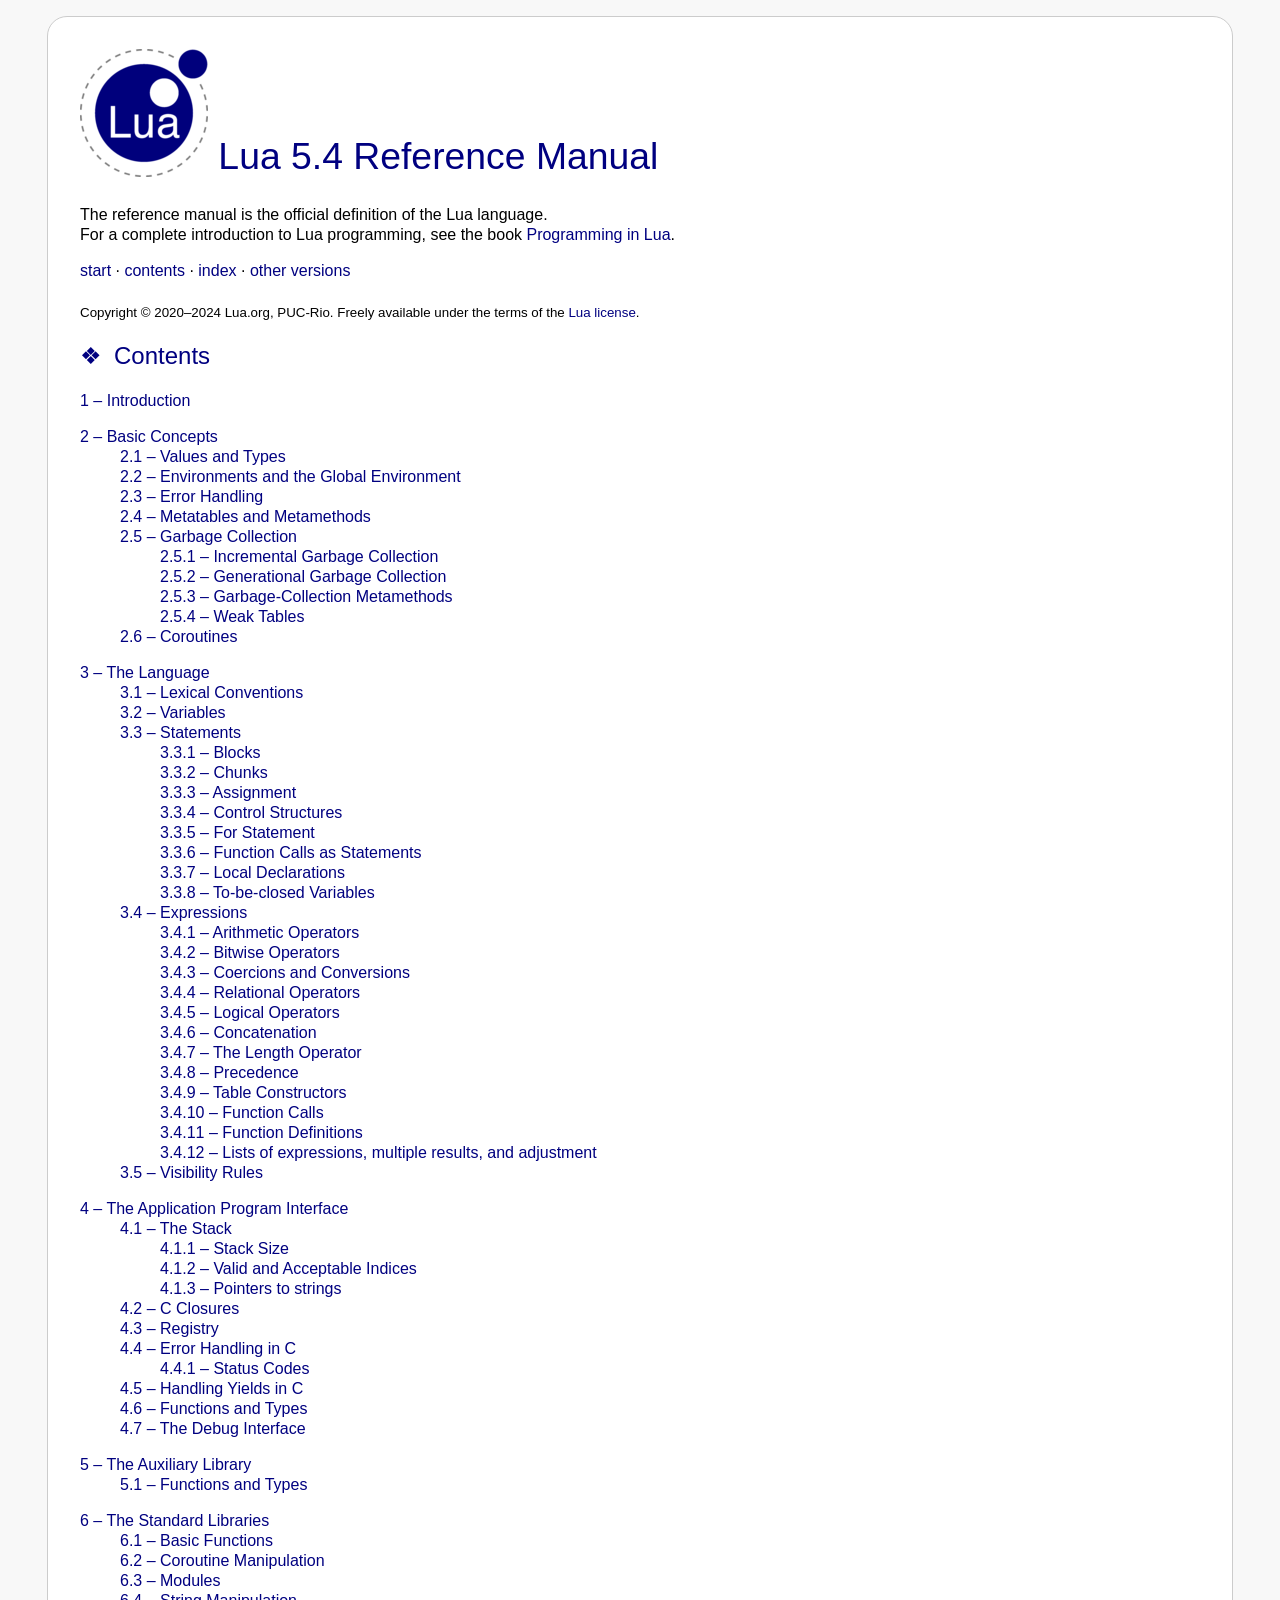
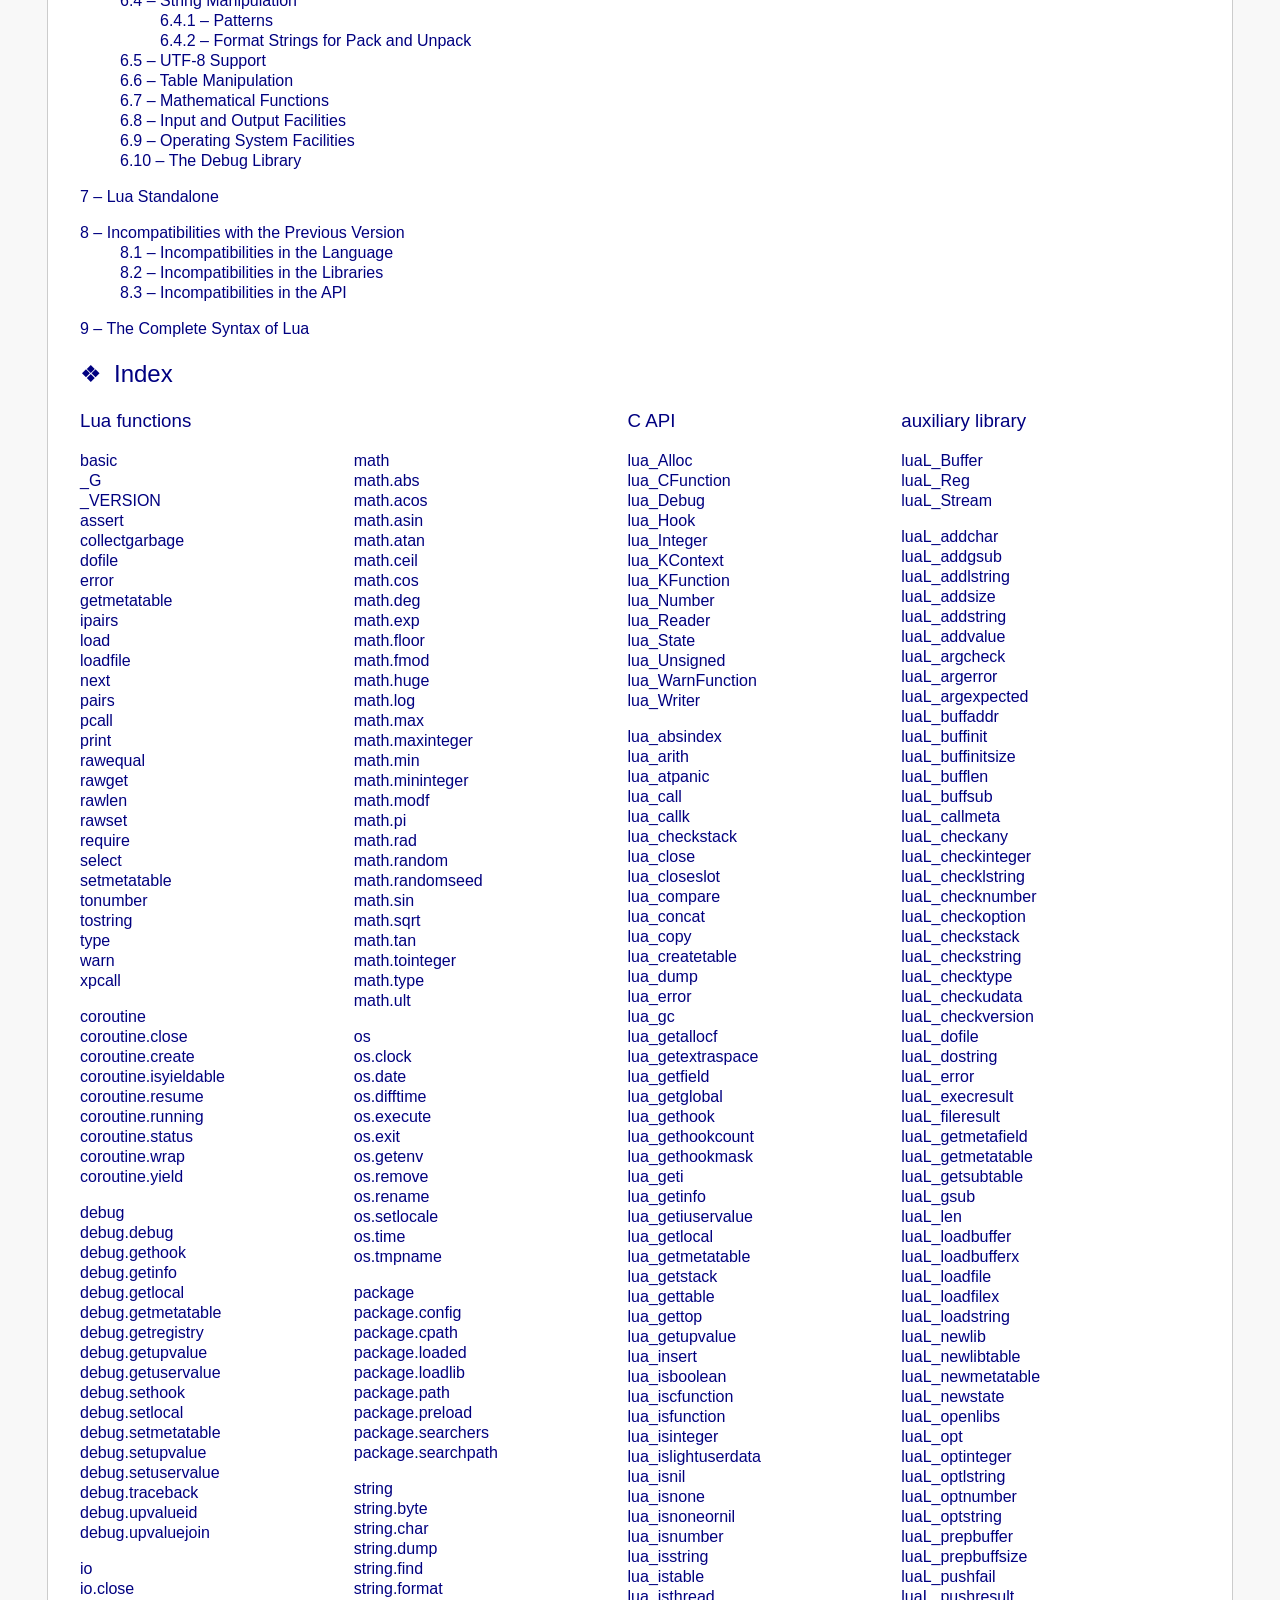
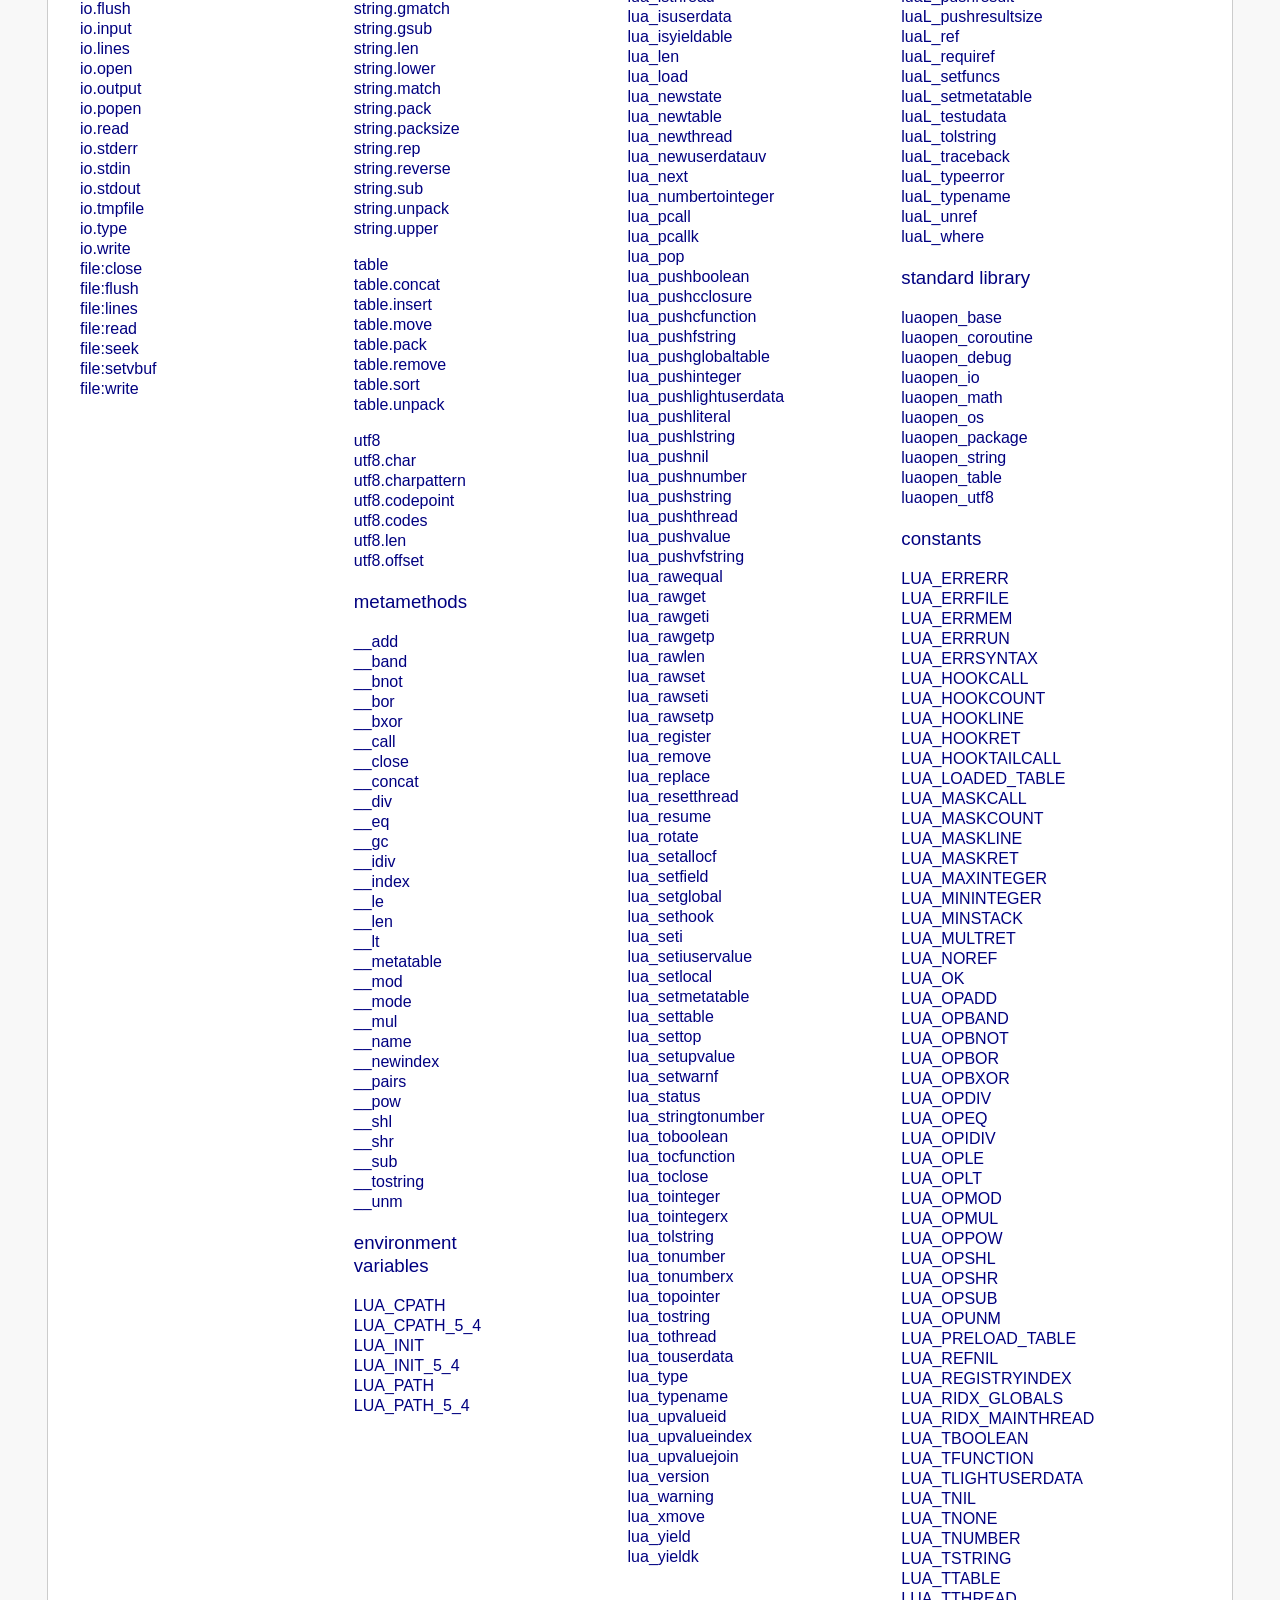
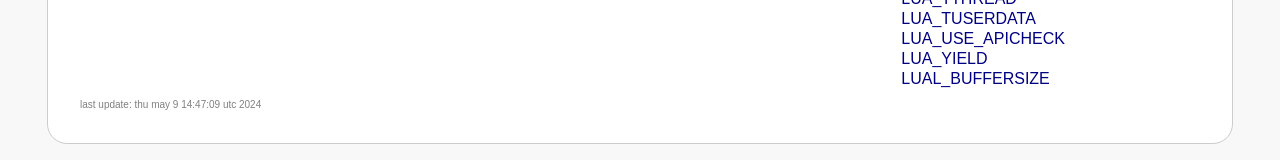
<file: components/lua/doc/contents.html>
<!DOCTYPE HTML PUBLIC "-//W3C//DTD HTML 4.01 Transitional//EN">
<HTML>
<HEAD>
<TITLE>Lua 5.4 Reference Manual - contents</TITLE>
<LINK REL="stylesheet" TYPE="text/css" HREF="lua.css">
<LINK REL="stylesheet" TYPE="text/css" HREF="index.css">
<META HTTP-EQUIV="content-type" CONTENT="text/html; charset=iso-8859-1">
</HEAD>

<BODY>

<H1>
<A HREF="https://www.lua.org/"><IMG SRC="logo.gif" ALT="Lua"></A>
Lua 5.4 Reference Manual
</H1>

<P>
The reference manual is the official definition of the Lua language.
<BR>
For a complete introduction to Lua programming, see the book
<A HREF="https://www.lua.org/pil/">Programming in Lua</A>.

<DIV CLASS="menubar">
<A HREF="manual.html">start</A>
&middot;
<A HREF="#contents">contents</A>
&middot;
<A HREF="#index">index</A>
&middot;
<A HREF="https://www.lua.org/manual/">other versions</A>
</DIV>

<P>
<SMALL>
Copyright &copy; 2020&ndash;2024 Lua.org, PUC-Rio.
Freely available under the terms of the
<A HREF="https://www.lua.org/license.html">Lua license</A>.
</SMALL>

<H2><A NAME="contents">Contents</A></H2>
<UL CLASS="contents menubar">
<LI><A HREF="manual.html">1 &ndash; Introduction</A>
<P>
<LI><A HREF="manual.html#2">2 &ndash; Basic Concepts</A>
<UL>
<LI><A HREF="manual.html#2.1">2.1 &ndash; Values and Types</A>
<LI><A HREF="manual.html#2.2">2.2 &ndash; Environments and the Global Environment</A>
<LI><A HREF="manual.html#2.3">2.3 &ndash; Error Handling</A>
<LI><A HREF="manual.html#2.4">2.4 &ndash; Metatables and Metamethods</A>
<LI><A HREF="manual.html#2.5">2.5 &ndash; Garbage Collection</A>
<UL>
<LI><A HREF="manual.html#2.5.1">2.5.1 &ndash; Incremental Garbage Collection</A>
<LI><A HREF="manual.html#2.5.2">2.5.2 &ndash; Generational Garbage Collection</A>
<LI><A HREF="manual.html#2.5.3">2.5.3 &ndash; Garbage-Collection Metamethods</A>
<LI><A HREF="manual.html#2.5.4">2.5.4 &ndash; Weak Tables</A>
</UL>
<LI><A HREF="manual.html#2.6">2.6 &ndash; Coroutines</A>
</UL>
<P>
<LI><A HREF="manual.html#3">3 &ndash; The Language</A>
<UL>
<LI><A HREF="manual.html#3.1">3.1 &ndash; Lexical Conventions</A>
<LI><A HREF="manual.html#3.2">3.2 &ndash; Variables</A>
<LI><A HREF="manual.html#3.3">3.3 &ndash; Statements</A>
<UL>
<LI><A HREF="manual.html#3.3.1">3.3.1 &ndash; Blocks</A>
<LI><A HREF="manual.html#3.3.2">3.3.2 &ndash; Chunks</A>
<LI><A HREF="manual.html#3.3.3">3.3.3 &ndash; Assignment</A>
<LI><A HREF="manual.html#3.3.4">3.3.4 &ndash; Control Structures</A>
<LI><A HREF="manual.html#3.3.5">3.3.5 &ndash; For Statement</A>
<LI><A HREF="manual.html#3.3.6">3.3.6 &ndash; Function Calls as Statements</A>
<LI><A HREF="manual.html#3.3.7">3.3.7 &ndash; Local Declarations</A>
<LI><A HREF="manual.html#3.3.8">3.3.8 &ndash; To-be-closed Variables</A>
</UL>
<LI><A HREF="manual.html#3.4">3.4 &ndash; Expressions</A>
<UL>
<LI><A HREF="manual.html#3.4.1">3.4.1 &ndash; Arithmetic Operators</A>
<LI><A HREF="manual.html#3.4.2">3.4.2 &ndash; Bitwise Operators</A>
<LI><A HREF="manual.html#3.4.3">3.4.3 &ndash; Coercions and Conversions</A>
<LI><A HREF="manual.html#3.4.4">3.4.4 &ndash; Relational Operators</A>
<LI><A HREF="manual.html#3.4.5">3.4.5 &ndash; Logical Operators</A>
<LI><A HREF="manual.html#3.4.6">3.4.6 &ndash; Concatenation</A>
<LI><A HREF="manual.html#3.4.7">3.4.7 &ndash; The Length Operator</A>
<LI><A HREF="manual.html#3.4.8">3.4.8 &ndash; Precedence</A>
<LI><A HREF="manual.html#3.4.9">3.4.9 &ndash; Table Constructors</A>
<LI><A HREF="manual.html#3.4.10">3.4.10 &ndash; Function Calls</A>
<LI><A HREF="manual.html#3.4.11">3.4.11 &ndash; Function Definitions</A>
<LI><A HREF="manual.html#3.4.12">3.4.12 &ndash; Lists of expressions, multiple results, and adjustment<A>

</UL>
<LI><A HREF="manual.html#3.5">3.5 &ndash; Visibility Rules</A>
</UL>
<P>
<LI><A HREF="manual.html#4">4 &ndash; The Application Program Interface</A>
<UL>
<LI><A HREF="manual.html#4.1">4.1 &ndash; The Stack</A>
<UL>
<LI><A HREF="manual.html#4.1.1">4.1.1 &ndash; Stack Size</A>
<LI><A HREF="manual.html#4.1.2">4.1.2 &ndash; Valid and Acceptable Indices</A>
<LI><A HREF="manual.html#4.1.3">4.1.3 &ndash; Pointers to strings</A>
</UL>
<LI><A HREF="manual.html#4.2">4.2 &ndash; C Closures</A>
<LI><A HREF="manual.html#4.3">4.3 &ndash; Registry</A>
<LI><A HREF="manual.html#4.4">4.4 &ndash; Error Handling in C</A>
<UL>
<LI><A HREF="manual.html#4.4.1">4.4.1 &ndash; Status Codes</A>
</UL>
<LI><A HREF="manual.html#4.5">4.5 &ndash; Handling Yields in C</A>
<LI><A HREF="manual.html#4.6">4.6 &ndash; Functions and Types</A>
<LI><A HREF="manual.html#4.7">4.7 &ndash; The Debug Interface</A>
</UL>
<P>
<LI><A HREF="manual.html#5">5 &ndash; The Auxiliary Library</A>
<UL>
<LI><A HREF="manual.html#5.1">5.1 &ndash; Functions and Types</A>
</UL>
<P>
<LI><A HREF="manual.html#6">6 &ndash; The Standard Libraries</A>
<UL>
<LI><A HREF="manual.html#6.1">6.1 &ndash; Basic Functions</A>
<LI><A HREF="manual.html#6.2">6.2 &ndash; Coroutine Manipulation</A>
<LI><A HREF="manual.html#6.3">6.3 &ndash; Modules</A>
<LI><A HREF="manual.html#6.4">6.4 &ndash; String Manipulation</A>
<UL>
<LI><A HREF="manual.html#6.4.1">6.4.1 &ndash; Patterns</A>
<LI><A HREF="manual.html#6.4.2">6.4.2 &ndash; Format Strings for Pack and Unpack</A>
</UL>
<LI><A HREF="manual.html#6.5">6.5 &ndash; UTF-8 Support</A>
<LI><A HREF="manual.html#6.6">6.6 &ndash; Table Manipulation</A>
<LI><A HREF="manual.html#6.7">6.7 &ndash; Mathematical Functions</A>
<LI><A HREF="manual.html#6.8">6.8 &ndash; Input and Output Facilities</A>
<LI><A HREF="manual.html#6.9">6.9 &ndash; Operating System Facilities</A>
<LI><A HREF="manual.html#6.10">6.10 &ndash; The Debug Library</A>
</UL>
<P>
<LI><A HREF="manual.html#7">7 &ndash; Lua Standalone</A>
<P>
<LI><A HREF="manual.html#8">8 &ndash; Incompatibilities with the Previous Version</A>
<UL>
<LI><A HREF="manual.html#8.1">8.1 &ndash; Incompatibilities in the Language</A>
<LI><A HREF="manual.html#8.2">8.2 &ndash; Incompatibilities in the Libraries</A>
<LI><A HREF="manual.html#8.3">8.3 &ndash; Incompatibilities in the API</A>
</UL>
<P>
<LI><A HREF="manual.html#9">9 &ndash; The Complete Syntax of Lua</A>
</UL>

<H2><A NAME="index">Index</A></H2>
<TABLE CLASS="menubar" WIDTH="100%">
<TR>
<TD>
<H3><A NAME="functions">Lua functions</A></H3>
<P>
<A HREF="manual.html#6.1">basic</A><BR>
<A HREF="manual.html#pdf-_G">_G</A><BR>
<A HREF="manual.html#pdf-_VERSION">_VERSION</A><BR>
<A HREF="manual.html#pdf-assert">assert</A><BR>
<A HREF="manual.html#pdf-collectgarbage">collectgarbage</A><BR>
<A HREF="manual.html#pdf-dofile">dofile</A><BR>
<A HREF="manual.html#pdf-error">error</A><BR>
<A HREF="manual.html#pdf-getmetatable">getmetatable</A><BR>
<A HREF="manual.html#pdf-ipairs">ipairs</A><BR>
<A HREF="manual.html#pdf-load">load</A><BR>
<A HREF="manual.html#pdf-loadfile">loadfile</A><BR>
<A HREF="manual.html#pdf-next">next</A><BR>
<A HREF="manual.html#pdf-pairs">pairs</A><BR>
<A HREF="manual.html#pdf-pcall">pcall</A><BR>
<A HREF="manual.html#pdf-print">print</A><BR>
<A HREF="manual.html#pdf-rawequal">rawequal</A><BR>
<A HREF="manual.html#pdf-rawget">rawget</A><BR>
<A HREF="manual.html#pdf-rawlen">rawlen</A><BR>
<A HREF="manual.html#pdf-rawset">rawset</A><BR>
<A HREF="manual.html#pdf-require">require</A><BR>
<A HREF="manual.html#pdf-select">select</A><BR>
<A HREF="manual.html#pdf-setmetatable">setmetatable</A><BR>
<A HREF="manual.html#pdf-tonumber">tonumber</A><BR>
<A HREF="manual.html#pdf-tostring">tostring</A><BR>
<A HREF="manual.html#pdf-type">type</A><BR>
<A HREF="manual.html#pdf-warn">warn</A><BR>
<A HREF="manual.html#pdf-xpcall">xpcall</A><BR>

<P>
<A HREF="manual.html#6.2">coroutine</A><BR>
<A HREF="manual.html#pdf-coroutine.close">coroutine.close</A><BR>
<A HREF="manual.html#pdf-coroutine.create">coroutine.create</A><BR>
<A HREF="manual.html#pdf-coroutine.isyieldable">coroutine.isyieldable</A><BR>
<A HREF="manual.html#pdf-coroutine.resume">coroutine.resume</A><BR>
<A HREF="manual.html#pdf-coroutine.running">coroutine.running</A><BR>
<A HREF="manual.html#pdf-coroutine.status">coroutine.status</A><BR>
<A HREF="manual.html#pdf-coroutine.wrap">coroutine.wrap</A><BR>
<A HREF="manual.html#pdf-coroutine.yield">coroutine.yield</A><BR>

<P>
<A HREF="manual.html#6.10">debug</A><BR>
<A HREF="manual.html#pdf-debug.debug">debug.debug</A><BR>
<A HREF="manual.html#pdf-debug.gethook">debug.gethook</A><BR>
<A HREF="manual.html#pdf-debug.getinfo">debug.getinfo</A><BR>
<A HREF="manual.html#pdf-debug.getlocal">debug.getlocal</A><BR>
<A HREF="manual.html#pdf-debug.getmetatable">debug.getmetatable</A><BR>
<A HREF="manual.html#pdf-debug.getregistry">debug.getregistry</A><BR>
<A HREF="manual.html#pdf-debug.getupvalue">debug.getupvalue</A><BR>
<A HREF="manual.html#pdf-debug.getuservalue">debug.getuservalue</A><BR>
<A HREF="manual.html#pdf-debug.sethook">debug.sethook</A><BR>
<A HREF="manual.html#pdf-debug.setlocal">debug.setlocal</A><BR>
<A HREF="manual.html#pdf-debug.setmetatable">debug.setmetatable</A><BR>
<A HREF="manual.html#pdf-debug.setupvalue">debug.setupvalue</A><BR>
<A HREF="manual.html#pdf-debug.setuservalue">debug.setuservalue</A><BR>
<A HREF="manual.html#pdf-debug.traceback">debug.traceback</A><BR>
<A HREF="manual.html#pdf-debug.upvalueid">debug.upvalueid</A><BR>
<A HREF="manual.html#pdf-debug.upvaluejoin">debug.upvaluejoin</A><BR>

<P>
<A HREF="manual.html#6.8">io</A><BR>
<A HREF="manual.html#pdf-io.close">io.close</A><BR>
<A HREF="manual.html#pdf-io.flush">io.flush</A><BR>
<A HREF="manual.html#pdf-io.input">io.input</A><BR>
<A HREF="manual.html#pdf-io.lines">io.lines</A><BR>
<A HREF="manual.html#pdf-io.open">io.open</A><BR>
<A HREF="manual.html#pdf-io.output">io.output</A><BR>
<A HREF="manual.html#pdf-io.popen">io.popen</A><BR>
<A HREF="manual.html#pdf-io.read">io.read</A><BR>
<A HREF="manual.html#pdf-io.stderr">io.stderr</A><BR>
<A HREF="manual.html#pdf-io.stdin">io.stdin</A><BR>
<A HREF="manual.html#pdf-io.stdout">io.stdout</A><BR>
<A HREF="manual.html#pdf-io.tmpfile">io.tmpfile</A><BR>
<A HREF="manual.html#pdf-io.type">io.type</A><BR>
<A HREF="manual.html#pdf-io.write">io.write</A><BR>

<A HREF="manual.html#pdf-file:close">file:close</A><BR>
<A HREF="manual.html#pdf-file:flush">file:flush</A><BR>
<A HREF="manual.html#pdf-file:lines">file:lines</A><BR>
<A HREF="manual.html#pdf-file:read">file:read</A><BR>
<A HREF="manual.html#pdf-file:seek">file:seek</A><BR>
<A HREF="manual.html#pdf-file:setvbuf">file:setvbuf</A><BR>
<A HREF="manual.html#pdf-file:write">file:write</A><BR>

</TD>
<TD>
<H3>&nbsp;</H3>
<P>
<A HREF="manual.html#6.7">math</A><BR>
<A HREF="manual.html#pdf-math.abs">math.abs</A><BR>
<A HREF="manual.html#pdf-math.acos">math.acos</A><BR>
<A HREF="manual.html#pdf-math.asin">math.asin</A><BR>
<A HREF="manual.html#pdf-math.atan">math.atan</A><BR>
<A HREF="manual.html#pdf-math.ceil">math.ceil</A><BR>
<A HREF="manual.html#pdf-math.cos">math.cos</A><BR>
<A HREF="manual.html#pdf-math.deg">math.deg</A><BR>
<A HREF="manual.html#pdf-math.exp">math.exp</A><BR>
<A HREF="manual.html#pdf-math.floor">math.floor</A><BR>
<A HREF="manual.html#pdf-math.fmod">math.fmod</A><BR>
<A HREF="manual.html#pdf-math.huge">math.huge</A><BR>
<A HREF="manual.html#pdf-math.log">math.log</A><BR>
<A HREF="manual.html#pdf-math.max">math.max</A><BR>
<A HREF="manual.html#pdf-math.maxinteger">math.maxinteger</A><BR>
<A HREF="manual.html#pdf-math.min">math.min</A><BR>
<A HREF="manual.html#pdf-math.mininteger">math.mininteger</A><BR>
<A HREF="manual.html#pdf-math.modf">math.modf</A><BR>
<A HREF="manual.html#pdf-math.pi">math.pi</A><BR>
<A HREF="manual.html#pdf-math.rad">math.rad</A><BR>
<A HREF="manual.html#pdf-math.random">math.random</A><BR>
<A HREF="manual.html#pdf-math.randomseed">math.randomseed</A><BR>
<A HREF="manual.html#pdf-math.sin">math.sin</A><BR>
<A HREF="manual.html#pdf-math.sqrt">math.sqrt</A><BR>
<A HREF="manual.html#pdf-math.tan">math.tan</A><BR>
<A HREF="manual.html#pdf-math.tointeger">math.tointeger</A><BR>
<A HREF="manual.html#pdf-math.type">math.type</A><BR>
<A HREF="manual.html#pdf-math.ult">math.ult</A><BR>

<P>
<A HREF="manual.html#6.9">os</A><BR>
<A HREF="manual.html#pdf-os.clock">os.clock</A><BR>
<A HREF="manual.html#pdf-os.date">os.date</A><BR>
<A HREF="manual.html#pdf-os.difftime">os.difftime</A><BR>
<A HREF="manual.html#pdf-os.execute">os.execute</A><BR>
<A HREF="manual.html#pdf-os.exit">os.exit</A><BR>
<A HREF="manual.html#pdf-os.getenv">os.getenv</A><BR>
<A HREF="manual.html#pdf-os.remove">os.remove</A><BR>
<A HREF="manual.html#pdf-os.rename">os.rename</A><BR>
<A HREF="manual.html#pdf-os.setlocale">os.setlocale</A><BR>
<A HREF="manual.html#pdf-os.time">os.time</A><BR>
<A HREF="manual.html#pdf-os.tmpname">os.tmpname</A><BR>

<P>
<A HREF="manual.html#6.3">package</A><BR>
<A HREF="manual.html#pdf-package.config">package.config</A><BR>
<A HREF="manual.html#pdf-package.cpath">package.cpath</A><BR>
<A HREF="manual.html#pdf-package.loaded">package.loaded</A><BR>
<A HREF="manual.html#pdf-package.loadlib">package.loadlib</A><BR>
<A HREF="manual.html#pdf-package.path">package.path</A><BR>
<A HREF="manual.html#pdf-package.preload">package.preload</A><BR>
<A HREF="manual.html#pdf-package.searchers">package.searchers</A><BR>
<A HREF="manual.html#pdf-package.searchpath">package.searchpath</A><BR>

<P>
<A HREF="manual.html#6.4">string</A><BR>
<A HREF="manual.html#pdf-string.byte">string.byte</A><BR>
<A HREF="manual.html#pdf-string.char">string.char</A><BR>
<A HREF="manual.html#pdf-string.dump">string.dump</A><BR>
<A HREF="manual.html#pdf-string.find">string.find</A><BR>
<A HREF="manual.html#pdf-string.format">string.format</A><BR>
<A HREF="manual.html#pdf-string.gmatch">string.gmatch</A><BR>
<A HREF="manual.html#pdf-string.gsub">string.gsub</A><BR>
<A HREF="manual.html#pdf-string.len">string.len</A><BR>
<A HREF="manual.html#pdf-string.lower">string.lower</A><BR>
<A HREF="manual.html#pdf-string.match">string.match</A><BR>
<A HREF="manual.html#pdf-string.pack">string.pack</A><BR>
<A HREF="manual.html#pdf-string.packsize">string.packsize</A><BR>
<A HREF="manual.html#pdf-string.rep">string.rep</A><BR>
<A HREF="manual.html#pdf-string.reverse">string.reverse</A><BR>
<A HREF="manual.html#pdf-string.sub">string.sub</A><BR>
<A HREF="manual.html#pdf-string.unpack">string.unpack</A><BR>
<A HREF="manual.html#pdf-string.upper">string.upper</A><BR>

<P>
<A HREF="manual.html#6.6">table</A><BR>
<A HREF="manual.html#pdf-table.concat">table.concat</A><BR>
<A HREF="manual.html#pdf-table.insert">table.insert</A><BR>
<A HREF="manual.html#pdf-table.move">table.move</A><BR>
<A HREF="manual.html#pdf-table.pack">table.pack</A><BR>
<A HREF="manual.html#pdf-table.remove">table.remove</A><BR>
<A HREF="manual.html#pdf-table.sort">table.sort</A><BR>
<A HREF="manual.html#pdf-table.unpack">table.unpack</A><BR>

<P>
<A HREF="manual.html#6.5">utf8</A><BR>
<A HREF="manual.html#pdf-utf8.char">utf8.char</A><BR>
<A HREF="manual.html#pdf-utf8.charpattern">utf8.charpattern</A><BR>
<A HREF="manual.html#pdf-utf8.codepoint">utf8.codepoint</A><BR>
<A HREF="manual.html#pdf-utf8.codes">utf8.codes</A><BR>
<A HREF="manual.html#pdf-utf8.len">utf8.len</A><BR>
<A HREF="manual.html#pdf-utf8.offset">utf8.offset</A><BR>

<H3><A NAME="metamethods">metamethods</A></H3>
<P>
<A HREF="manual.html#2.4">__add</A><BR>
<A HREF="manual.html#2.4">__band</A><BR>
<A HREF="manual.html#2.4">__bnot</A><BR>
<A HREF="manual.html#2.4">__bor</A><BR>
<A HREF="manual.html#2.4">__bxor</A><BR>
<A HREF="manual.html#2.4">__call</A><BR>
<A HREF="manual.html#3.3.8">__close</A><BR>
<A HREF="manual.html#2.4">__concat</A><BR>
<A HREF="manual.html#2.4">__div</A><BR>
<A HREF="manual.html#2.4">__eq</A><BR>
<A HREF="manual.html#2.5.3">__gc</A><BR>
<A HREF="manual.html#2.4">__idiv</A><BR>
<A HREF="manual.html#2.4">__index</A><BR>
<A HREF="manual.html#2.4">__le</A><BR>
<A HREF="manual.html#2.4">__len</A><BR>
<A HREF="manual.html#2.4">__lt</A><BR>
<A HREF="manual.html#pdf-getmetatable">__metatable</A><BR>
<A HREF="manual.html#2.4">__mod</A><BR>
<A HREF="manual.html#2.5.4">__mode</A><BR>
<A HREF="manual.html#2.4">__mul</A><BR>
<A HREF="manual.html#luaL_newmetatable">__name</A><BR>
<A HREF="manual.html#2.4">__newindex</A><BR>
<A HREF="manual.html#pdf-pairs">__pairs</A><BR>
<A HREF="manual.html#2.4">__pow</A><BR>
<A HREF="manual.html#2.4">__shl</A><BR>
<A HREF="manual.html#2.4">__shr</A><BR>
<A HREF="manual.html#2.4">__sub</A><BR>
<A HREF="manual.html#pdf-tostring">__tostring</A><BR>
<A HREF="manual.html#2.4">__unm</A><BR>

<H3><A NAME="env">environment<BR>variables</A></H3>
<P>
<A HREF="manual.html#pdf-LUA_CPATH">LUA_CPATH</A><BR>
<A HREF="manual.html#pdf-LUA_CPATH_5_4">LUA_CPATH_5_4</A><BR>
<A HREF="manual.html#pdf-LUA_INIT">LUA_INIT</A><BR>
<A HREF="manual.html#pdf-LUA_INIT_5_4">LUA_INIT_5_4</A><BR>
<A HREF="manual.html#pdf-LUA_PATH">LUA_PATH</A><BR>
<A HREF="manual.html#pdf-LUA_PATH_5_4">LUA_PATH_5_4</A><BR>

</TD>
<TD>
<H3><A NAME="api">C API</A></H3>
<P>
<A HREF="manual.html#lua_Alloc">lua_Alloc</A><BR>
<A HREF="manual.html#lua_CFunction">lua_CFunction</A><BR>
<A HREF="manual.html#lua_Debug">lua_Debug</A><BR>
<A HREF="manual.html#lua_Hook">lua_Hook</A><BR>
<A HREF="manual.html#lua_Integer">lua_Integer</A><BR>
<A HREF="manual.html#lua_KContext">lua_KContext</A><BR>
<A HREF="manual.html#lua_KFunction">lua_KFunction</A><BR>
<A HREF="manual.html#lua_Number">lua_Number</A><BR>
<A HREF="manual.html#lua_Reader">lua_Reader</A><BR>
<A HREF="manual.html#lua_State">lua_State</A><BR>
<A HREF="manual.html#lua_Unsigned">lua_Unsigned</A><BR>
<A HREF="manual.html#lua_WarnFunction">lua_WarnFunction</A><BR>
<A HREF="manual.html#lua_Writer">lua_Writer</A><BR>

<P>
<A HREF="manual.html#lua_absindex">lua_absindex</A><BR>
<A HREF="manual.html#lua_arith">lua_arith</A><BR>
<A HREF="manual.html#lua_atpanic">lua_atpanic</A><BR>
<A HREF="manual.html#lua_call">lua_call</A><BR>
<A HREF="manual.html#lua_callk">lua_callk</A><BR>
<A HREF="manual.html#lua_checkstack">lua_checkstack</A><BR>
<A HREF="manual.html#lua_close">lua_close</A><BR>
<A HREF="manual.html#lua_closeslot">lua_closeslot</A><BR>
<A HREF="manual.html#lua_compare">lua_compare</A><BR>
<A HREF="manual.html#lua_concat">lua_concat</A><BR>
<A HREF="manual.html#lua_copy">lua_copy</A><BR>
<A HREF="manual.html#lua_createtable">lua_createtable</A><BR>
<A HREF="manual.html#lua_dump">lua_dump</A><BR>
<A HREF="manual.html#lua_error">lua_error</A><BR>
<A HREF="manual.html#lua_gc">lua_gc</A><BR>
<A HREF="manual.html#lua_getallocf">lua_getallocf</A><BR>
<A HREF="manual.html#lua_getextraspace">lua_getextraspace</A><BR>
<A HREF="manual.html#lua_getfield">lua_getfield</A><BR>
<A HREF="manual.html#lua_getglobal">lua_getglobal</A><BR>
<A HREF="manual.html#lua_gethook">lua_gethook</A><BR>
<A HREF="manual.html#lua_gethookcount">lua_gethookcount</A><BR>
<A HREF="manual.html#lua_gethookmask">lua_gethookmask</A><BR>
<A HREF="manual.html#lua_geti">lua_geti</A><BR>
<A HREF="manual.html#lua_getinfo">lua_getinfo</A><BR>
<A HREF="manual.html#lua_getiuservalue">lua_getiuservalue</A><BR>
<A HREF="manual.html#lua_getlocal">lua_getlocal</A><BR>
<A HREF="manual.html#lua_getmetatable">lua_getmetatable</A><BR>
<A HREF="manual.html#lua_getstack">lua_getstack</A><BR>
<A HREF="manual.html#lua_gettable">lua_gettable</A><BR>
<A HREF="manual.html#lua_gettop">lua_gettop</A><BR>
<A HREF="manual.html#lua_getupvalue">lua_getupvalue</A><BR>
<A HREF="manual.html#lua_insert">lua_insert</A><BR>
<A HREF="manual.html#lua_isboolean">lua_isboolean</A><BR>
<A HREF="manual.html#lua_iscfunction">lua_iscfunction</A><BR>
<A HREF="manual.html#lua_isfunction">lua_isfunction</A><BR>
<A HREF="manual.html#lua_isinteger">lua_isinteger</A><BR>
<A HREF="manual.html#lua_islightuserdata">lua_islightuserdata</A><BR>
<A HREF="manual.html#lua_isnil">lua_isnil</A><BR>
<A HREF="manual.html#lua_isnone">lua_isnone</A><BR>
<A HREF="manual.html#lua_isnoneornil">lua_isnoneornil</A><BR>
<A HREF="manual.html#lua_isnumber">lua_isnumber</A><BR>
<A HREF="manual.html#lua_isstring">lua_isstring</A><BR>
<A HREF="manual.html#lua_istable">lua_istable</A><BR>
<A HREF="manual.html#lua_isthread">lua_isthread</A><BR>
<A HREF="manual.html#lua_isuserdata">lua_isuserdata</A><BR>
<A HREF="manual.html#lua_isyieldable">lua_isyieldable</A><BR>
<A HREF="manual.html#lua_len">lua_len</A><BR>
<A HREF="manual.html#lua_load">lua_load</A><BR>
<A HREF="manual.html#lua_newstate">lua_newstate</A><BR>
<A HREF="manual.html#lua_newtable">lua_newtable</A><BR>
<A HREF="manual.html#lua_newthread">lua_newthread</A><BR>
<A HREF="manual.html#lua_newuserdatauv">lua_newuserdatauv</A><BR>
<A HREF="manual.html#lua_next">lua_next</A><BR>
<A HREF="manual.html#lua_numbertointeger">lua_numbertointeger</A><BR>
<A HREF="manual.html#lua_pcall">lua_pcall</A><BR>
<A HREF="manual.html#lua_pcallk">lua_pcallk</A><BR>
<A HREF="manual.html#lua_pop">lua_pop</A><BR>
<A HREF="manual.html#lua_pushboolean">lua_pushboolean</A><BR>
<A HREF="manual.html#lua_pushcclosure">lua_pushcclosure</A><BR>
<A HREF="manual.html#lua_pushcfunction">lua_pushcfunction</A><BR>
<A HREF="manual.html#lua_pushfstring">lua_pushfstring</A><BR>
<A HREF="manual.html#lua_pushglobaltable">lua_pushglobaltable</A><BR>
<A HREF="manual.html#lua_pushinteger">lua_pushinteger</A><BR>
<A HREF="manual.html#lua_pushlightuserdata">lua_pushlightuserdata</A><BR>
<A HREF="manual.html#lua_pushliteral">lua_pushliteral</A><BR>
<A HREF="manual.html#lua_pushlstring">lua_pushlstring</A><BR>
<A HREF="manual.html#lua_pushnil">lua_pushnil</A><BR>
<A HREF="manual.html#lua_pushnumber">lua_pushnumber</A><BR>
<A HREF="manual.html#lua_pushstring">lua_pushstring</A><BR>
<A HREF="manual.html#lua_pushthread">lua_pushthread</A><BR>
<A HREF="manual.html#lua_pushvalue">lua_pushvalue</A><BR>
<A HREF="manual.html#lua_pushvfstring">lua_pushvfstring</A><BR>
<A HREF="manual.html#lua_rawequal">lua_rawequal</A><BR>
<A HREF="manual.html#lua_rawget">lua_rawget</A><BR>
<A HREF="manual.html#lua_rawgeti">lua_rawgeti</A><BR>
<A HREF="manual.html#lua_rawgetp">lua_rawgetp</A><BR>
<A HREF="manual.html#lua_rawlen">lua_rawlen</A><BR>
<A HREF="manual.html#lua_rawset">lua_rawset</A><BR>
<A HREF="manual.html#lua_rawseti">lua_rawseti</A><BR>
<A HREF="manual.html#lua_rawsetp">lua_rawsetp</A><BR>
<A HREF="manual.html#lua_register">lua_register</A><BR>
<A HREF="manual.html#lua_remove">lua_remove</A><BR>
<A HREF="manual.html#lua_replace">lua_replace</A><BR>
<A HREF="manual.html#lua_resetthread">lua_resetthread</A><BR>
<A HREF="manual.html#lua_resume">lua_resume</A><BR>
<A HREF="manual.html#lua_rotate">lua_rotate</A><BR>
<A HREF="manual.html#lua_setallocf">lua_setallocf</A><BR>
<A HREF="manual.html#lua_setfield">lua_setfield</A><BR>
<A HREF="manual.html#lua_setglobal">lua_setglobal</A><BR>
<A HREF="manual.html#lua_sethook">lua_sethook</A><BR>
<A HREF="manual.html#lua_seti">lua_seti</A><BR>
<A HREF="manual.html#lua_setiuservalue">lua_setiuservalue</A><BR>
<A HREF="manual.html#lua_setlocal">lua_setlocal</A><BR>
<A HREF="manual.html#lua_setmetatable">lua_setmetatable</A><BR>
<A HREF="manual.html#lua_settable">lua_settable</A><BR>
<A HREF="manual.html#lua_settop">lua_settop</A><BR>
<A HREF="manual.html#lua_setupvalue">lua_setupvalue</A><BR>
<A HREF="manual.html#lua_setwarnf">lua_setwarnf</A><BR>
<A HREF="manual.html#lua_status">lua_status</A><BR>
<A HREF="manual.html#lua_stringtonumber">lua_stringtonumber</A><BR>
<A HREF="manual.html#lua_toboolean">lua_toboolean</A><BR>
<A HREF="manual.html#lua_tocfunction">lua_tocfunction</A><BR>
<A HREF="manual.html#lua_toclose">lua_toclose</A><BR>
<A HREF="manual.html#lua_tointeger">lua_tointeger</A><BR>
<A HREF="manual.html#lua_tointegerx">lua_tointegerx</A><BR>
<A HREF="manual.html#lua_tolstring">lua_tolstring</A><BR>
<A HREF="manual.html#lua_tonumber">lua_tonumber</A><BR>
<A HREF="manual.html#lua_tonumberx">lua_tonumberx</A><BR>
<A HREF="manual.html#lua_topointer">lua_topointer</A><BR>
<A HREF="manual.html#lua_tostring">lua_tostring</A><BR>
<A HREF="manual.html#lua_tothread">lua_tothread</A><BR>
<A HREF="manual.html#lua_touserdata">lua_touserdata</A><BR>
<A HREF="manual.html#lua_type">lua_type</A><BR>
<A HREF="manual.html#lua_typename">lua_typename</A><BR>
<A HREF="manual.html#lua_upvalueid">lua_upvalueid</A><BR>
<A HREF="manual.html#lua_upvalueindex">lua_upvalueindex</A><BR>
<A HREF="manual.html#lua_upvaluejoin">lua_upvaluejoin</A><BR>
<A HREF="manual.html#lua_version">lua_version</A><BR>
<A HREF="manual.html#lua_warning">lua_warning</A><BR>
<A HREF="manual.html#lua_xmove">lua_xmove</A><BR>
<A HREF="manual.html#lua_yield">lua_yield</A><BR>
<A HREF="manual.html#lua_yieldk">lua_yieldk</A><BR>

</TD>
<TD>
<H3><A NAME="auxlib">auxiliary library</A></H3>
<P>
<A HREF="manual.html#luaL_Buffer">luaL_Buffer</A><BR>
<A HREF="manual.html#luaL_Reg">luaL_Reg</A><BR>
<A HREF="manual.html#luaL_Stream">luaL_Stream</A><BR>

<P>
<A HREF="manual.html#luaL_addchar">luaL_addchar</A><BR>
<A HREF="manual.html#luaL_addgsub">luaL_addgsub</A><BR>
<A HREF="manual.html#luaL_addlstring">luaL_addlstring</A><BR>
<A HREF="manual.html#luaL_addsize">luaL_addsize</A><BR>
<A HREF="manual.html#luaL_addstring">luaL_addstring</A><BR>
<A HREF="manual.html#luaL_addvalue">luaL_addvalue</A><BR>
<A HREF="manual.html#luaL_argcheck">luaL_argcheck</A><BR>
<A HREF="manual.html#luaL_argerror">luaL_argerror</A><BR>
<A HREF="manual.html#luaL_argexpected">luaL_argexpected</A><BR>
<A HREF="manual.html#luaL_buffaddr">luaL_buffaddr</A><BR>
<A HREF="manual.html#luaL_buffinit">luaL_buffinit</A><BR>
<A HREF="manual.html#luaL_buffinitsize">luaL_buffinitsize</A><BR>
<A HREF="manual.html#luaL_bufflen">luaL_bufflen</A><BR>
<A HREF="manual.html#luaL_buffsub">luaL_buffsub</A><BR>
<A HREF="manual.html#luaL_callmeta">luaL_callmeta</A><BR>
<A HREF="manual.html#luaL_checkany">luaL_checkany</A><BR>
<A HREF="manual.html#luaL_checkinteger">luaL_checkinteger</A><BR>
<A HREF="manual.html#luaL_checklstring">luaL_checklstring</A><BR>
<A HREF="manual.html#luaL_checknumber">luaL_checknumber</A><BR>
<A HREF="manual.html#luaL_checkoption">luaL_checkoption</A><BR>
<A HREF="manual.html#luaL_checkstack">luaL_checkstack</A><BR>
<A HREF="manual.html#luaL_checkstring">luaL_checkstring</A><BR>
<A HREF="manual.html#luaL_checktype">luaL_checktype</A><BR>
<A HREF="manual.html#luaL_checkudata">luaL_checkudata</A><BR>
<A HREF="manual.html#luaL_checkversion">luaL_checkversion</A><BR>
<A HREF="manual.html#luaL_dofile">luaL_dofile</A><BR>
<A HREF="manual.html#luaL_dostring">luaL_dostring</A><BR>
<A HREF="manual.html#luaL_error">luaL_error</A><BR>
<A HREF="manual.html#luaL_execresult">luaL_execresult</A><BR>
<A HREF="manual.html#luaL_fileresult">luaL_fileresult</A><BR>
<A HREF="manual.html#luaL_getmetafield">luaL_getmetafield</A><BR>
<A HREF="manual.html#luaL_getmetatable">luaL_getmetatable</A><BR>
<A HREF="manual.html#luaL_getsubtable">luaL_getsubtable</A><BR>
<A HREF="manual.html#luaL_gsub">luaL_gsub</A><BR>
<A HREF="manual.html#luaL_len">luaL_len</A><BR>
<A HREF="manual.html#luaL_loadbuffer">luaL_loadbuffer</A><BR>
<A HREF="manual.html#luaL_loadbufferx">luaL_loadbufferx</A><BR>
<A HREF="manual.html#luaL_loadfile">luaL_loadfile</A><BR>
<A HREF="manual.html#luaL_loadfilex">luaL_loadfilex</A><BR>
<A HREF="manual.html#luaL_loadstring">luaL_loadstring</A><BR>
<A HREF="manual.html#luaL_newlib">luaL_newlib</A><BR>
<A HREF="manual.html#luaL_newlibtable">luaL_newlibtable</A><BR>
<A HREF="manual.html#luaL_newmetatable">luaL_newmetatable</A><BR>
<A HREF="manual.html#luaL_newstate">luaL_newstate</A><BR>
<A HREF="manual.html#luaL_openlibs">luaL_openlibs</A><BR>
<A HREF="manual.html#luaL_opt">luaL_opt</A><BR>
<A HREF="manual.html#luaL_optinteger">luaL_optinteger</A><BR>
<A HREF="manual.html#luaL_optlstring">luaL_optlstring</A><BR>
<A HREF="manual.html#luaL_optnumber">luaL_optnumber</A><BR>
<A HREF="manual.html#luaL_optstring">luaL_optstring</A><BR>
<A HREF="manual.html#luaL_prepbuffer">luaL_prepbuffer</A><BR>
<A HREF="manual.html#luaL_prepbuffsize">luaL_prepbuffsize</A><BR>
<A HREF="manual.html#luaL_pushfail">luaL_pushfail</A><BR>
<A HREF="manual.html#luaL_pushresult">luaL_pushresult</A><BR>
<A HREF="manual.html#luaL_pushresultsize">luaL_pushresultsize</A><BR>
<A HREF="manual.html#luaL_ref">luaL_ref</A><BR>
<A HREF="manual.html#luaL_requiref">luaL_requiref</A><BR>
<A HREF="manual.html#luaL_setfuncs">luaL_setfuncs</A><BR>
<A HREF="manual.html#luaL_setmetatable">luaL_setmetatable</A><BR>
<A HREF="manual.html#luaL_testudata">luaL_testudata</A><BR>
<A HREF="manual.html#luaL_tolstring">luaL_tolstring</A><BR>
<A HREF="manual.html#luaL_traceback">luaL_traceback</A><BR>
<A HREF="manual.html#luaL_typeerror">luaL_typeerror</A><BR>
<A HREF="manual.html#luaL_typename">luaL_typename</A><BR>
<A HREF="manual.html#luaL_unref">luaL_unref</A><BR>
<A HREF="manual.html#luaL_where">luaL_where</A><BR>

<H3><A NAME="library">standard library</A></H3>
<P>
<A HREF="manual.html#pdf-luaopen_base">luaopen_base</A><BR>
<A HREF="manual.html#pdf-luaopen_coroutine">luaopen_coroutine</A><BR>
<A HREF="manual.html#pdf-luaopen_debug">luaopen_debug</A><BR>
<A HREF="manual.html#pdf-luaopen_io">luaopen_io</A><BR>
<A HREF="manual.html#pdf-luaopen_math">luaopen_math</A><BR>
<A HREF="manual.html#pdf-luaopen_os">luaopen_os</A><BR>
<A HREF="manual.html#pdf-luaopen_package">luaopen_package</A><BR>
<A HREF="manual.html#pdf-luaopen_string">luaopen_string</A><BR>
<A HREF="manual.html#pdf-luaopen_table">luaopen_table</A><BR>
<A HREF="manual.html#pdf-luaopen_utf8">luaopen_utf8</A><BR>

<H3><A NAME="constants">constants</A></H3>
<P>
<A HREF="manual.html#pdf-LUA_ERRERR">LUA_ERRERR</A><BR>
<A HREF="manual.html#pdf-LUA_ERRFILE">LUA_ERRFILE</A><BR>
<A HREF="manual.html#pdf-LUA_ERRMEM">LUA_ERRMEM</A><BR>
<A HREF="manual.html#pdf-LUA_ERRRUN">LUA_ERRRUN</A><BR>
<A HREF="manual.html#pdf-LUA_ERRSYNTAX">LUA_ERRSYNTAX</A><BR>
<A HREF="manual.html#pdf-LUA_HOOKCALL">LUA_HOOKCALL</A><BR>
<A HREF="manual.html#pdf-LUA_HOOKCOUNT">LUA_HOOKCOUNT</A><BR>
<A HREF="manual.html#pdf-LUA_HOOKLINE">LUA_HOOKLINE</A><BR>
<A HREF="manual.html#pdf-LUA_HOOKRET">LUA_HOOKRET</A><BR>
<A HREF="manual.html#pdf-LUA_HOOKTAILCALL">LUA_HOOKTAILCALL</A><BR>
<A HREF="manual.html#pdf-LUA_LOADED_TABLE">LUA_LOADED_TABLE</A><BR>
<A HREF="manual.html#pdf-LUA_MASKCALL">LUA_MASKCALL</A><BR>
<A HREF="manual.html#pdf-LUA_MASKCOUNT">LUA_MASKCOUNT</A><BR>
<A HREF="manual.html#pdf-LUA_MASKLINE">LUA_MASKLINE</A><BR>
<A HREF="manual.html#pdf-LUA_MASKRET">LUA_MASKRET</A><BR>
<A HREF="manual.html#pdf-LUA_MAXINTEGER">LUA_MAXINTEGER</A><BR>
<A HREF="manual.html#pdf-LUA_MININTEGER">LUA_MININTEGER</A><BR>
<A HREF="manual.html#pdf-LUA_MINSTACK">LUA_MINSTACK</A><BR>
<A HREF="manual.html#pdf-LUA_MULTRET">LUA_MULTRET</A><BR>
<A HREF="manual.html#pdf-LUA_NOREF">LUA_NOREF</A><BR>
<A HREF="manual.html#pdf-LUA_OK">LUA_OK</A><BR>
<A HREF="manual.html#pdf-LUA_OPADD">LUA_OPADD</A><BR>
<A HREF="manual.html#pdf-LUA_OPBAND">LUA_OPBAND</A><BR>
<A HREF="manual.html#pdf-LUA_OPBNOT">LUA_OPBNOT</A><BR>
<A HREF="manual.html#pdf-LUA_OPBOR">LUA_OPBOR</A><BR>
<A HREF="manual.html#pdf-LUA_OPBXOR">LUA_OPBXOR</A><BR>
<A HREF="manual.html#pdf-LUA_OPDIV">LUA_OPDIV</A><BR>
<A HREF="manual.html#pdf-LUA_OPEQ">LUA_OPEQ</A><BR>
<A HREF="manual.html#pdf-LUA_OPIDIV">LUA_OPIDIV</A><BR>
<A HREF="manual.html#pdf-LUA_OPLE">LUA_OPLE</A><BR>
<A HREF="manual.html#pdf-LUA_OPLT">LUA_OPLT</A><BR>
<A HREF="manual.html#pdf-LUA_OPMOD">LUA_OPMOD</A><BR>
<A HREF="manual.html#pdf-LUA_OPMUL">LUA_OPMUL</A><BR>
<A HREF="manual.html#pdf-LUA_OPPOW">LUA_OPPOW</A><BR>
<A HREF="manual.html#pdf-LUA_OPSHL">LUA_OPSHL</A><BR>
<A HREF="manual.html#pdf-LUA_OPSHR">LUA_OPSHR</A><BR>
<A HREF="manual.html#pdf-LUA_OPSUB">LUA_OPSUB</A><BR>
<A HREF="manual.html#pdf-LUA_OPUNM">LUA_OPUNM</A><BR>
<A HREF="manual.html#pdf-LUA_PRELOAD_TABLE">LUA_PRELOAD_TABLE</A><BR>
<A HREF="manual.html#pdf-LUA_REFNIL">LUA_REFNIL</A><BR>
<A HREF="manual.html#pdf-LUA_REGISTRYINDEX">LUA_REGISTRYINDEX</A><BR>
<A HREF="manual.html#pdf-LUA_RIDX_GLOBALS">LUA_RIDX_GLOBALS</A><BR>
<A HREF="manual.html#pdf-LUA_RIDX_MAINTHREAD">LUA_RIDX_MAINTHREAD</A><BR>
<A HREF="manual.html#pdf-LUA_TBOOLEAN">LUA_TBOOLEAN</A><BR>
<A HREF="manual.html#pdf-LUA_TFUNCTION">LUA_TFUNCTION</A><BR>
<A HREF="manual.html#pdf-LUA_TLIGHTUSERDATA">LUA_TLIGHTUSERDATA</A><BR>
<A HREF="manual.html#pdf-LUA_TNIL">LUA_TNIL</A><BR>
<A HREF="manual.html#pdf-LUA_TNONE">LUA_TNONE</A><BR>
<A HREF="manual.html#pdf-LUA_TNUMBER">LUA_TNUMBER</A><BR>
<A HREF="manual.html#pdf-LUA_TSTRING">LUA_TSTRING</A><BR>
<A HREF="manual.html#pdf-LUA_TTABLE">LUA_TTABLE</A><BR>
<A HREF="manual.html#pdf-LUA_TTHREAD">LUA_TTHREAD</A><BR>
<A HREF="manual.html#pdf-LUA_TUSERDATA">LUA_TUSERDATA</A><BR>
<A HREF="manual.html#pdf-LUA_USE_APICHECK">LUA_USE_APICHECK</A><BR>
<A HREF="manual.html#pdf-LUA_YIELD">LUA_YIELD</A><BR>
<A HREF="manual.html#pdf-LUAL_BUFFERSIZE">LUAL_BUFFERSIZE</A><BR>

</TD>
</TR>
</TABLE>

<P CLASS="footer">
Last update:
Thu May  9 14:47:09 UTC 2024
</P>
<!--
Last change: revised for Lua 5.4.7
-->

</BODY>
</HTML>
</file>
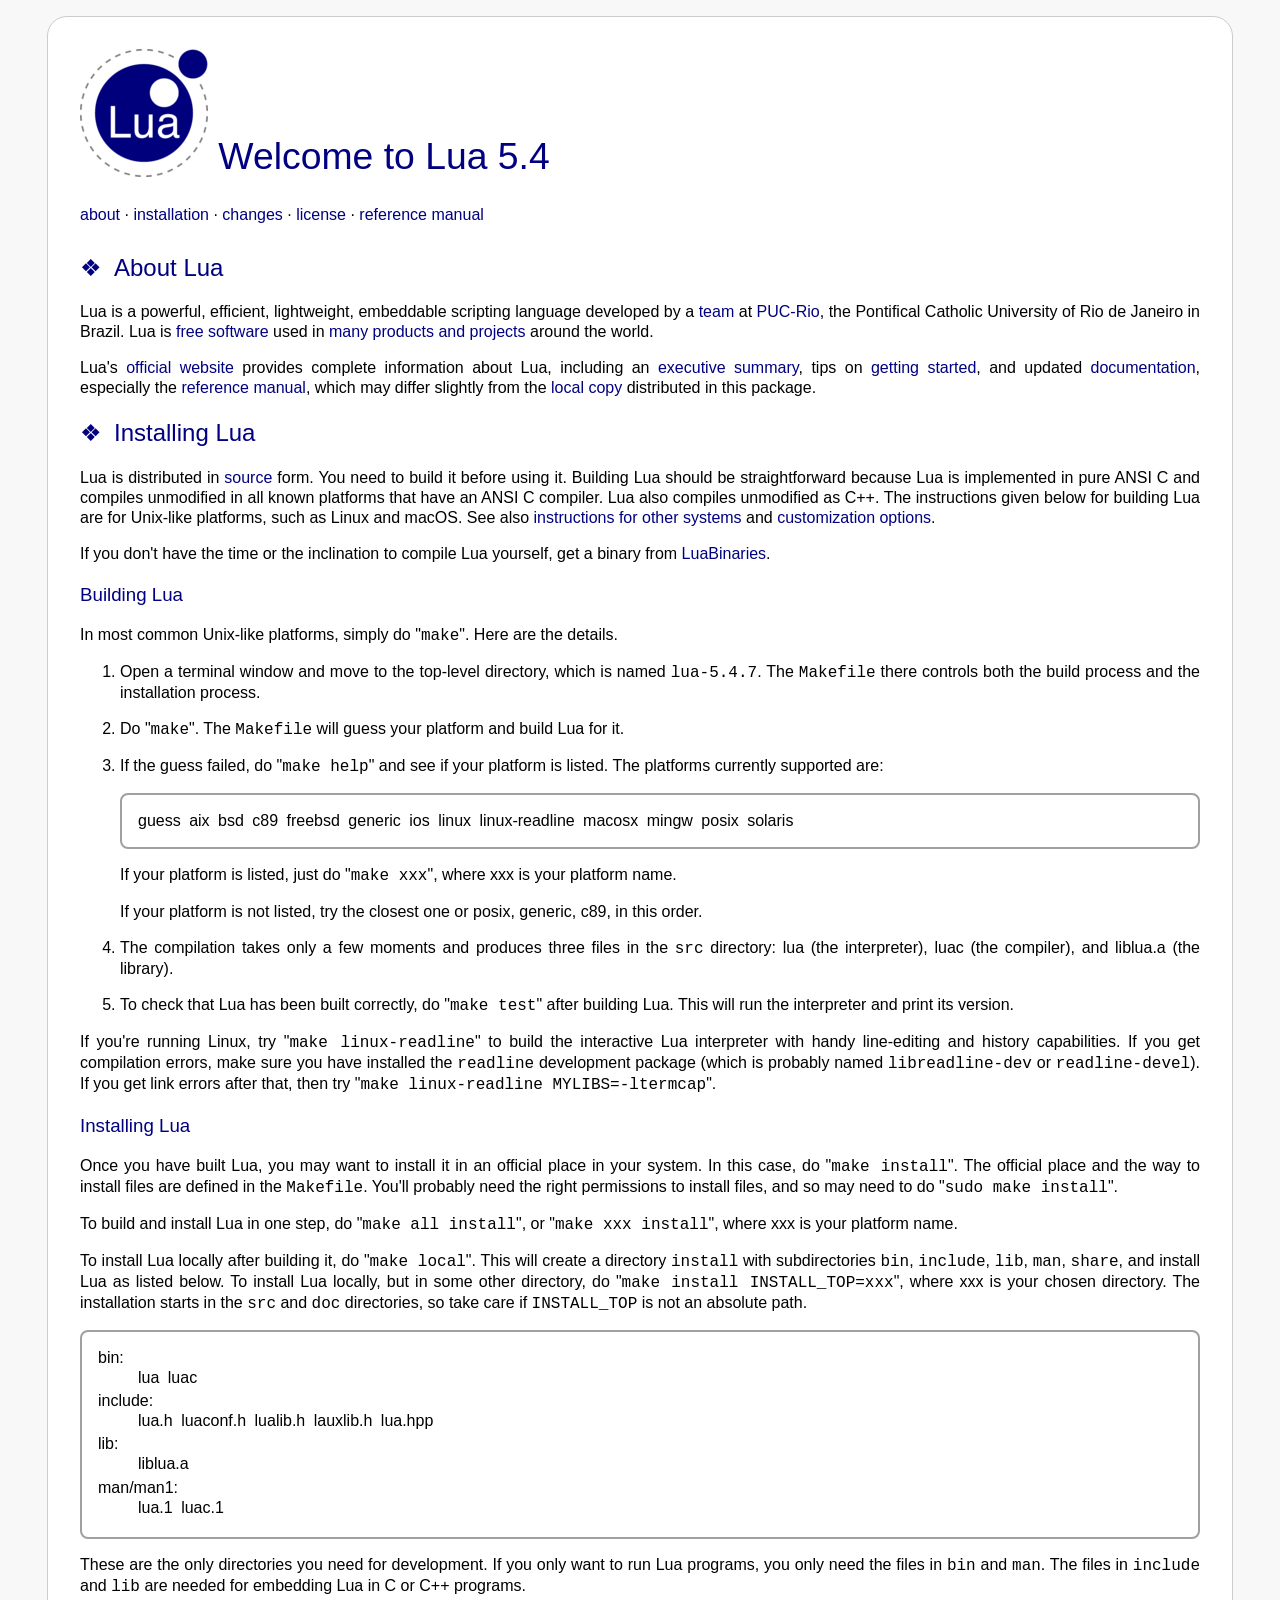
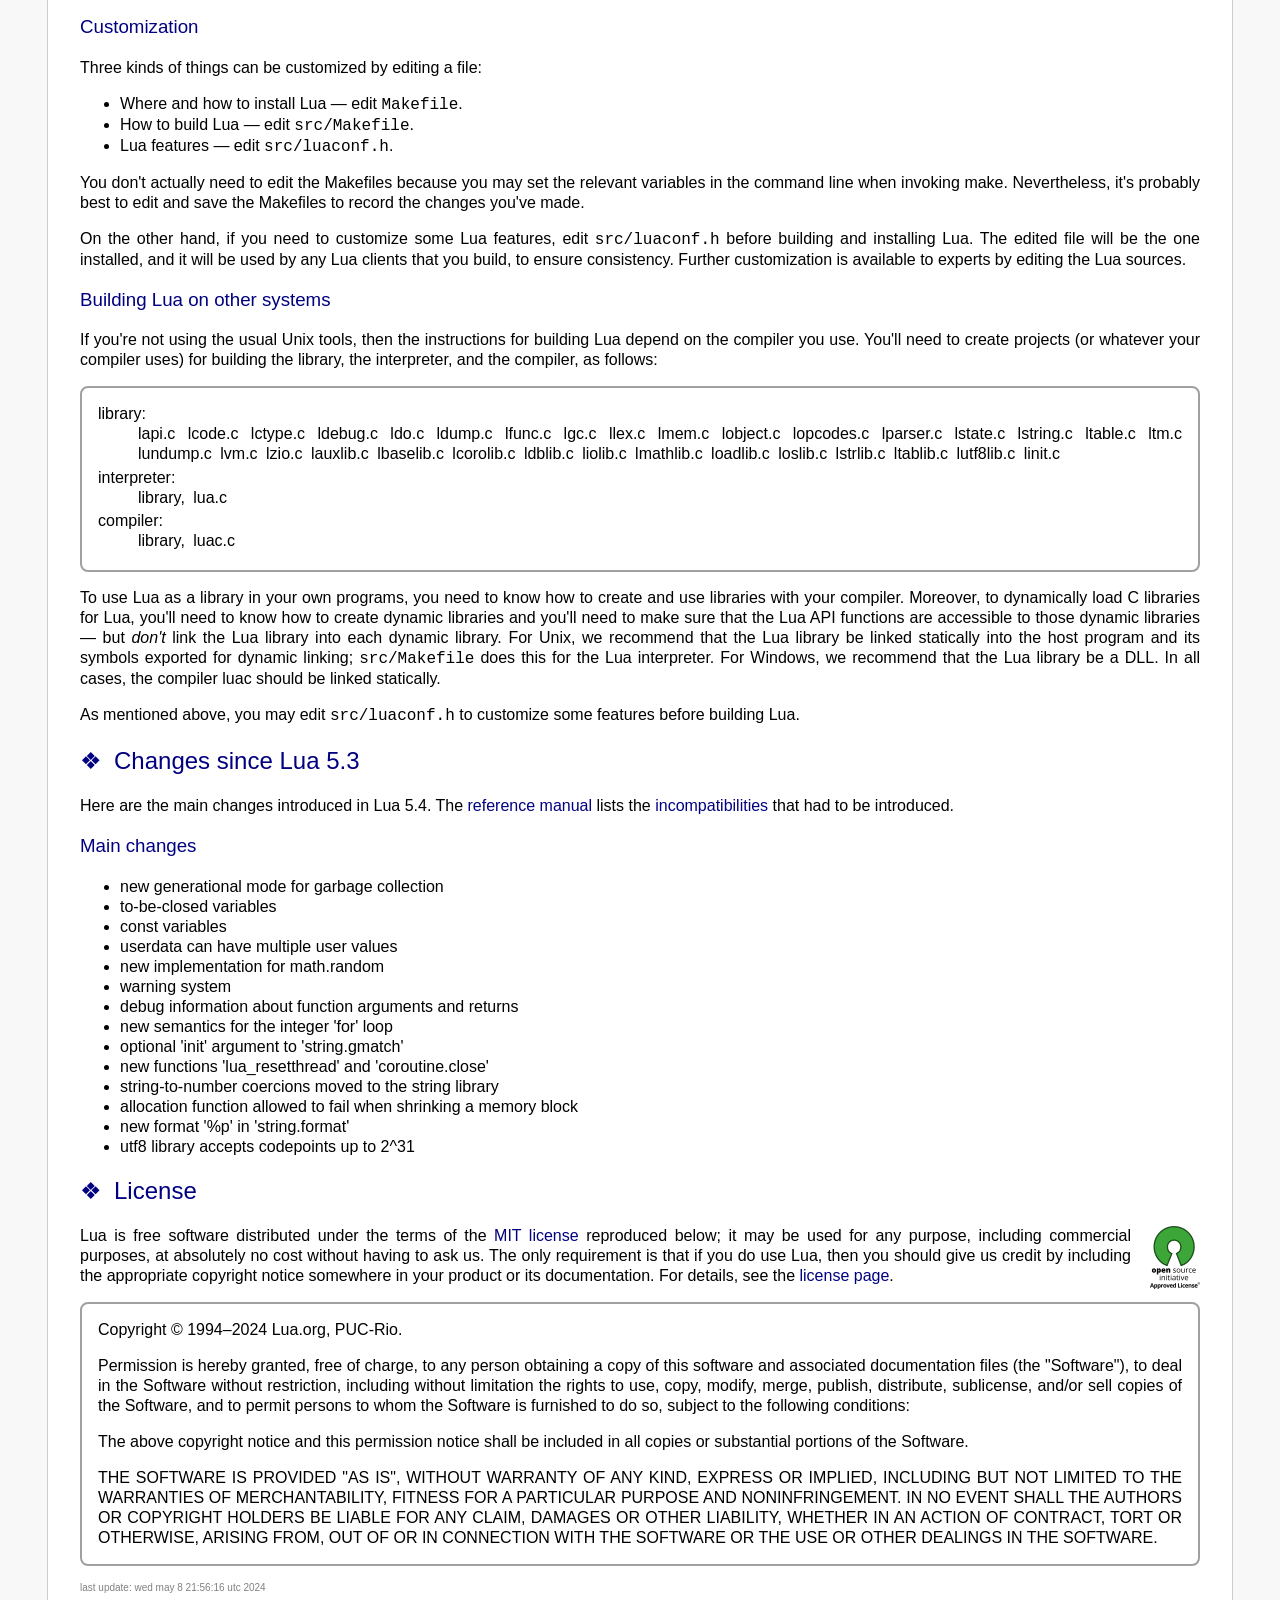
<file: components/lua/doc/readme.html>
<!DOCTYPE HTML PUBLIC "-//W3C//DTD HTML 4.01 Transitional//EN">
<HTML>
<HEAD>
<TITLE>Lua 5.4 readme</TITLE>
<LINK REL="stylesheet" TYPE="text/css" HREF="lua.css">
<META HTTP-EQUIV="content-type" CONTENT="text/html; charset=iso-8859-1">
<STYLE TYPE="text/css">
blockquote, .display {
	border: solid #a0a0a0 2px ;
	border-radius: 8px ;
	padding: 1em ;
	margin: 0px ;
}

.display {
	word-spacing: 0.25em ;
}

dl.display dd {
	padding-bottom: 0.2em ;
}

tt, kbd, code {
	font-size: 12pt ;
}
</STYLE>
</HEAD>

<BODY>

<H1>
<A HREF="https://www.lua.org/"><IMG SRC="logo.gif" ALT="Lua"></A>
Welcome to Lua 5.4
</H1>

<DIV CLASS="menubar">
<A HREF="#about">about</A>
&middot;
<A HREF="#install">installation</A>
&middot;
<A HREF="#changes">changes</A>
&middot;
<A HREF="#license">license</A>
&middot;
<A HREF="contents.html">reference manual</A>
</DIV>

<H2><A NAME="about">About Lua</A></H2>
<P>
Lua is a powerful, efficient, lightweight, embeddable scripting language
developed by a
<A HREF="https://www.lua.org/authors.html">team</A>
at
<A HREF="https://www.puc-rio.br/">PUC-Rio</A>,
the Pontifical Catholic University of Rio de Janeiro in Brazil.
Lua is
<A HREF="#license">free software</A>
used in
<A HREF="https://www.lua.org/uses.html">many products and projects</A>
around the world.

<P>
Lua's
<A HREF="https://www.lua.org/">official website</A>
provides complete information
about Lua,
including
an
<A HREF="https://www.lua.org/about.html">executive summary</A>,
tips on
<A HREF="https://www.lua.org/start.html">getting started</A>,
and
updated
<A HREF="https://www.lua.org/docs.html">documentation</A>,
especially the
<A HREF="https://www.lua.org/manual/5.4/">reference manual</A>,
which may differ slightly from the
<A HREF="contents.html">local copy</A>
distributed in this package.

<H2><A NAME="install">Installing Lua</A></H2>
<P>
Lua is distributed in
<A HREF="https://www.lua.org/ftp/">source</A>
form.
You need to build it before using it.
Building Lua should be straightforward
because
Lua is implemented in pure ANSI C and compiles unmodified in all known
platforms that have an ANSI C compiler.
Lua also compiles unmodified as C++.
The instructions given below for building Lua are for Unix-like platforms,
such as Linux and macOS.
See also
<A HREF="#other">instructions for other systems</A>
and
<A HREF="#customization">customization options</A>.

<P>
If you don't have the time or the inclination to compile Lua yourself,
get a binary from
<A HREF="https://luabinaries.sourceforge.net">LuaBinaries</A>.

<H3>Building Lua</H3>
<P>
In most common Unix-like platforms, simply do "<KBD>make</KBD>".
Here are the details.

<OL>
<LI>
Open a terminal window and move to
the top-level directory, which is named <TT>lua-5.4.7</TT>.
The <TT>Makefile</TT> there controls both the build process and the installation process.
<P>
<LI>
  Do "<KBD>make</KBD>". The <TT>Makefile</TT> will guess your platform and build Lua for it.
<P>
<LI>
  If the guess failed, do "<KBD>make help</KBD>" and see if your platform is listed.
  The platforms currently supported are:
<P>
<P CLASS="display">
   guess aix bsd c89 freebsd generic ios linux linux-readline macosx mingw posix solaris
</P>
<P>
  If your platform is listed, just do "<KBD>make xxx</KBD>", where xxx
  is your platform name.
<P>
  If your platform is not listed, try the closest one or posix, generic,
  c89, in this order.
<P>
<LI>
The compilation takes only a few moments
and produces three files in the <TT>src</TT> directory:
lua (the interpreter),
luac (the compiler),
and liblua.a (the library).
<P>
<LI>
  To check that Lua has been built correctly, do "<KBD>make test</KBD>"
  after building Lua. This will run the interpreter and print its version.
</OL>
<P>
If you're running Linux, try "<KBD>make linux-readline</KBD>" to build the interactive Lua interpreter with handy line-editing and history capabilities.
If you get compilation errors,
make sure you have installed the <TT>readline</TT> development package
(which is probably named <TT>libreadline-dev</TT> or <TT>readline-devel</TT>).
If you get link errors after that,
then try "<KBD>make linux-readline MYLIBS=-ltermcap</KBD>".

<H3>Installing Lua</H3>
<P>
  Once you have built Lua, you may want to install it in an official
  place in your system. In this case, do "<KBD>make install</KBD>". The official
  place and the way to install files are defined in the <TT>Makefile</TT>. You'll
  probably need the right permissions to install files, and so may need to do "<KBD>sudo make install</KBD>".

<P>
  To build and install Lua in one step, do "<KBD>make all install</KBD>",
  or "<KBD>make xxx install</KBD>",
  where xxx is your platform name.

<P>
  To install Lua locally after building it, do "<KBD>make local</KBD>".
  This will create a directory <TT>install</TT> with subdirectories
  <TT>bin</TT>, <TT>include</TT>, <TT>lib</TT>, <TT>man</TT>, <TT>share</TT>,
  and install Lua as listed below.

  To install Lua locally, but in some other directory, do
  "<KBD>make install INSTALL_TOP=xxx</KBD>", where xxx is your chosen directory.
  The installation starts in the <TT>src</TT> and <TT>doc</TT> directories,
  so take care if <TT>INSTALL_TOP</TT> is not an absolute path.

<DL CLASS="display">
<DT>
    bin:
<DD>
    lua luac
<DT>
    include:
<DD>
    lua.h luaconf.h lualib.h lauxlib.h lua.hpp
<DT>
    lib:
<DD>
    liblua.a
<DT>
    man/man1:
<DD>
    lua.1 luac.1
</DL>

<P>
  These are the only directories you need for development.
  If you only want to run Lua programs,
  you only need the files in <TT>bin</TT> and <TT>man</TT>.
  The files in <TT>include</TT> and <TT>lib</TT> are needed for
  embedding Lua in C or C++ programs.

<H3><A NAME="customization">Customization</A></H3>
<P>
  Three kinds of things can be customized by editing a file:
<UL>
    <LI> Where and how to install Lua &mdash; edit <TT>Makefile</TT>.
    <LI> How to build Lua &mdash; edit <TT>src/Makefile</TT>.
    <LI> Lua features &mdash; edit <TT>src/luaconf.h</TT>.
</UL>

<P>
  You don't actually need to edit the Makefiles because you may set the
  relevant variables in the command line when invoking make.
  Nevertheless, it's probably best to edit and save the Makefiles to
  record the changes you've made.

<P>
  On the other hand, if you need to customize some Lua features,
  edit <TT>src/luaconf.h</TT> before building and installing Lua.
  The edited file will be the one installed, and
  it will be used by any Lua clients that you build, to ensure consistency.
  Further customization is available to experts by editing the Lua sources.

<H3><A NAME="other">Building Lua on other systems</A></H3>
<P>
  If you're not using the usual Unix tools, then the instructions for
  building Lua depend on the compiler you use. You'll need to create
  projects (or whatever your compiler uses) for building the library,
  the interpreter, and the compiler, as follows:

<DL CLASS="display">
<DT>
library:
<DD>
lapi.c lcode.c lctype.c ldebug.c ldo.c ldump.c lfunc.c lgc.c llex.c lmem.c lobject.c lopcodes.c lparser.c lstate.c lstring.c ltable.c ltm.c lundump.c lvm.c lzio.c
lauxlib.c lbaselib.c lcorolib.c ldblib.c liolib.c lmathlib.c loadlib.c loslib.c lstrlib.c ltablib.c lutf8lib.c linit.c
<DT>
interpreter:
<DD>
  library, lua.c
<DT>
compiler:
<DD>
  library, luac.c
</DL>

<P>
  To use Lua as a library in your own programs, you need to know how to
  create and use libraries with your compiler. Moreover, to dynamically load
  C libraries for Lua, you'll need to know how to create dynamic libraries
  and you'll need to make sure that the Lua API functions are accessible to
  those dynamic libraries &mdash; but <EM>don't</EM> link the Lua library
  into each dynamic library. For Unix, we recommend that the Lua library
  be linked statically into the host program and its symbols exported for
  dynamic linking; <TT>src/Makefile</TT> does this for the Lua interpreter.
  For Windows, we recommend that the Lua library be a DLL.
  In all cases, the compiler luac should be linked statically.

<P>
  As mentioned above, you may edit <TT>src/luaconf.h</TT> to customize
  some features before building Lua.

<H2><A NAME="changes">Changes since Lua 5.3</A></H2>
<P>
Here are the main changes introduced in Lua 5.4.
The
<A HREF="contents.html">reference manual</A>
lists the
<A HREF="manual.html#8">incompatibilities</A> that had to be introduced.

<H3>Main changes</H3>
<UL>
<LI> new generational mode for garbage collection
<LI> to-be-closed variables
<LI> const variables
<LI> userdata can have multiple user values
<LI> new implementation for math.random
<LI> warning system
<LI> debug information about function arguments and returns
<LI> new semantics for the integer 'for' loop
<LI> optional 'init' argument to 'string.gmatch'
<LI> new functions 'lua_resetthread' and 'coroutine.close'
<LI> string-to-number coercions moved to the string library
<LI> allocation function allowed to fail when shrinking a memory block
<LI> new format '%p' in 'string.format'
<LI> utf8 library accepts codepoints up to 2^31
</UL>

<H2><A NAME="license">License</A></H2>
<P>
<A HREF="https://opensource.org/osd">
<IMG SRC="OSIApproved_100X125.png" ALIGN="right" ALT="[Open Source Initiative Approved License]" STYLE="padding-left: 1em" WIDTH=50>
</A>
Lua is free software distributed under the terms of the
<A HREF="https://opensource.org/license/mit">MIT license</A>
reproduced below;
it may be used for any purpose, including commercial purposes,
at absolutely no cost without having to ask us.

The only requirement is that if you do use Lua,
then you should give us credit by including the appropriate copyright notice somewhere in your product or its documentation.

For details, see the
<A HREF="https://www.lua.org/license.html">license page</A>.

<BLOCKQUOTE STYLE="padding-bottom: 0em">
Copyright &copy; 1994&ndash;2024 Lua.org, PUC-Rio.

<P>
Permission is hereby granted, free of charge, to any person obtaining a copy
of this software and associated documentation files (the "Software"), to deal
in the Software without restriction, including without limitation the rights
to use, copy, modify, merge, publish, distribute, sublicense, and/or sell
copies of the Software, and to permit persons to whom the Software is
furnished to do so, subject to the following conditions:

<P>
The above copyright notice and this permission notice shall be included in
all copies or substantial portions of the Software.

<P>
THE SOFTWARE IS PROVIDED "AS IS", WITHOUT WARRANTY OF ANY KIND, EXPRESS OR
IMPLIED, INCLUDING BUT NOT LIMITED TO THE WARRANTIES OF MERCHANTABILITY,
FITNESS FOR A PARTICULAR PURPOSE AND NONINFRINGEMENT.  IN NO EVENT SHALL THE
AUTHORS OR COPYRIGHT HOLDERS BE LIABLE FOR ANY CLAIM, DAMAGES OR OTHER
LIABILITY, WHETHER IN AN ACTION OF CONTRACT, TORT OR OTHERWISE, ARISING FROM,
OUT OF OR IN CONNECTION WITH THE SOFTWARE OR THE USE OR OTHER DEALINGS IN
THE SOFTWARE.
</BLOCKQUOTE>
<P>

<P CLASS="footer">
Last update:
Wed May  8 21:56:16 UTC 2024
</P>
<!--
Last change: revised for Lua 5.4.7
-->

</BODY>
</HTML>
</file>
<file: NEWPROJECT/css/app.css>
/* MINI-radio Modder Studio - prototype UI
 * SPDX-License-Identifier: MIT
 */
:root{
  --bg:#eef1f7; --card:#fff; --text:#111827; --muted:#667085;
  --line:#e4e7ec; --accent:#0072de; --accent-soft:#e8f1fd;
  --ok:#12b76a; --warn:#f79009; --danger:#d92d20; --chip:#f2f4f7;
  --shadow:0 1px 2px rgba(16,24,40,.06),0 8px 24px rgba(16,24,40,.06);
}
*{box-sizing:border-box}
html,body{height:100%}
body{
  margin:0;background:var(--bg);color:var(--text);
  font:13px/1.45 system-ui,-apple-system,"Segoe UI",Roboto,"Malgun Gothic",sans-serif;
}
button,input,select{font:inherit;color:inherit}

/* ---------- top bar ---------- */
.top{
  display:flex;align-items:center;gap:10px;padding:8px 12px;
  background:rgba(255,255,255,.92);border-bottom:1px solid var(--line);
  position:sticky;top:0;z-index:20;backdrop-filter:blur(10px);
}
.brand{font-size:14px;letter-spacing:-.2px}
.brand b{color:var(--accent)}
.tag{font-size:10px;font-weight:700;color:var(--muted);background:var(--chip);
  border-radius:999px;padding:2px 7px;margin-left:4px;vertical-align:2px}
.pname{width:130px;border:1px solid var(--line);border-radius:9px;padding:6px 8px;
  background:var(--card)}
.dirtydot{color:var(--warn);font-size:11px;visibility:hidden;margin-left:-4px}
.tabs{display:flex;background:var(--chip);border-radius:10px;padding:3px}
.tab{border:0;background:transparent;padding:6px 12px;border-radius:8px;
  font-weight:700;font-size:12px;color:var(--muted);cursor:pointer}
.tab.on{background:var(--card);color:var(--text);box-shadow:var(--shadow)}
.chk{display:flex;align-items:center;gap:6px;font-size:12px;color:var(--muted)}
.sp{flex:1}
.sel{border:1px solid var(--line);border-radius:8px;padding:5px 6px;
  background:var(--card);font-size:12px}
.aligntools{display:flex;align-items:center;gap:4px;flex-wrap:wrap;
  background:var(--card);border:1px solid var(--line);border-radius:12px;
  padding:6px 8px;margin-bottom:8px;box-shadow:var(--shadow)}
.aligntools .lb{font-size:10px;font-weight:800;letter-spacing:.06em;
  color:var(--muted);margin-right:4px}
.aligntools .sp2{width:1px;height:18px;background:var(--line);margin:0 4px}
.tb{border:1px solid var(--line);background:#fbfcfe;border-radius:7px;
  min-width:26px;height:26px;font-size:11px;font-weight:700;cursor:pointer;
  color:#344054;padding:0 6px}
.tb:hover{border-color:#cfd6e4;background:#fff}
.tb:active{background:var(--accent-soft);border-color:var(--accent);color:var(--accent)}
.tb.on{background:var(--accent-soft);border-color:var(--accent);color:var(--accent)}
.btn{border:1px solid var(--line);background:var(--card);border-radius:9px;
  padding:7px 11px;font-size:12px;font-weight:600;cursor:pointer}
.btn:hover{border-color:#cfd6e4}
.btn.primary{background:var(--accent);border-color:var(--accent);color:#fff}
.btn.soft{background:var(--accent-soft);border-color:transparent;color:var(--accent)}

/* ---------- layout ---------- */
.wrap{display:grid;grid-template-columns:220px minmax(0,1fr) 270px;
  gap:12px;padding:12px;align-items:start;height:calc(100% - 49px)}
@media (max-width:1000px){
  .wrap{display:block;height:auto}
  .palette,.props,.stage{margin-bottom:12px}
  .palette,.props{overflow:visible}
  #paletteBody,.pbody{max-height:none}
}

/* ---------- palette ---------- */
.palette,.props{background:var(--card);border:1px solid var(--line);
  border-radius:14px;box-shadow:var(--shadow);overflow:hidden}
.psearch{padding:8px;border-bottom:1px solid var(--line)}
.psearch input{width:100%;border:1px solid var(--line);border-radius:9px;
  padding:7px 9px;background:#fbfcfe}
#paletteBody{padding:8px;max-height:calc(100vh - 130px);overflow:auto}
.grp{margin:10px 2px 6px;font-size:11px;font-weight:800;letter-spacing:.06em;
  color:var(--muted);text-transform:uppercase}
.mod{display:flex;align-items:center;gap:8px;padding:8px 9px;margin-bottom:6px;
  border:1px solid var(--line);border-radius:10px;background:#fbfcfe;cursor:grab;
  user-select:none}
.mod:hover{border-color:#cfd6e4;background:#fff}
.mod:active{cursor:grabbing}
.mod .dot{width:8px;height:8px;border-radius:3px;background:var(--accent);flex:0 0 auto}
.mod .nm{font-size:12px;font-weight:600}
.mod .sub{font-size:10px;color:var(--muted)}
.mod.block .dot{background:var(--warn)}
.mod.app .dot{background:var(--ok)}
.mod.tpl .dot{background:#7a5af8}

/* ---------- stage ---------- */
.stage{min-width:0}
.canvasBox{background:var(--card);border:1px solid var(--line);border-radius:14px;
  padding:14px;box-shadow:var(--shadow);display:flex;flex-direction:column;
  align-items:center;gap:8px}
#screen{width:min(100%,640px);height:auto;border-radius:10px;
  border:1px solid var(--line);background:#fff;touch-action:none;cursor:default}
#screen.preview{cursor:default}
.hintbar{font-size:11px;color:var(--muted)}

/* ---------- rules ---------- */
.logicbar{display:flex;align-items:center;gap:10px;margin-bottom:10px}
.hint{font-size:11px;color:var(--muted)}
.rules{display:flex;flex-direction:column;gap:12px}
.rule{background:var(--card);border:1px solid var(--line);border-radius:14px;
  box-shadow:var(--shadow);padding:12px}
.rule h4{margin:0 0 8px;font-size:12px;color:var(--muted);display:flex;
  justify-content:space-between}
.rule h4 button{border:0;background:transparent;color:var(--danger);cursor:pointer;
  font-size:11px;font-weight:700}
.lane{display:flex;align-items:flex-start;gap:8px;margin-bottom:8px}
.lane .lb{flex:0 0 46px;font-size:11px;font-weight:800;color:var(--muted);
  padding-top:7px;letter-spacing:.05em}
.zone{flex:1;min-height:38px;border:1px dashed #cfd6e4;border-radius:10px;
  padding:4px;display:flex;flex-wrap:wrap;gap:5px;background:#fbfcfe}
.zone.over{border-color:var(--accent);background:var(--accent-soft)}
.chip{display:inline-flex;align-items:center;gap:6px;background:var(--chip);
  border:1px solid var(--line);border-radius:8px;padding:5px 8px;font-size:11px;
  font-weight:600;cursor:grab}
.chip b{font-weight:800}
.chip .x{border:0;background:transparent;color:var(--muted);cursor:pointer;
  font-size:12px;line-height:1;padding:0 2px}
.chip .par{width:56px;border:1px solid var(--line);border-radius:6px;
  padding:1px 4px;font-size:11px;background:#fff}

/* validation panel */
.moderrors{margin:0 0 12px;display:flex;flex-direction:column;gap:4px}
.moderrors[hidden]{display:none}
.mres{font-size:12px;font-weight:800;padding:7px 10px;border-radius:8px}
.mres.ok{background:#e8f8ef;color:#067647}
.mres.bad{background:#fef3f2;color:#b42318}
.mline{font-size:11px;padding:5px 9px;border-radius:7px;background:#fff;
  border:1px solid var(--line);cursor:default}
.mline.err{border-color:#fecdca;color:#b42318;background:#fffbfa;cursor:pointer}
.mline.warn{border-color:#fedf89;color:#b54708;background:#fffcf5}
.rule.flash{outline:2px solid var(--accent);outline-offset:2px}
.mod.off{opacity:.62}
.mod.off .sub{color:var(--warn)}

/* ---------- properties ---------- */
.ptitle{padding:10px 12px;border-bottom:1px solid var(--line);font-size:12px;
  font-weight:800;letter-spacing:.04em;color:var(--muted)}
.pbody{padding:10px 12px;max-height:calc(100vh - 130px);overflow:auto}
.row{display:flex;align-items:center;gap:8px;margin-bottom:8px}
.row label{flex:0 0 74px;font-size:11px;color:var(--muted)}
.row input,.row select{flex:1;min-width:0;border:1px solid var(--line);
  border-radius:8px;padding:6px 7px;background:#fff}
.grid2{display:grid;grid-template-columns:1fr 1fr;gap:6px}
.grid2 input{width:100%}
.muted{color:var(--muted);font-size:11px}
.sep{height:1px;background:var(--line);margin:10px 0}
.empty{padding:14px 2px;color:var(--muted);font-size:12px}

/* ---------- layers ---------- */
.layers{padding:6px 8px;max-height:210px;overflow:auto}
.lrow{display:flex;align-items:center;gap:6px;padding:5px 6px;border-radius:8px;
  cursor:pointer;font-size:11px;user-select:none}
.lrow:hover{background:#f7f9fc}
.lrow.on{background:var(--accent-soft);color:var(--accent);font-weight:700}
.lrow.dim{opacity:.45}
.lrow .grip{color:var(--muted);font-size:11px;cursor:grab}
.lrow .nm{flex:1;min-width:0;overflow:hidden;text-overflow:ellipsis;
  white-space:nowrap}
.lrow .eye{cursor:pointer;font-size:10px;color:var(--muted)}
.lrow .lnk{font-size:10px;color:var(--accent)}
.lrow.over{outline:2px solid var(--accent);outline-offset:-2px}

/* ---------- menu tab ---------- */
.menuwrap{display:grid;grid-template-columns:minmax(0,1fr) 150px;gap:12px}
.menulist{display:flex;flex-direction:column;gap:6px}
.mrow{display:flex;align-items:center;gap:8px;background:#fff;
  border:1px solid var(--line);border-radius:10px;padding:6px 8px}
.mrow.pin{background:var(--chip)}
.mrow .grip{cursor:grab;color:var(--muted);font-size:12px;user-select:none}
.mrow .id{font-size:10px;color:var(--muted);width:92px;flex:0 0 auto}
.mrow input[type=text]{flex:1;min-width:0;border:1px solid var(--line);
  border-radius:7px;padding:5px 7px;font-size:12px}
.mrow .on{display:flex;align-items:center;gap:4px;font-size:11px;color:var(--muted)}
.mrow .del{border:0;background:transparent;color:var(--danger);cursor:pointer;
  font-size:11px;font-weight:700}
.menuprev{background:#fff;border:1px solid var(--line);border-radius:12px;
  padding:8px;max-height:560px;overflow:auto}
.mp-title{font-size:10px;font-weight:800;color:var(--muted);letter-spacing:.06em;
  margin-bottom:6px}
.mph{display:flex;gap:6px;overflow-x:auto;white-space:nowrap;padding-bottom:4px}
.mph .mpr{flex:0 0 auto;padding:6px 10px;border-radius:8px;background:var(--chip);font-size:11px}
.mph .mpr.hi{background:var(--accent-soft);color:var(--accent)}
#mpRows .mpr{padding:4px 6px;border-radius:6px;font-size:11px;
  display:flex;justify-content:space-between;gap:6px}
#mpRows .mpr span{color:var(--muted);font-size:10px}
#mpRows .mpr.hi{background:var(--accent-soft);color:var(--accent)}
#mpRows .mpr.hi span{color:var(--accent)}
.codebar{display:flex;gap:6px;align-items:center;margin-bottom:8px;flex-wrap:wrap}
.codebar input{border:1px solid var(--line);border-radius:8px;padding:6px 8px;
  background:#fff;font-size:12px;width:130px}
.codebar input.narrow{width:64px}
.codebar input.fn{width:150px}
textarea.code{width:100%;min-height:420px;border:1px solid var(--line);
  border-radius:12px;padding:12px;background:#0f172a;color:#e2e8f0;
  font:12px/1.55 "DejaVu Sans Mono",Consolas,monospace;resize:vertical;
  tab-size:4}

/* ---------- tooltip ---------- */
.tip{position:fixed;z-index:60;width:180px;background:var(--card);
  border:1px solid var(--line);border-radius:12px;box-shadow:0 10px 30px rgba(16,24,40,.16);
  padding:8px;pointer-events:none}
.tip canvas{display:block;width:164px;height:auto;border-radius:8px;
  border:1px solid var(--line);background:var(--bg)}
.tip .tt{display:flex;flex-direction:column;padding:6px 2px 2px}
.tip .tt b{font-size:12px}
.tip .tt span{font-size:10px;color:var(--muted)}
.tip.textonly{width:150px}
.tip.textonly canvas{display:none}
</file>
<file: uiedt/css/app.css>
/* MINI-radio Modder Studio - prototype UI
 * SPDX-License-Identifier: MIT
 */
:root{
  --bg:#eef1f7; --card:#fff; --text:#111827; --muted:#667085;
  --line:#e4e7ec; --accent:#0072de; --accent-soft:#e8f1fd;
  --ok:#12b76a; --warn:#f79009; --danger:#d92d20; --chip:#f2f4f7;
  --shadow:0 1px 2px rgba(16,24,40,.06),0 8px 24px rgba(16,24,40,.06);
}
*{box-sizing:border-box}
html,body{height:100%}
body{
  margin:0;background:var(--bg);color:var(--text);
  font:13px/1.45 system-ui,-apple-system,"Segoe UI",Roboto,"Malgun Gothic",sans-serif;
}
button,input,select{font:inherit;color:inherit}

/* ---------- boot / loading ---------- */
.boot{
  position:fixed;inset:0;z-index:9999;display:flex;align-items:center;
  justify-content:center;background:var(--bg);transition:opacity .22s ease;
}
.boot.out{opacity:0;pointer-events:none}
.bootbox{display:flex;flex-direction:column;align-items:center;gap:6px;padding:24px 32px}
.bootlogo{font-size:20px;font-weight:700;letter-spacing:-.3px;color:var(--text)}
.bootsub{font-size:14px;font-weight:700;color:var(--accent)}
.bootlogo .gb{color:var(--accent);letter-spacing:.4px}
.bootver{
  font-size:11px;font-weight:700;color:var(--muted);background:var(--chip);
  border-radius:999px;padding:3px 10px;margin-top:2px;
}
.bootbar{
  width:180px;height:4px;border-radius:999px;background:var(--line);
  overflow:hidden;margin:12px 0 4px;
}
.bootbar i{
  display:block;width:40%;height:100%;border-radius:999px;
  background:var(--accent);animation:bootslide 1.05s ease-in-out infinite;
}
@keyframes bootslide{0%{transform:translateX(-105%)}100%{transform:translateX(255%)}}
.bootmsg{font-size:12px;color:var(--muted)}

/* ---------- top bar ---------- */
.top{
  display:flex;align-items:center;gap:10px;padding:8px 12px;flex-wrap:wrap;
  background:rgba(255,255,255,.92);border-bottom:1px solid var(--line);
  position:sticky;top:0;z-index:20;backdrop-filter:blur(10px);
}
.brand{font-size:14px;letter-spacing:-.2px}
.brand b{color:var(--accent)}
.tag{font-size:10px;font-weight:700;color:var(--muted);background:var(--chip);
  border-radius:999px;padding:2px 7px;margin-left:4px;vertical-align:2px}
.pname{width:130px;border:1px solid var(--line);border-radius:9px;padding:6px 8px;
  background:var(--card)}
.dirtydot{color:var(--warn);font-size:11px;visibility:hidden;margin-left:-4px}
.tabs{display:flex;background:var(--chip);border-radius:10px;padding:3px}
.tab{border:0;background:transparent;padding:6px 12px;border-radius:8px;
  font-weight:700;font-size:12px;color:var(--muted);cursor:pointer}
.tab.on{background:var(--card);color:var(--text);box-shadow:var(--shadow)}
.chk{display:flex;align-items:center;gap:6px;font-size:12px;color:var(--muted)}
.sp{flex:1}
a.btn{display:inline-flex;align-items:center;text-decoration:none}
.rstatus{font-size:11px;color:var(--muted);min-width:60px}
.sel{border:1px solid var(--line);border-radius:8px;padding:5px 6px;
  background:var(--card);font-size:12px}
.aligntools{display:flex;align-items:center;gap:4px;flex-wrap:wrap;
  background:var(--card);border:1px solid var(--line);border-radius:12px;
  padding:6px 8px;margin-bottom:8px;box-shadow:var(--shadow)}
.aligntools .lb{font-size:10px;font-weight:800;letter-spacing:.06em;
  color:var(--muted);margin-right:4px}
.aligntools .sp2{width:1px;height:18px;background:var(--line);margin:0 4px}
.tb{border:1px solid var(--line);background:#fbfcfe;border-radius:7px;
  min-width:26px;height:26px;font-size:11px;font-weight:700;cursor:pointer;
  color:#344054;padding:0 6px}
.tb:hover{border-color:#cfd6e4;background:#fff}
.tb:active{background:var(--accent-soft);border-color:var(--accent);color:var(--accent)}
.tb.on{background:var(--accent-soft);border-color:var(--accent);color:var(--accent)}
.btn{border:1px solid var(--line);background:var(--card);border-radius:9px;
  padding:7px 11px;font-size:12px;font-weight:600;cursor:pointer}
.btn:hover{border-color:#cfd6e4}
.btn.primary{background:var(--accent);border-color:var(--accent);color:#fff}
.btn.soft{background:var(--accent-soft);border-color:transparent;color:var(--accent)}

/* ---------- layout ---------- */
.wrap{display:grid;grid-template-columns:220px minmax(0,1fr) 270px;
  gap:12px;padding:12px;align-items:start;height:calc(100% - 49px)}
@media (max-width:1000px){
  .wrap{display:block;height:auto}
  .palette,.props,.stage{margin-bottom:12px}
  .palette,.props{overflow:visible}
  #paletteBody,.pbody{max-height:none}
}

/* ---------- palette ---------- */
.palette,.props{background:var(--card);border:1px solid var(--line);
  border-radius:14px;box-shadow:var(--shadow);overflow:hidden}
.psearch{padding:8px;border-bottom:1px solid var(--line)}
.psearch input{width:100%;border:1px solid var(--line);border-radius:9px;
  padding:7px 9px;background:#fbfcfe}
#paletteBody{padding:8px;max-height:calc(100vh - 130px);overflow:auto}
.grp{margin:10px 2px 6px;font-size:11px;font-weight:800;letter-spacing:.06em;
  color:var(--muted);text-transform:uppercase}
.mod{display:flex;align-items:center;gap:8px;padding:8px 9px;margin-bottom:6px;
  border:1px solid var(--line);border-radius:10px;background:#fbfcfe;cursor:grab;
  user-select:none}
.mod:hover{border-color:#cfd6e4;background:#fff}
.mod:active{cursor:grabbing}
.mod .dot{width:8px;height:8px;border-radius:3px;background:var(--accent);flex:0 0 auto}
.mod .nm{font-size:12px;font-weight:600}
.mod .sub{font-size:10px;color:var(--muted)}
.mod.block .dot{background:var(--warn)}
.mod.app .dot{background:var(--ok)}
.mod.tpl .dot{background:#7a5af8}

/* ---------- stage ---------- */
.stage{min-width:0}
.canvasBox{background:var(--card);border:1px solid var(--line);border-radius:14px;
  padding:14px;box-shadow:var(--shadow);display:flex;flex-direction:column;
  align-items:center;gap:8px}
#screen{width:min(100%,640px);height:auto;border-radius:10px;
  border:1px solid var(--line);background:#fff;touch-action:none;cursor:default}
#screen.preview{cursor:default}
.hintbar{font-size:11px;color:var(--muted)}

/* ---------- rules ---------- */
.logicbar{display:flex;align-items:center;gap:10px;margin-bottom:10px}
.hint{font-size:11px;color:var(--muted)}
.rules{display:flex;flex-direction:column;gap:12px}
.rule{background:var(--card);border:1px solid var(--line);border-radius:14px;
  box-shadow:var(--shadow);padding:12px}
.rule h4{margin:0 0 8px;font-size:12px;color:var(--muted);display:flex;
  justify-content:space-between}
.rule h4 button{border:0;background:transparent;color:var(--danger);cursor:pointer;
  font-size:11px;font-weight:700}
.lane{display:flex;align-items:flex-start;gap:8px;margin-bottom:8px}
.lane .lb{flex:0 0 46px;font-size:11px;font-weight:800;color:var(--muted);
  padding-top:7px;letter-spacing:.05em}
.zone{flex:1;min-height:38px;border:1px dashed #cfd6e4;border-radius:10px;
  padding:4px;display:flex;flex-wrap:wrap;gap:5px;background:#fbfcfe}
.zone.over{border-color:var(--accent);background:var(--accent-soft)}
.chip{display:inline-flex;align-items:center;gap:6px;background:var(--chip);
  border:1px solid var(--line);border-radius:8px;padding:5px 8px;font-size:11px;
  font-weight:600;cursor:grab}
.chip b{font-weight:800}
.chip .x{border:0;background:transparent;color:var(--muted);cursor:pointer;
  font-size:12px;line-height:1;padding:0 2px}
.chip .par{width:56px;border:1px solid var(--line);border-radius:6px;
  padding:1px 4px;font-size:11px;background:#fff}

/* validation panel */
.moderrors{margin:0 0 12px;display:flex;flex-direction:column;gap:4px}
.moderrors[hidden]{display:none}
.mres{font-size:12px;font-weight:800;padding:7px 10px;border-radius:8px}
.mres.ok{background:#e8f8ef;color:#067647}
.mres.bad{background:#fef3f2;color:#b42318}
.mline{font-size:11px;padding:5px 9px;border-radius:7px;background:#fff;
  border:1px solid var(--line);cursor:default}
.mline.err{border-color:#fecdca;color:#b42318;background:#fffbfa;cursor:pointer}
.mline.warn{border-color:#fedf89;color:#b54708;background:#fffcf5}
.rule.flash{outline:2px solid var(--accent);outline-offset:2px}
.mod.off{opacity:.62}
.mod.off .sub{color:var(--warn)}

/* ---------- properties ---------- */
.ptitle{padding:10px 12px;border-bottom:1px solid var(--line);font-size:12px;
  font-weight:800;letter-spacing:.04em;color:var(--muted)}
.pbody{padding:10px 12px;max-height:calc(100vh - 130px);overflow:auto}
.row{display:flex;align-items:center;gap:8px;margin-bottom:8px}
.row label{flex:0 0 74px;font-size:11px;color:var(--muted)}
.row input,.row select{flex:1;min-width:0;border:1px solid var(--line);
  border-radius:8px;padding:6px 7px;background:#fff}
.grid2{display:grid;grid-template-columns:1fr 1fr;gap:6px}
.grid2 input{width:100%}
.muted{color:var(--muted);font-size:11px}
.sep{height:1px;background:var(--line);margin:10px 0}
.empty{padding:14px 2px;color:var(--muted);font-size:12px}

/* ---------- layers ---------- */
.layers{padding:6px 8px;max-height:210px;overflow:auto}.lrow{display:flex;align-items:center;gap:6px;padding:5px 6px;border-radius:8px;
  cursor:pointer;font-size:11px;user-select:none}
.lrow:hover{background:#f7f9fc}
.lrow.on{background:var(--accent-soft);color:var(--accent);font-weight:700}
.lrow.dim{opacity:.45}
.lrow .grip{color:var(--muted);font-size:11px;cursor:grab}
.lrow .nm{flex:1;min-width:0;overflow:hidden;text-overflow:ellipsis;
  white-space:nowrap}
.lrow .eye{cursor:pointer;font-size:10px;color:var(--muted)}
.lrow .lnk{font-size:10px;color:var(--accent)}
.lrow.over{outline:2px solid var(--accent);outline-offset:-2px}

/* ---------- colors ---------- */
.colors{padding:8px 10px 10px}
.colorgrid{display:grid;grid-template-columns:1fr 1fr;gap:6px;margin-bottom:8px}
.colorcell{display:flex;align-items:center;gap:5px;font-size:10px;color:var(--muted)}
.colorcell input[type=color]{width:26px;height:20px;padding:0;border:1px solid var(--line);
  border-radius:5px;background:#fff;cursor:pointer}
.colorcell span{overflow:hidden;text-overflow:ellipsis;white-space:nowrap}

/* ---------- modal ---------- */
.uimodal{position:fixed;inset:0;z-index:200;display:flex;align-items:center;
  justify-content:center;padding:16px}
.uimodal[hidden]{display:none}
.uimodal-bg{position:absolute;inset:0;background:rgba(15,23,42,.45)}
.uimodal-card{position:relative;width:min(440px,94vw);max-height:86vh;overflow:auto;
  background:#fff;border-radius:16px;padding:18px;box-shadow:0 20px 60px rgba(15,23,42,.28)}
.uimodal-card h3{margin:0 0 10px;font-size:15px}
.uimodal-body{font-size:12px;color:var(--muted);line-height:1.5;white-space:pre-wrap}
.uimodal-input{width:100%;margin-top:12px;padding:9px 10px;border:1px solid var(--line);
  border-radius:9px;font-size:13px}
.uimodal-list{margin-top:12px;display:flex;flex-direction:column;gap:5px;max-height:260px;overflow:auto}
.uimodal-list[hidden]{display:none}
.uimodal-item{text-align:left;border:1px solid var(--line);background:#fbfcfe;
  border-radius:9px;padding:9px 10px;font-size:12px;cursor:pointer}
.uimodal-item:hover{border-color:var(--accent)}
.uimodal-item.on{background:var(--accent-soft);border-color:var(--accent);color:var(--accent);font-weight:700}
.uimodal-actions{display:flex;justify-content:flex-end;gap:8px;margin-top:16px}
.uimanage{display:flex;gap:6px}
.uimanage .uimodal-item{flex:1}
.uimanage-del{border:1px solid #fecdca;background:#fffbfa;color:#b42318;
  border-radius:9px;padding:0 10px;font-size:11px;font-weight:700;cursor:pointer}

/* ---------- menu tab ---------- */
.menuwrap{display:grid;grid-template-columns:minmax(0,1fr) 150px;gap:12px}
.menulist{display:flex;flex-direction:column;gap:6px}
.mrow{display:flex;align-items:center;gap:8px;background:#fff;
  border:1px solid var(--line);border-radius:10px;padding:6px 8px}
.mrow.pin{background:var(--chip)}
.mrow .grip{cursor:grab;color:var(--muted);font-size:12px;user-select:none}
.mrow .id{font-size:10px;color:var(--muted);width:92px;flex:0 0 auto}
.mrow input[type=text]{flex:1;min-width:0;border:1px solid var(--line);
  border-radius:7px;padding:5px 7px;font-size:12px}
.mrow .on{display:flex;align-items:center;gap:4px;font-size:11px;color:var(--muted)}
.mrow .del{border:0;background:transparent;color:var(--danger);cursor:pointer;
  font-size:11px;font-weight:700}
.menuprev{background:#fff;border:1px solid var(--line);border-radius:12px;
  padding:8px;max-height:560px;overflow:auto}
.mp-title{font-size:10px;font-weight:800;color:var(--muted);letter-spacing:.06em;
  margin-bottom:6px}
.mph{display:flex;gap:6px;overflow-x:auto;white-space:nowrap;padding-bottom:4px}
.mph .mpr{flex:0 0 auto;padding:6px 10px;border-radius:8px;background:var(--chip);font-size:11px}
.mph .mpr.hi{background:var(--accent-soft);color:var(--accent)}
#mpRows .mpr{padding:4px 6px;border-radius:6px;font-size:11px;
  display:flex;justify-content:space-between;gap:6px}
#mpRows .mpr span{color:var(--muted);font-size:10px}
#mpRows .mpr.hi{background:var(--accent-soft);color:var(--accent)}
#mpRows .mpr.hi span{color:var(--accent)}
.codebar{display:flex;gap:6px;align-items:center;margin-bottom:8px;flex-wrap:wrap}
.codebar input{border:1px solid var(--line);border-radius:8px;padding:6px 8px;
  background:#fff;font-size:12px;width:130px}
.codebar input.narrow{width:64px}
.codebar input.fn{width:150px}
textarea.code{width:100%;min-height:420px;border:1px solid var(--line);
  border-radius:12px;padding:12px;background:#0f172a;color:#e2e8f0;
  font:12px/1.55 "DejaVu Sans Mono",Consolas,monospace;resize:vertical;
  tab-size:4}

/* ---------- tooltip ---------- */
.tip{position:fixed;z-index:60;width:300px;background:var(--card);
  border:1px solid var(--line);border-radius:12px;box-shadow:0 10px 30px rgba(16,24,40,.16);
  padding:9px;pointer-events:none}
.tip canvas{display:block;width:282px;height:auto;border-radius:8px;
  border:1px solid var(--line);background:var(--bg)}
.tip .tt{display:flex;flex-direction:column;padding:7px 2px 2px}
.tip .tt b{font-size:14px}
.tip .tt span{font-size:11px;color:var(--muted)}
.tip.textonly{width:240px}.tip.textonly canvas{display:none}

/* ---------- palette drag ---------- */
.draglabel{position:fixed;z-index:70;pointer-events:none;padding:5px 10px;
  border-radius:999px;background:var(--accent);color:#fff;font-size:12px;
  font-weight:700;box-shadow:0 6px 18px rgba(16,24,40,.22);white-space:nowrap}
body.dragging,body.dragging *{cursor:grabbing !important;user-select:none}

/* ---------- zoom slider ---------- */
.rng{width:104px;accent-color:var(--accent);cursor:pointer}
.zoomval{font-size:11px;font-weight:700;color:var(--muted);min-width:38px;text-align:right}
.canvasBox{overflow:auto;max-height:calc(100vh - 190px)}
#screen{flex:none}

/* ---------- top notice banner ---------- */
.notice{display:flex;align-items:center;gap:10px;padding:9px 14px;
  background:linear-gradient(135deg,#f79009,#ffa41b);color:#1b1205;
  font-size:12px;font-weight:600;position:relative;z-index:30}
.notice .ndot{background:#1b1205;color:#fff;border-radius:999px;padding:2px 8px;
  font-size:10px;font-weight:800;letter-spacing:.06em}
.notice .ntext{flex:1;min-width:120px}
.notice .nbtn{background:#1b1205;color:#fff;border-radius:8px;padding:5px 10px;
  text-decoration:none;font-size:12px;font-weight:700;white-space:nowrap}
.notice .nclose{background:transparent;border:0;font-size:18px;line-height:1;
  cursor:pointer;color:#1b1205;opacity:.7}

.tip .tt .tc{font-size:10.5px;color:var(--accent);font-family:var(--mono,monospace);
  margin-top:3px;line-height:1.5}
.tip .tt .tc:empty{display:none}
</file>
<file: components/lua/doc/lua.css>
html {
	background-color: #F8F8F8 ;
}

body {
	background-color: #FFFFFF ;
	color: #000000 ;
	font-family: Helvetica, Arial, sans-serif ;
	text-align: justify ;
	line-height: 1.25 ;
	margin: 16px auto ;
	padding: 32px ;
	border: solid #ccc 1px ;
	border-radius: 20px ;
	max-width: 70em ;
	width: 90% ;
}

h1, h2, h3, h4 {
	color: #000080 ;
	font-family: Verdana, Geneva, sans-serif ;
	font-weight: normal ;
	font-style: normal ;
	text-align: left ;
}

h1 {
	font-size: 28pt ;
}

h1 img {
	vertical-align: text-bottom ;
}

h2:before {
	content: "\2756" ;
	padding-right: 0.5em ;
}

a {
	text-decoration: none ;
}

a:link {
	color: #000080 ;
}

a:link:hover, a:visited:hover {
	background-color: #D0D0FF ;
	color: #000080 ;
	border-radius: 4px ;
}

a:link:active, a:visited:active {
	color: #FF0000 ;
}

div.menubar {
	padding-bottom: 0.5em ;
}

p.menubar {
	margin-left: 2.5em ;
}

.menubar a:hover  {
	margin: -3px -3px -3px -3px ;
	padding: 3px  3px  3px  3px ;
	border-radius: 4px ;
}

:target {
	background-color: #F0F0F0 ;
	margin: -8px ;
	padding: 8px ;
	border-radius: 8px ;
	outline: none ;
}

hr {
	display: none ;
}

table hr {
	background-color: #a0a0a0 ;
	color: #a0a0a0 ;
	border: 0 ;
	height: 1px ;
	display: block ;
}

.footer {
	color: gray ;
	font-size: x-small ;
	text-transform: lowercase ;
}

input[type=text] {
	border: solid #a0a0a0 2px ;
	border-radius: 2em ;
	background-image: url('images/search.png') ;
	background-repeat: no-repeat ;
	background-position: 4px center ;
	padding-left: 20px ;
	height: 2em ;
}

pre.session {
	background-color: #F8F8F8 ;
	padding: 1em ;
	border-radius: 8px ;
}

table {
	border: none ;
	border-spacing: 0 ;
	border-collapse: collapse ;
}

td {
	padding: 0 ;
	margin: 0 ;
}

td.gutter {
	width: 4% ;
}

table.columns td {
	vertical-align: top ;
	padding-bottom: 1em ;
	text-align: justify ;
	line-height: 1.25 ;
}

table.book td {
	vertical-align: top ;
}

table.book td.cover {
	padding-right: 1em ;
}

table.book img {
	border: solid #000080 1px ;
	border-radius: 2px ;
}

table.book span {
	font-size: small ;
	text-align: left ;
	display: block ;
	margin-top: 0.25em ;
}

p.logos a:link:hover, p.logos a:visited:hover {
	background-color: inherit ;
}

img {
	background-color: white ;
}
</file>
<file: components/lua/doc/index.css>
ul {
	list-style-type: none ;
}

ul.contents {
	padding: 0 ;
}

table {
	border: none ;
	border-spacing: 0 ;
	border-collapse: collapse ;
}

td {
	vertical-align: top ;
	padding: 0 ;
	text-align: left ;
	line-height: 1.25 ;
	width: 15% ;
}
</file>
